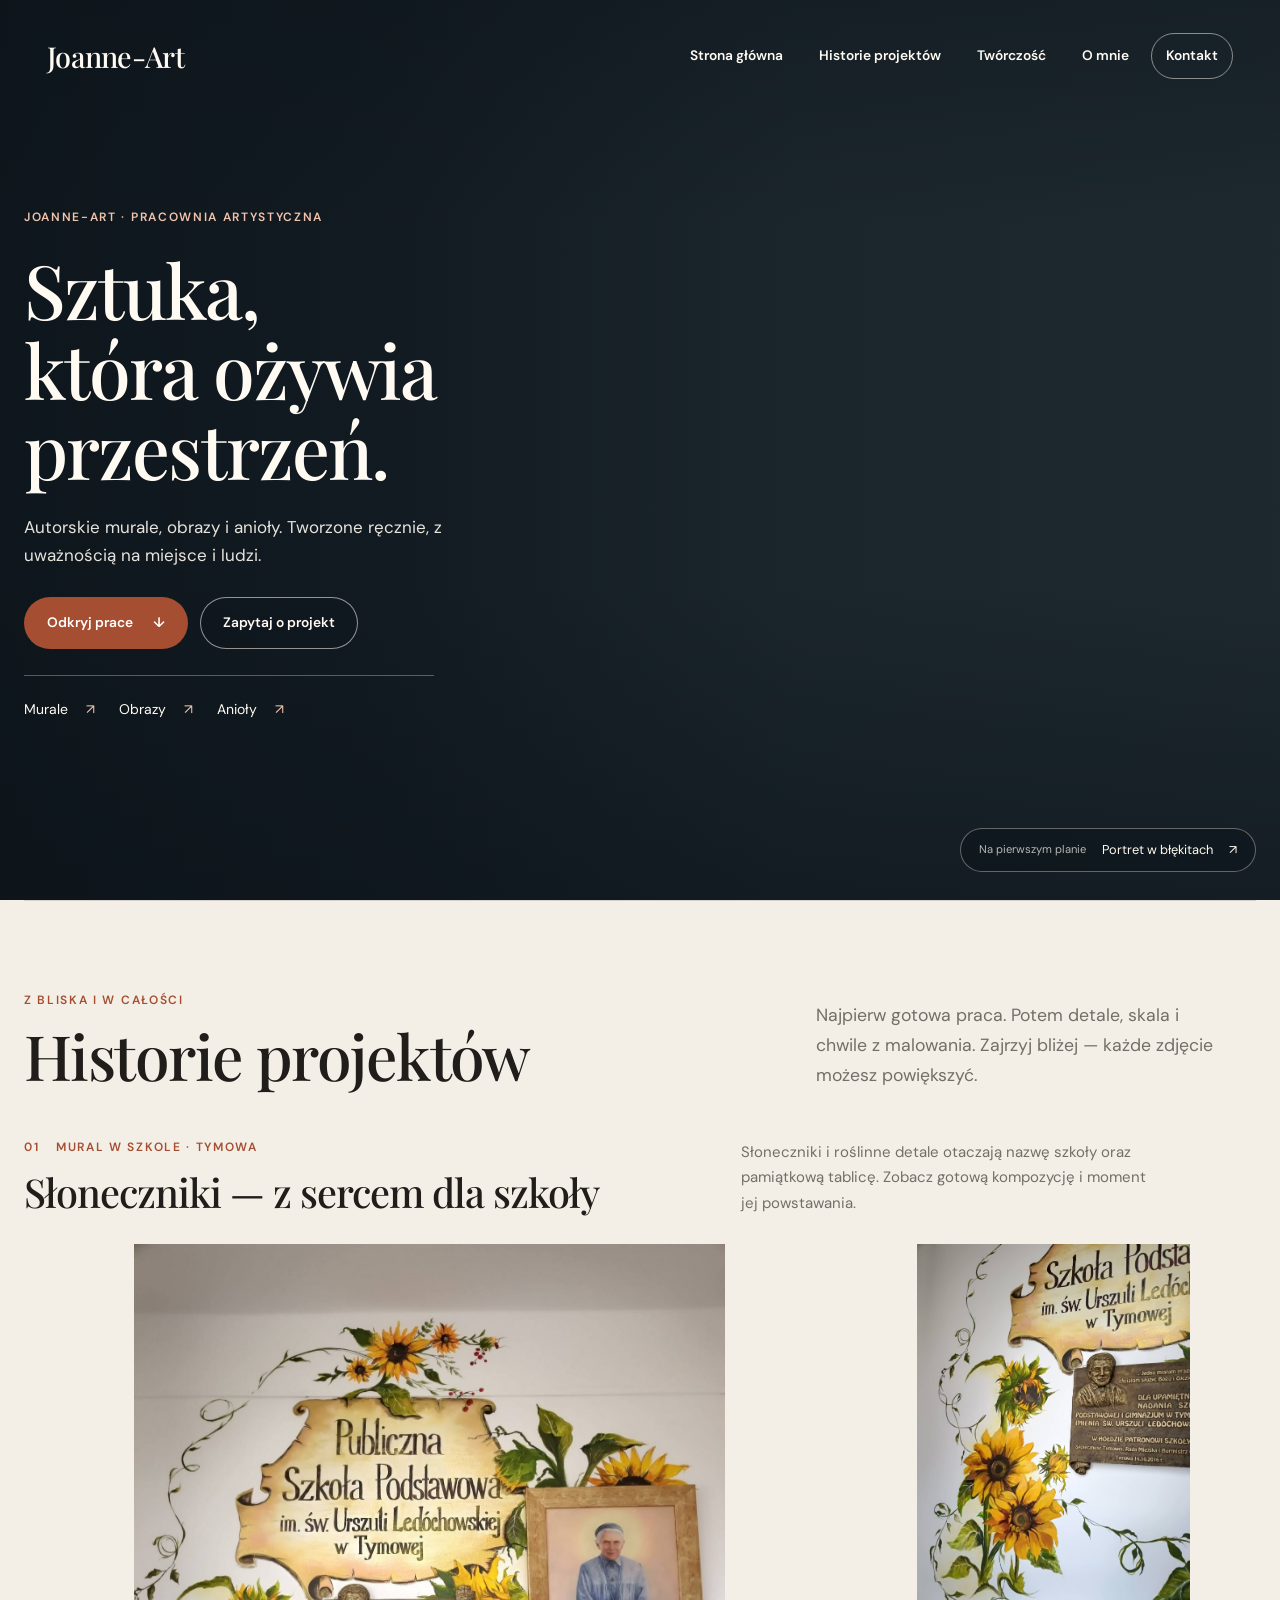
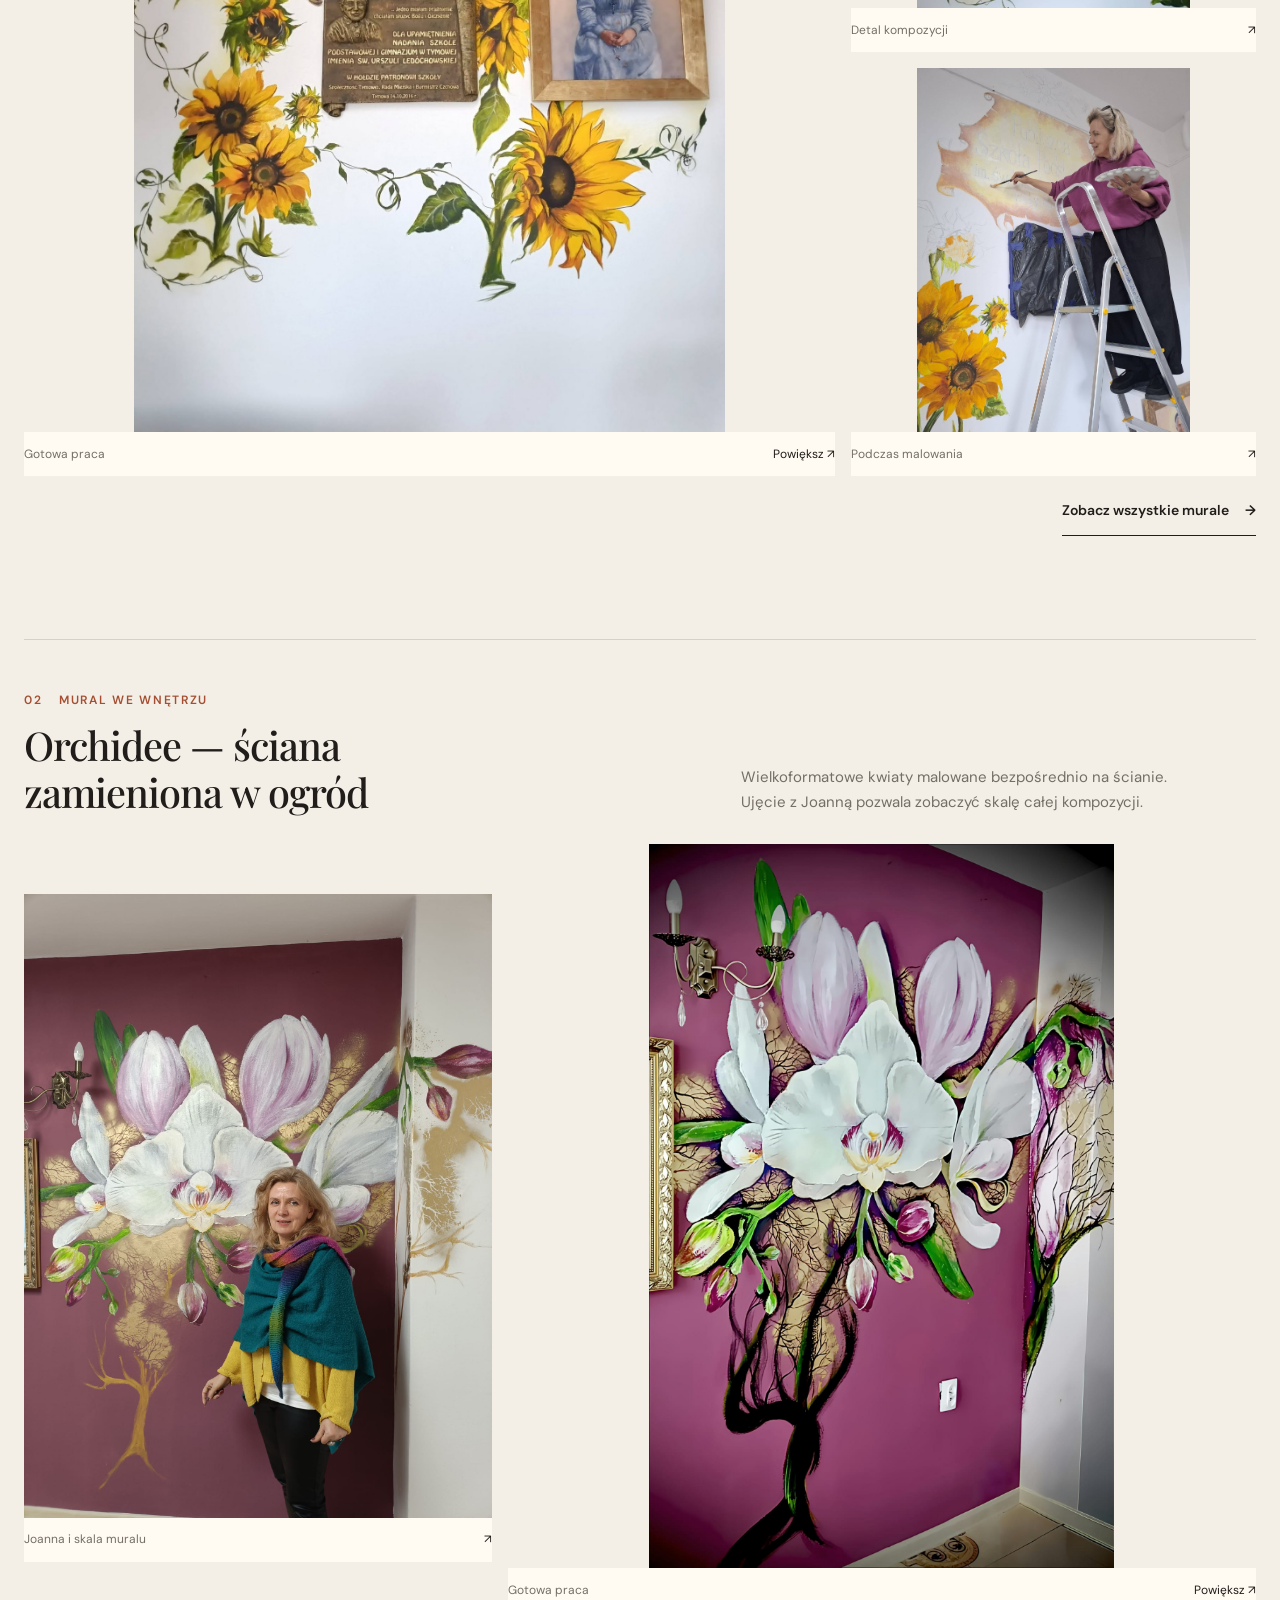
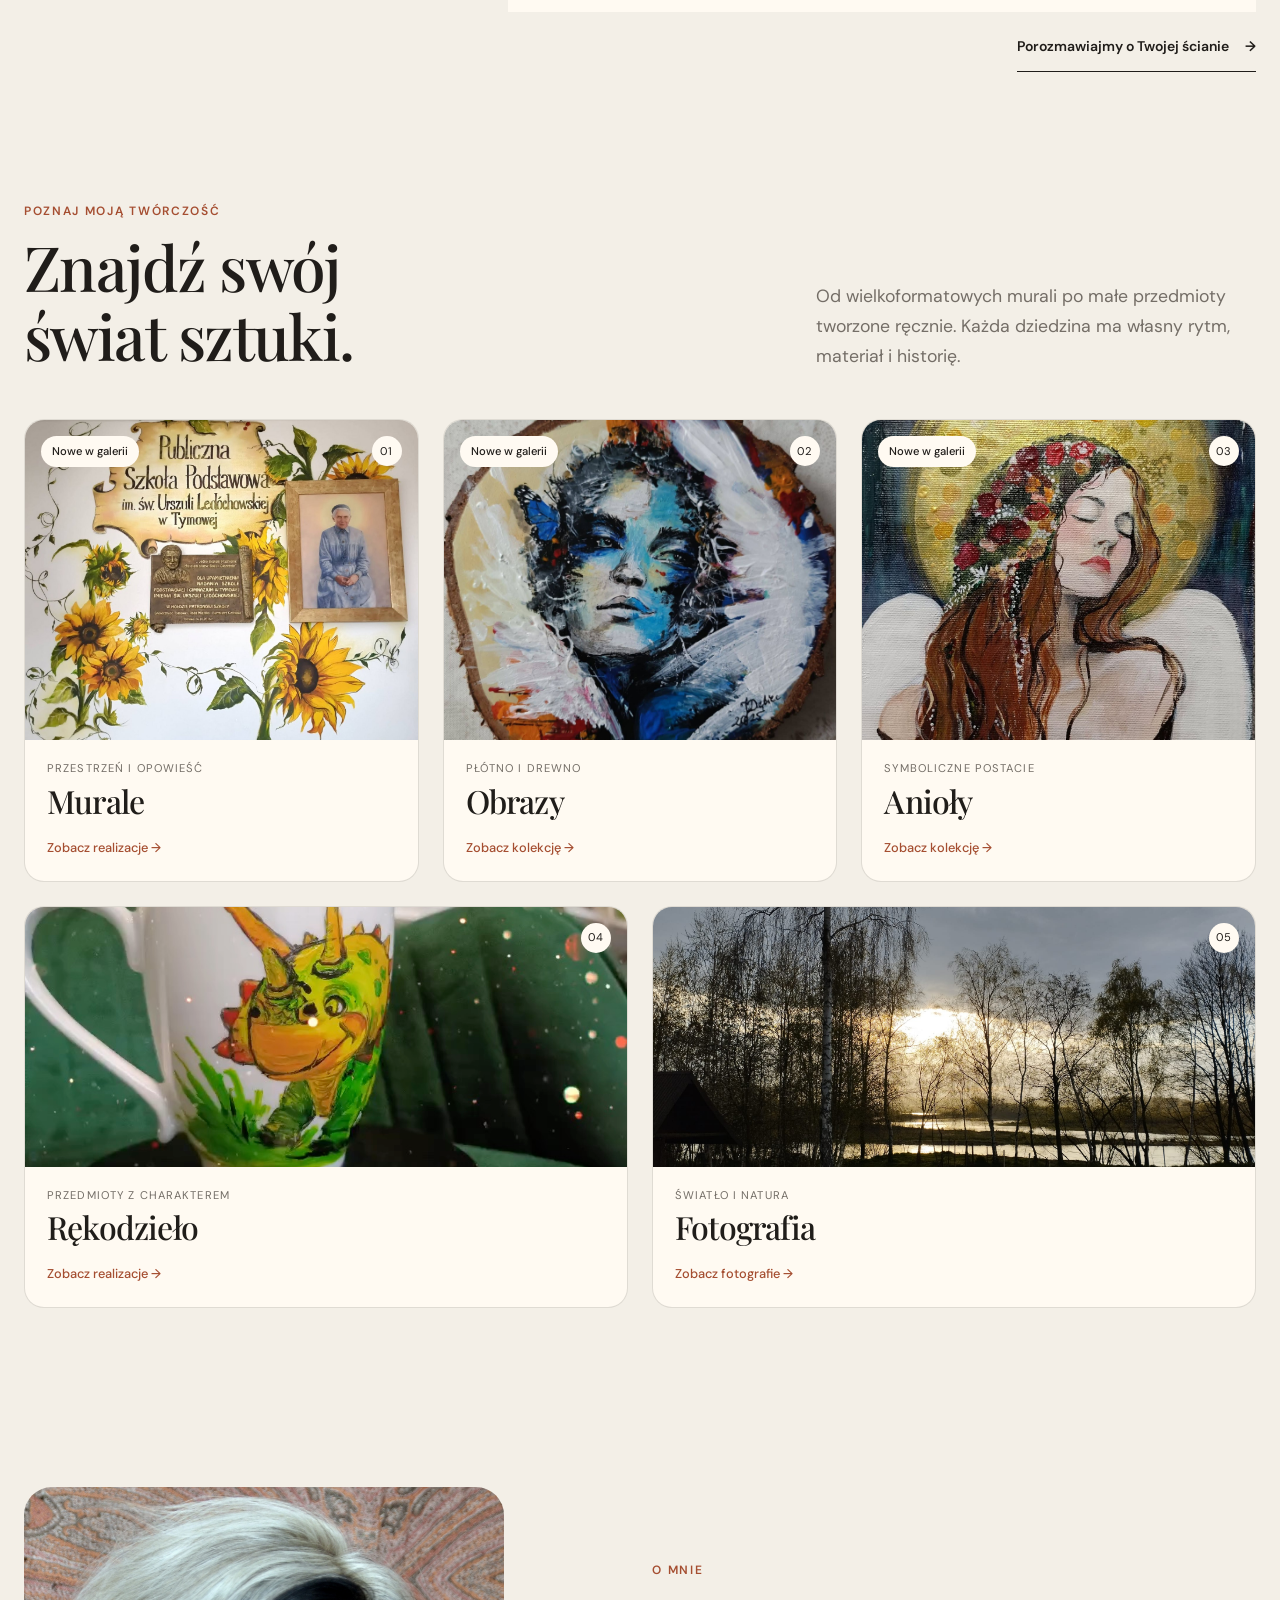
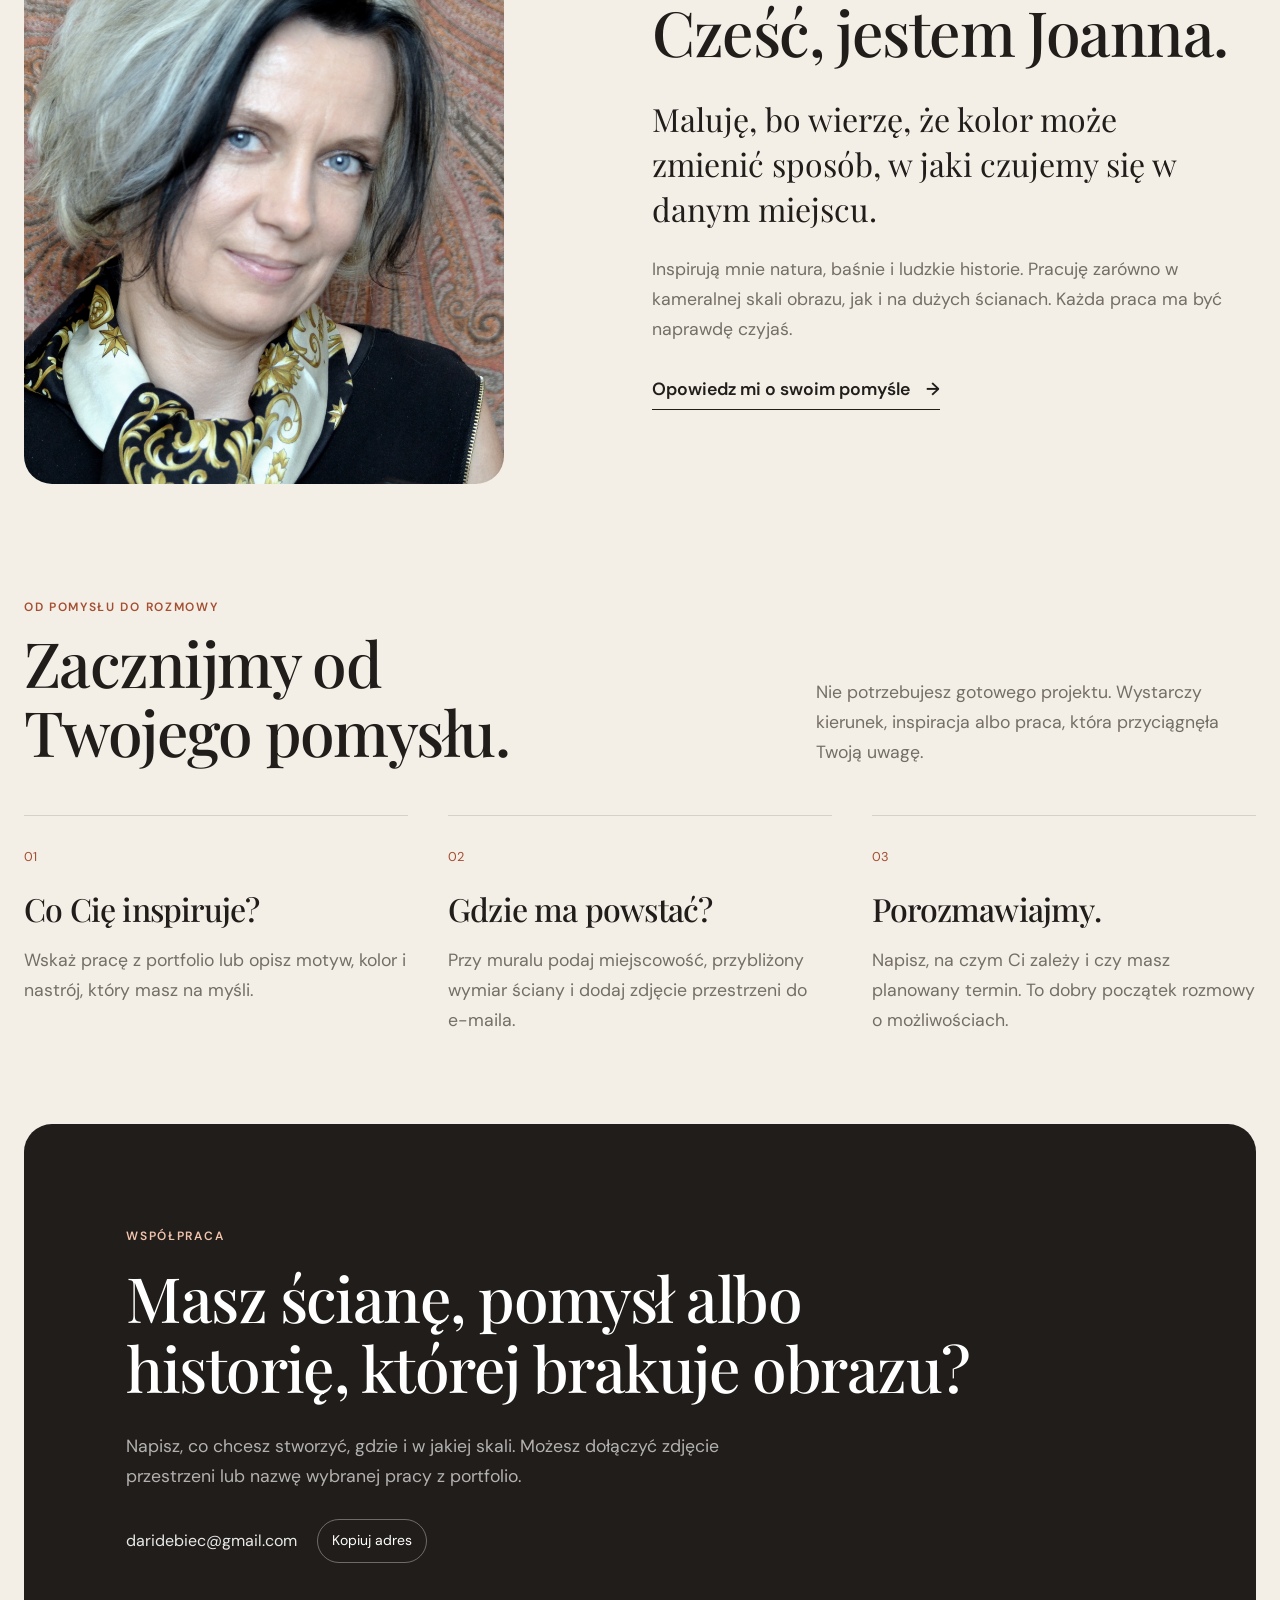
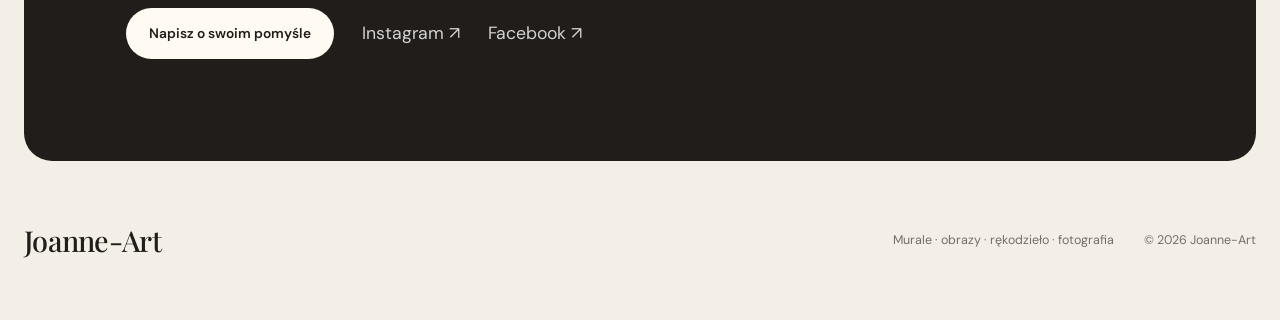
<file: index.html>
<!doctype html>
<html lang="pl">
<head>
  <meta charset="utf-8">
  <meta name="viewport" content="width=device-width, initial-scale=1">
  <meta name="description" content="Portfolio Joanne-Art: autorskie murale do wnętrz i ogrodów, obrazy na płótnie i drewnie, rękodzieło, anioły oraz fotografia artystyczna.">
  <meta name="author" content="Joanna — Joanne-Art">
  <meta name="robots" content="index, follow, max-image-preview:large">
  <meta name="theme-color" content="#f3efe7">
  <meta name="color-scheme" content="light">
  <meta name="application-name" content="Joanne-Art">
  <meta property="og:type" content="website">
  <meta property="og:locale" content="pl_PL">
  <meta property="og:site_name" content="Joanne-Art">
  <meta property="og:url" content="https://joanne-art.pl/">
  <meta property="og:title" content="Joanne-Art — sztuka, która ożywia przestrzeń">
  <meta property="og:description" content="Autorskie murale, obrazy, anioły, rękodzieło i fotografia Joanny.">
  <meta property="og:image" content="https://joanne-art.pl/assets/brand/social-preview.jpg">
  <meta property="og:image:width" content="1200">
  <meta property="og:image:height" content="630">
  <meta property="og:image:alt" content="Baśniowy mural autorstwa Joanne-Art">
  <meta name="twitter:card" content="summary_large_image">
  <meta name="twitter:title" content="Joanne-Art — sztuka, która ożywia przestrzeń">
  <meta name="twitter:description" content="Autorskie murale, obrazy, anioły, rękodzieło i fotografia Joanny.">
  <meta name="twitter:image" content="https://joanne-art.pl/assets/brand/social-preview.jpg">
  <title>Joanne-Art — sztuka, która ożywia przestrzeń</title>
  <link rel="canonical" href="https://joanne-art.pl/">
  <link rel="icon" href="favicon.ico" sizes="16x16 32x32">
  <link rel="apple-touch-icon" sizes="180x180" href="assets/brand/apple-touch-icon.png">
  <link rel="manifest" href="site.webmanifest">
  <link rel="preload" as="image" href="assets/obrazy/portret-w-blekitach.jpg" media="(min-width: 721px)" fetchpriority="high">
  <link rel="preload" as="image" href="assets/anioly/aniol-jesienny.jpg" media="(max-width: 720px)" fetchpriority="high">
  <link rel="preconnect" href="https://fonts.googleapis.com">
  <link rel="preconnect" href="https://fonts.gstatic.com" crossorigin>
  <link href="https://fonts.googleapis.com/css2?family=DM+Sans:wght@400;500;600&family=Playfair+Display:wght@500;600&display=swap" rel="stylesheet">
  <link rel="stylesheet" href="style.css?v=20261026-contact-final">
  <script type="application/ld+json">
  {
    "@context": "https://schema.org",
    "@type": "Person",
    "@id": "https://joanne-art.pl/#joanna",
    "name": "Joanna",
    "alternateName": "Joanne-Art",
    "jobTitle": "Artystka i muralistka",
    "url": "https://joanne-art.pl/",
    "image": "https://joanne-art.pl/assets/joanna.jpg",
    "email": "mailto:daridebiec@gmail.com",
    "sameAs": [
      "https://www.instagram.com/joannart_heart",
      "https://www.facebook.com/profile.php?id=100001669239038"
    ],
    "knowsAbout": ["murale", "malarstwo", "rękodzieło", "fotografia", "obrazy na drewnie"]
  }
  </script>
</head>
<body>
  <a class="skip-link" href="#main-content">Przejdź do treści</a>
  <header class="site-header">
    <a class="brand" href="#start" aria-label="Joanne-Art — strona główna">Joanne-Art</a>
    <nav class="nav" id="main-nav" aria-label="Główna nawigacja">
      <a href="#start"><span>01</span>Strona główna</a>
      <a href="#projekty"><span>02</span>Historie projektów</a>
      <a href="#tworczosc"><span>03</span>Twórczość</a>
      <a href="#o-mnie"><span>04</span>O mnie</a>
      <a class="nav-contact" href="#kontakt"><span>05</span>Kontakt</a>
    </nav>
    <button class="menu-button" type="button" aria-label="Otwórz menu" aria-controls="main-nav" aria-expanded="false">
      <span></span><span></span><span></span>
    </button>
  </header>

  <main id="main-content" tabindex="-1">
    <section class="hero hero-immersive" id="start">
      <picture class="hero-media">
        <source media="(max-width: 720px)" srcset="assets/anioly/aniol-jesienny.jpg">
        <img src="assets/obrazy/portret-w-blekitach.jpg" alt="Ręcznie malowana praca Joanne-Art wypełniająca pierwszy ekran" fetchpriority="high" decoding="async">
      </picture>
      <div class="hero-shade" aria-hidden="true"></div>
      <div class="hero-copy">
          <p class="eyebrow">Joanne-Art · pracownia artystyczna</p>
          <h1>Sztuka, która ożywia przestrzeń.</h1>
          <p class="hero-lead">Autorskie murale, obrazy i anioły. Tworzone ręcznie, z uważnością na miejsce i ludzi.</p>
          <div class="hero-actions">
            <a class="button primary" href="#projekty">Odkryj prace <span aria-hidden="true">↓</span></a>
            <a class="button outline" href="#kontakt">Zapytaj o projekt</a>
          </div>
          <div class="hero-shortcuts" aria-label="Popularne kategorie"><a href="murale.html">Murale <span aria-hidden="true">↗</span></a><a href="obrazy.html">Obrazy <span aria-hidden="true">↗</span></a><a href="anioly.html">Anioły <span aria-hidden="true">↗</span></a></div>
      </div>
      <a class="hero-work-link hero-work-desktop" href="obrazy.html"><span>Na pierwszym planie</span>Portret w błękitach <span aria-hidden="true">↗</span></a>
      <a class="hero-work-link hero-work-mobile" href="anioly.html"><span>Na pierwszym planie</span>Jesienny anioł <span aria-hidden="true">↗</span></a>
    </section>

    <section class="featured section-shell story-editorial" id="projekty">
      <div class="section-head"><div><p class="eyebrow">Z bliska i w całości</p><h2>Historie projektów</h2></div><p class="section-intro">Najpierw gotowa praca. Potem detale, skala i chwile z malowania. Zajrzyj bliżej — każde zdjęcie możesz powiększyć.</p></div>
      <article class="project-story" aria-labelledby="sloneczniki-title">
        <div class="project-copy">
          <div><p class="eyebrow"><span class="story-index">01</span> Mural w szkole · Tymowa</p><h3 id="sloneczniki-title">Słoneczniki — z sercem dla szkoły</h3></div>
          <p>Słoneczniki i roślinne detale otaczają nazwę szkoły oraz pamiątkową tablicę. Zobacz gotową kompozycję i moment jej powstawania.</p>
        </div>
        <div class="project-image story-gallery" aria-label="Zdjęcia projektu Słoneczniki dla szkoły">
          <a class="story-photo project-cover" href="assets/murale/sloneczniki-szkola-tymowa.jpg" data-project="sloneczniki" data-title="Słoneczniki dla szkoły w Tymowej — gotowy mural"><img src="assets/murale/sloneczniki-szkola-tymowa.jpg" alt="Gotowy mural ze słonecznikami i nazwą szkoły w Tymowej" width="1350" height="1800" loading="lazy" decoding="async"><span class="story-caption"><span>Gotowa praca</span><span>Powiększ ↗</span></span></a>
          <div class="story-details">
            <a class="story-photo" href="assets/murale/sloneczniki-szkola-detal.jpg" data-project="sloneczniki" data-title="Słoneczniki dla szkoły w Tymowej — detal z tablicą"><img src="assets/murale/sloneczniki-szkola-detal.jpg" alt="Słoneczniki wokół pamiątkowej tablicy" width="1350" height="1800" loading="lazy" decoding="async"><span class="story-caption"><span>Detal kompozycji</span><span aria-hidden="true">↗</span></span></a>
            <a class="story-photo" href="assets/murale/sloneczniki-szkola-w-trakcie.jpg" data-project="sloneczniki" data-title="Słoneczniki dla szkoły w Tymowej — podczas malowania"><img src="assets/murale/sloneczniki-szkola-w-trakcie.jpg" alt="Joanna malująca mural na szkolnej ścianie" width="1350" height="1800" loading="lazy" decoding="async"><span class="story-caption"><span>Podczas malowania</span><span aria-hidden="true">↗</span></span></a>
          </div>
        </div>
        <div class="story-cta"><a class="text-link" href="murale.html">Zobacz wszystkie murale <span>→</span></a></div>
      </article>
      <article class="project-story reverse" aria-labelledby="orchidee-title">
        <div class="project-copy">
          <div><p class="eyebrow"><span class="story-index">02</span> Mural we wnętrzu</p><h3 id="orchidee-title">Orchidee — ściana zamieniona w ogród</h3></div>
          <p>Wielkoformatowe kwiaty malowane bezpośrednio na ścianie. Ujęcie z Joanną pozwala zobaczyć skalę całej kompozycji.</p>
        </div>
        <div class="project-image story-gallery" aria-label="Zdjęcia projektu Orchidee">
          <a class="story-photo project-cover" href="assets/murale/orchidee-gotowy-mural.jpg" data-project="orchidee" data-title="Orchidee — gotowy mural"><img src="assets/murale/orchidee-gotowy-mural.jpg" alt="Gotowy mural z białymi orchideami" width="1316" height="2048" loading="lazy" decoding="async"><span class="story-caption"><span>Gotowa praca</span><span>Powiększ ↗</span></span></a>
          <div class="story-details">
            <a class="story-photo" href="assets/murale/orchidee-z-artystka.jpg" data-project="orchidee" data-title="Orchidee — z artystką"><img src="assets/murale/orchidee-z-artystka.jpg" alt="Joanna przy muralu orchidei, pokazująca skalę malowidła" width="1536" height="2048" loading="lazy" decoding="async"><span class="story-caption"><span>Joanna i skala muralu</span><span aria-hidden="true">↗</span></span></a>
          </div>
        </div>
        <div class="story-cta"><a class="text-link" href="#kontakt">Porozmawiajmy o Twojej ścianie <span>→</span></a></div>
      </article>
    </section>

    <section class="disciplines section-shell" id="tworczosc">
      <div class="section-head">
        <div><p class="eyebrow">Poznaj moją twórczość</p><h2>Znajdź swój<br>świat sztuki.</h2></div>
        <p class="section-intro">Od wielkoformatowych murali po małe przedmioty tworzone ręcznie. Każda dziedzina ma własny rytm, materiał i historię.</p>
      </div>
      <div class="discipline-grid">
        <a class="discipline-card large" href="murale.html"><img src="assets/murale/sloneczniki-szkola-tymowa.jpg" alt="Mural ze słonecznikami dla szkoły w Tymowej" loading="lazy" decoding="async"><span class="discipline-badge">Nowe w galerii</span><span class="discipline-number">01</span><div><p>Przestrzeń i opowieść</p><h3>Murale</h3><span>Zobacz realizacje →</span></div></a>
        <a class="discipline-card cover-portrait" href="obrazy.html"><img src="assets/obrazy/portret-w-blekitach.jpg" alt="Portret w błękitach na drewnie" loading="lazy" decoding="async"><span class="discipline-badge">Nowe w galerii</span><span class="discipline-number">02</span><div><p>Płótno i drewno</p><h3>Obrazy</h3><span>Zobacz kolekcję →</span></div></a>
        <a class="discipline-card cover-angel" href="anioly.html"><img src="assets/anioly/aniol-jesienny.jpg" alt="Jesienny anioł w kwiatowym wianku" loading="lazy" decoding="async"><span class="discipline-badge">Nowe w galerii</span><span class="discipline-number">03</span><div><p>Symboliczne postacie</p><h3>Anioły</h3><span>Zobacz kolekcję →</span></div></a>
        <a class="discipline-card" href="rekodzielo.html"><img src="assets/rekodzielo/kubek-smok.jpg" alt="Ręcznie wykonany kubek ze smokiem" loading="lazy" decoding="async"><span class="discipline-number">04</span><div><p>Przedmioty z charakterem</p><h3>Rękodzieło</h3><span>Zobacz realizacje →</span></div></a>
        <a class="discipline-card large" href="fotografia.html"><img src="assets/fotografia/zimowy-zachod.jpg" alt="Zimowy zachód słońca" loading="lazy" decoding="async"><span class="discipline-number">05</span><div><p>Światło i natura</p><h3>Fotografia</h3><span>Zobacz fotografie →</span></div></a>
      </div>
    </section>

    <section class="about section-shell" id="o-mnie">
      <div class="about-image"><img src="assets/joanna.jpg" alt="Joanna — artystka Joanne-Art" width="1820" height="2264" loading="lazy"></div>
      <div class="about-copy"><p class="eyebrow">O mnie</p><h2>Cześć, jestem Joanna.</h2><p class="about-lead">Maluję, bo wierzę, że kolor może zmienić sposób, w jaki czujemy się w danym miejscu.</p><p>Inspirują mnie natura, baśnie i ludzkie historie. Pracuję zarówno w kameralnej skali obrazu, jak i na dużych ścianach. Każda praca ma być naprawdę czyjaś.</p><a class="text-link" href="#kontakt">Opowiedz mi o swoim pomyśle <span>→</span></a></div>
    </section>

    <section class="collaboration section-shell" aria-labelledby="collaboration-title">
      <div class="section-head">
        <div><p class="eyebrow">Od pomysłu do rozmowy</p><h2 id="collaboration-title">Zacznijmy od Twojego pomysłu.</h2></div>
        <p class="section-intro">Nie potrzebujesz gotowego projektu. Wystarczy kierunek, inspiracja albo praca, która przyciągnęła Twoją uwagę.</p>
      </div>
      <ol class="collaboration-steps">
        <li><span aria-hidden="true">01</span><h3>Co Cię inspiruje?</h3><p>Wskaż pracę z portfolio lub opisz motyw, kolor i nastrój, który masz na myśli.</p></li>
        <li><span aria-hidden="true">02</span><h3>Gdzie ma powstać?</h3><p>Przy muralu podaj miejscowość, przybliżony wymiar ściany i dodaj zdjęcie przestrzeni do e-maila.</p></li>
        <li><span aria-hidden="true">03</span><h3>Porozmawiajmy.</h3><p>Napisz, na czym Ci zależy i czy masz planowany termin. To dobry początek rozmowy o możliwościach.</p></li>
      </ol>
    </section>

    <section class="contact section-shell" id="kontakt">
      <p class="eyebrow light">Współpraca</p><h2>Masz ścianę, pomysł albo historię, której brakuje obrazu?</h2><p>Napisz, co chcesz stworzyć, gdzie i w jakiej skali. Możesz dołączyć zdjęcie przestrzeni lub nazwę wybranej pracy z portfolio.</p>
      <p class="contact-email">daridebiec@gmail.com <button class="copy-email" type="button" data-copy-email="daridebiec@gmail.com">Kopiuj adres</button></p>
      <p class="copy-status" role="status" aria-live="polite"></p>
      <div class="contact-links"><a class="button pale" href="mailto:daridebiec@gmail.com?subject=Zapytanie%20o%20projekt%20Joanne-Art">Napisz o swoim pomyśle</a><a href="https://www.instagram.com/joannart_heart" target="_blank" rel="noreferrer">Instagram ↗</a><a href="https://www.facebook.com/profile.php?id=100001669239038" target="_blank" rel="noreferrer">Facebook ↗</a></div>
    </section>
  </main>

  <footer class="footer section-shell"><a class="brand" href="#start">Joanne-Art</a><p>Murale · obrazy · rękodzieło · fotografia</p><p>© 2026 Joanne-Art</p></footer>

  <div class="lightbox" role="dialog" aria-modal="true" aria-label="Zdjęcia projektu" aria-hidden="true"><button class="lightbox-close" type="button" aria-label="Zamknij podgląd">×</button><button class="lightbox-arrow prev" type="button" aria-label="Poprzednie zdjęcie">‹</button><img alt=""><button class="lightbox-arrow next" type="button" aria-label="Następne zdjęcie">›</button><p class="lightbox-caption"></p></div>
  <script src="ui.js?v=20261026-contact-final"></script>
  <script src="script.js?v=20261011"></script>
</body>
</html>
</file>
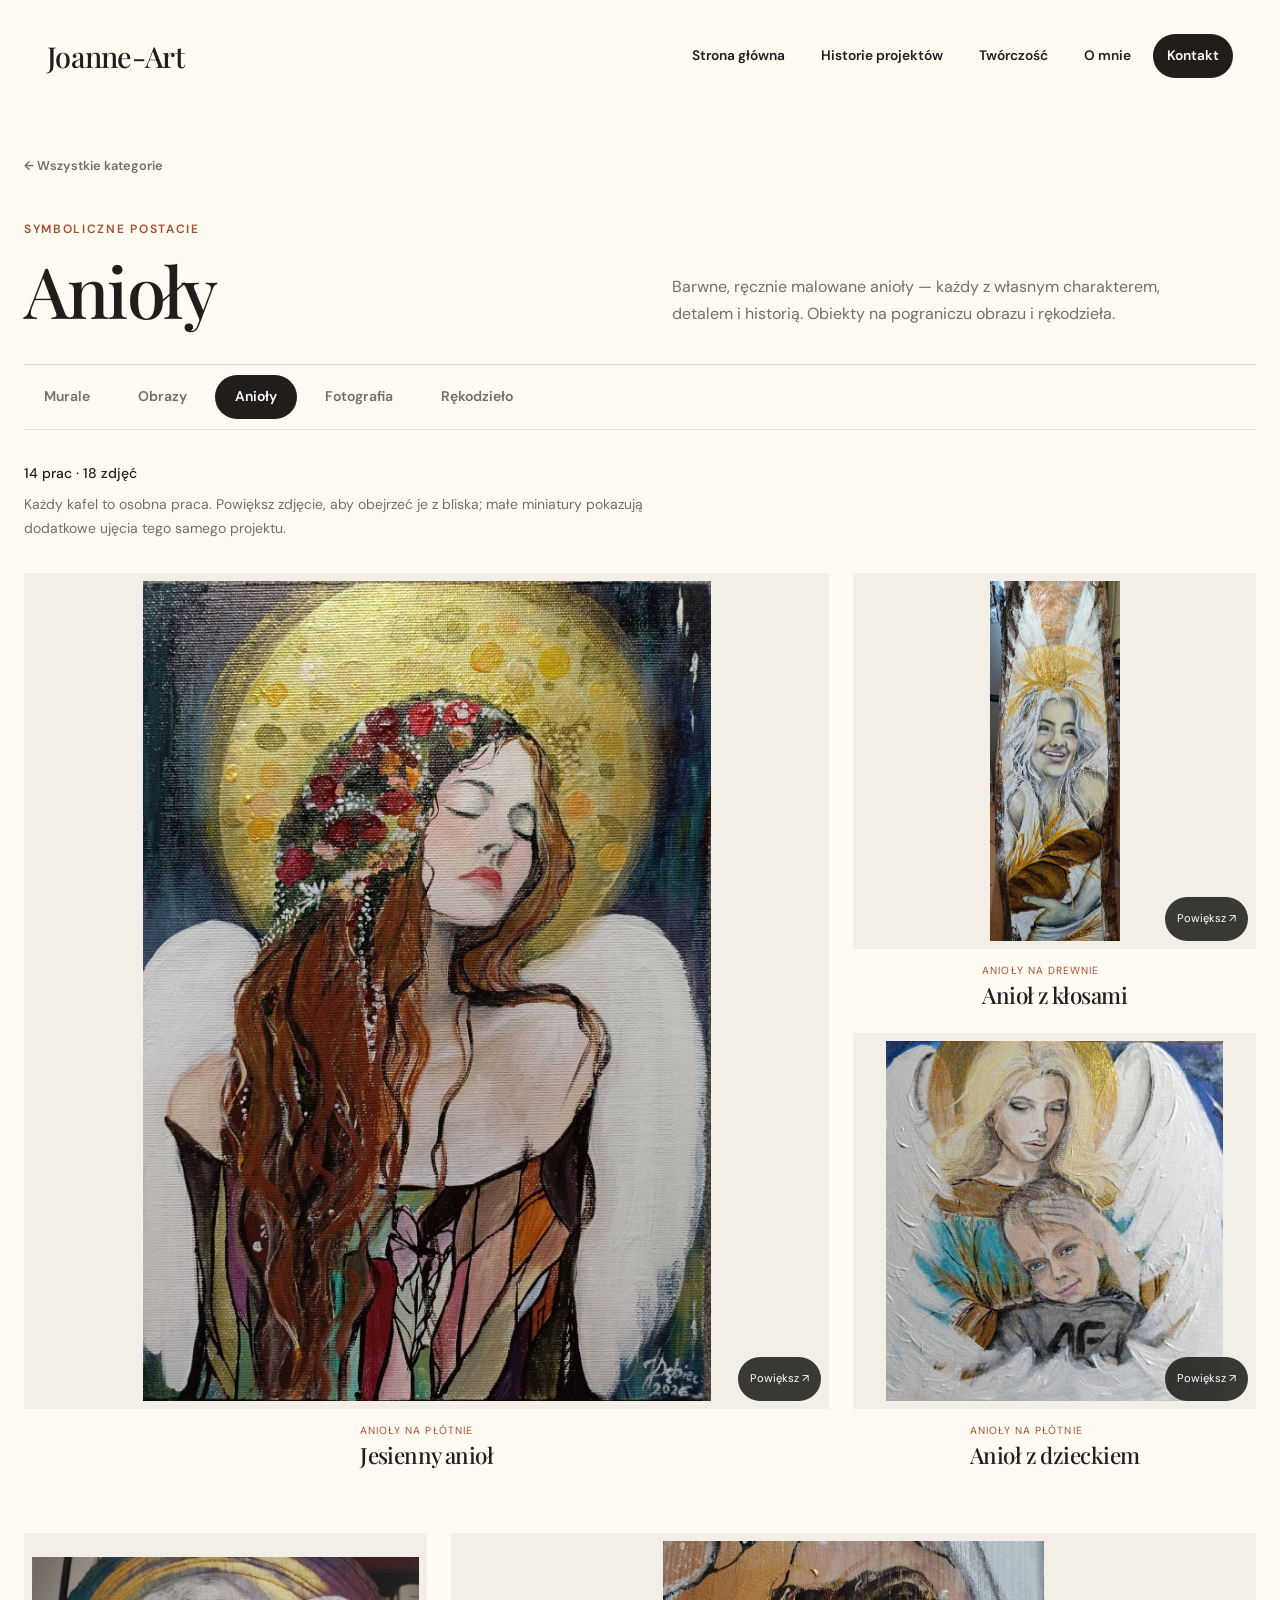
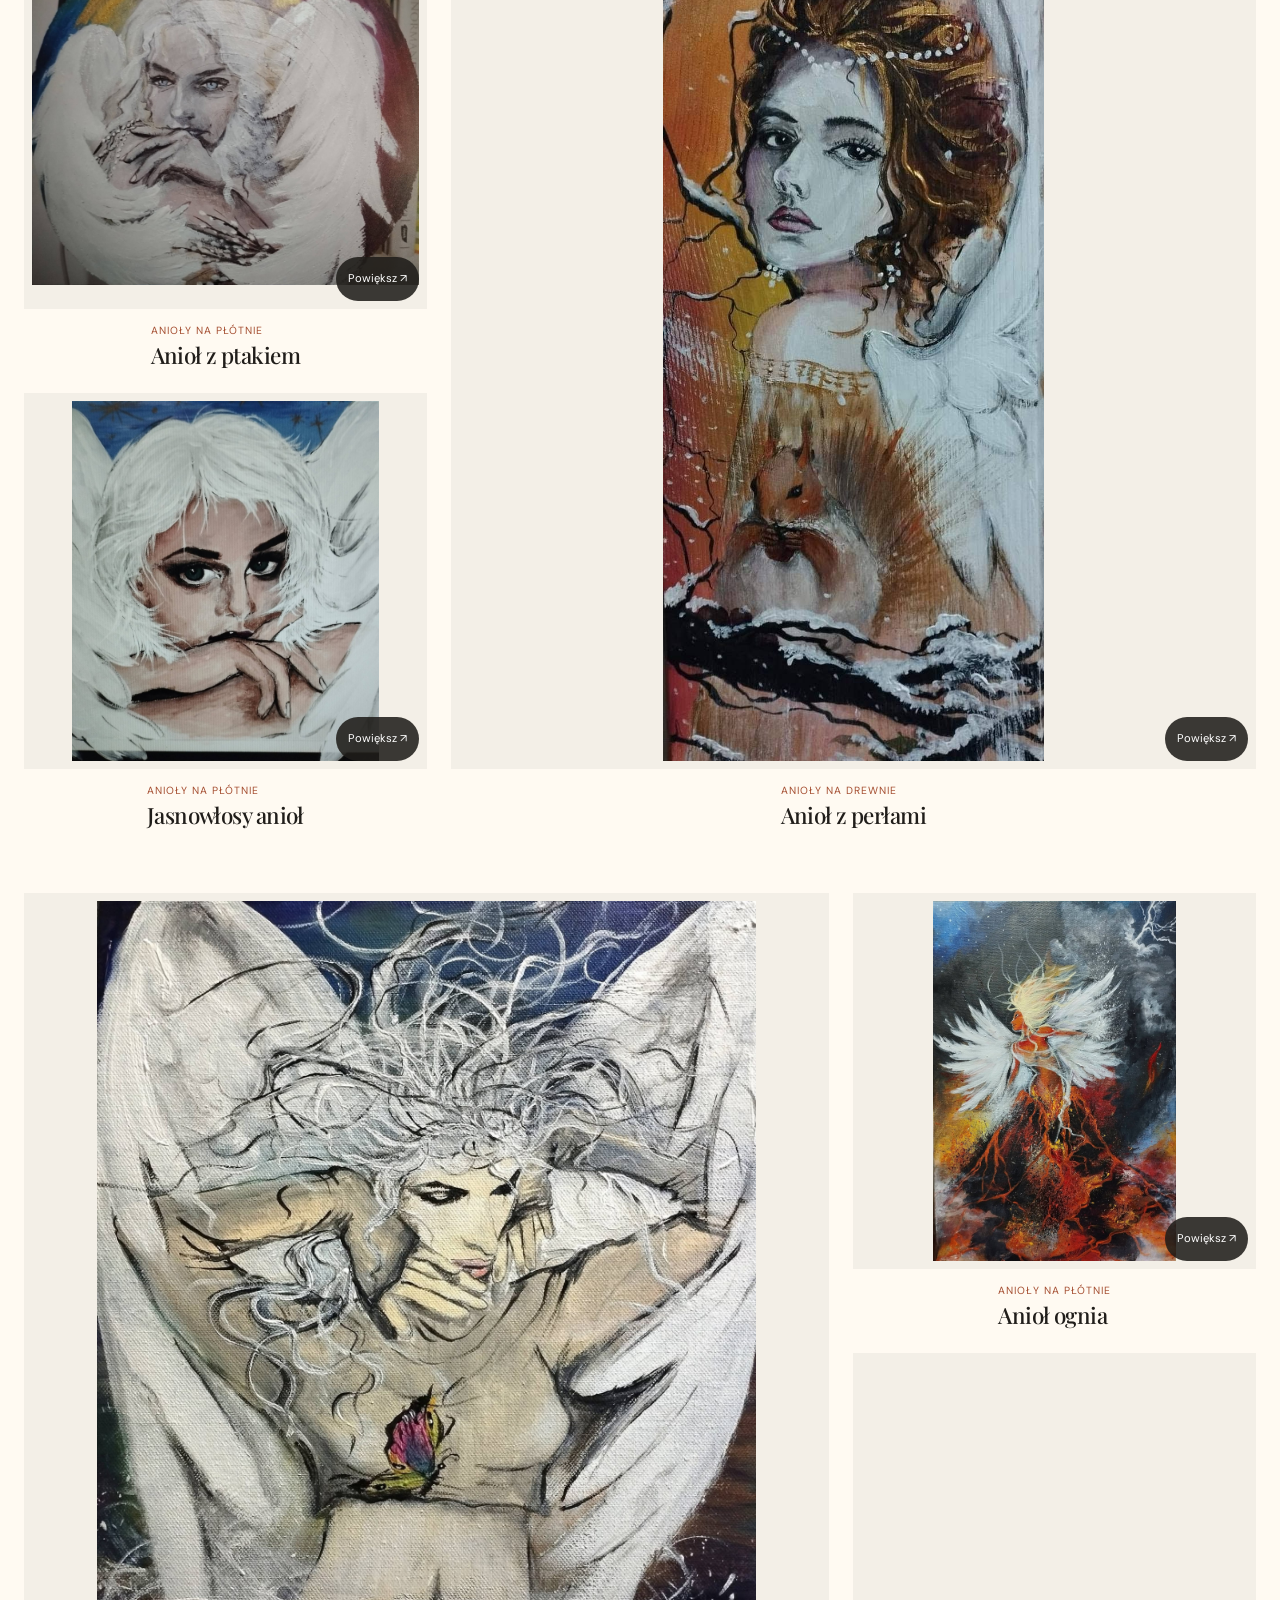
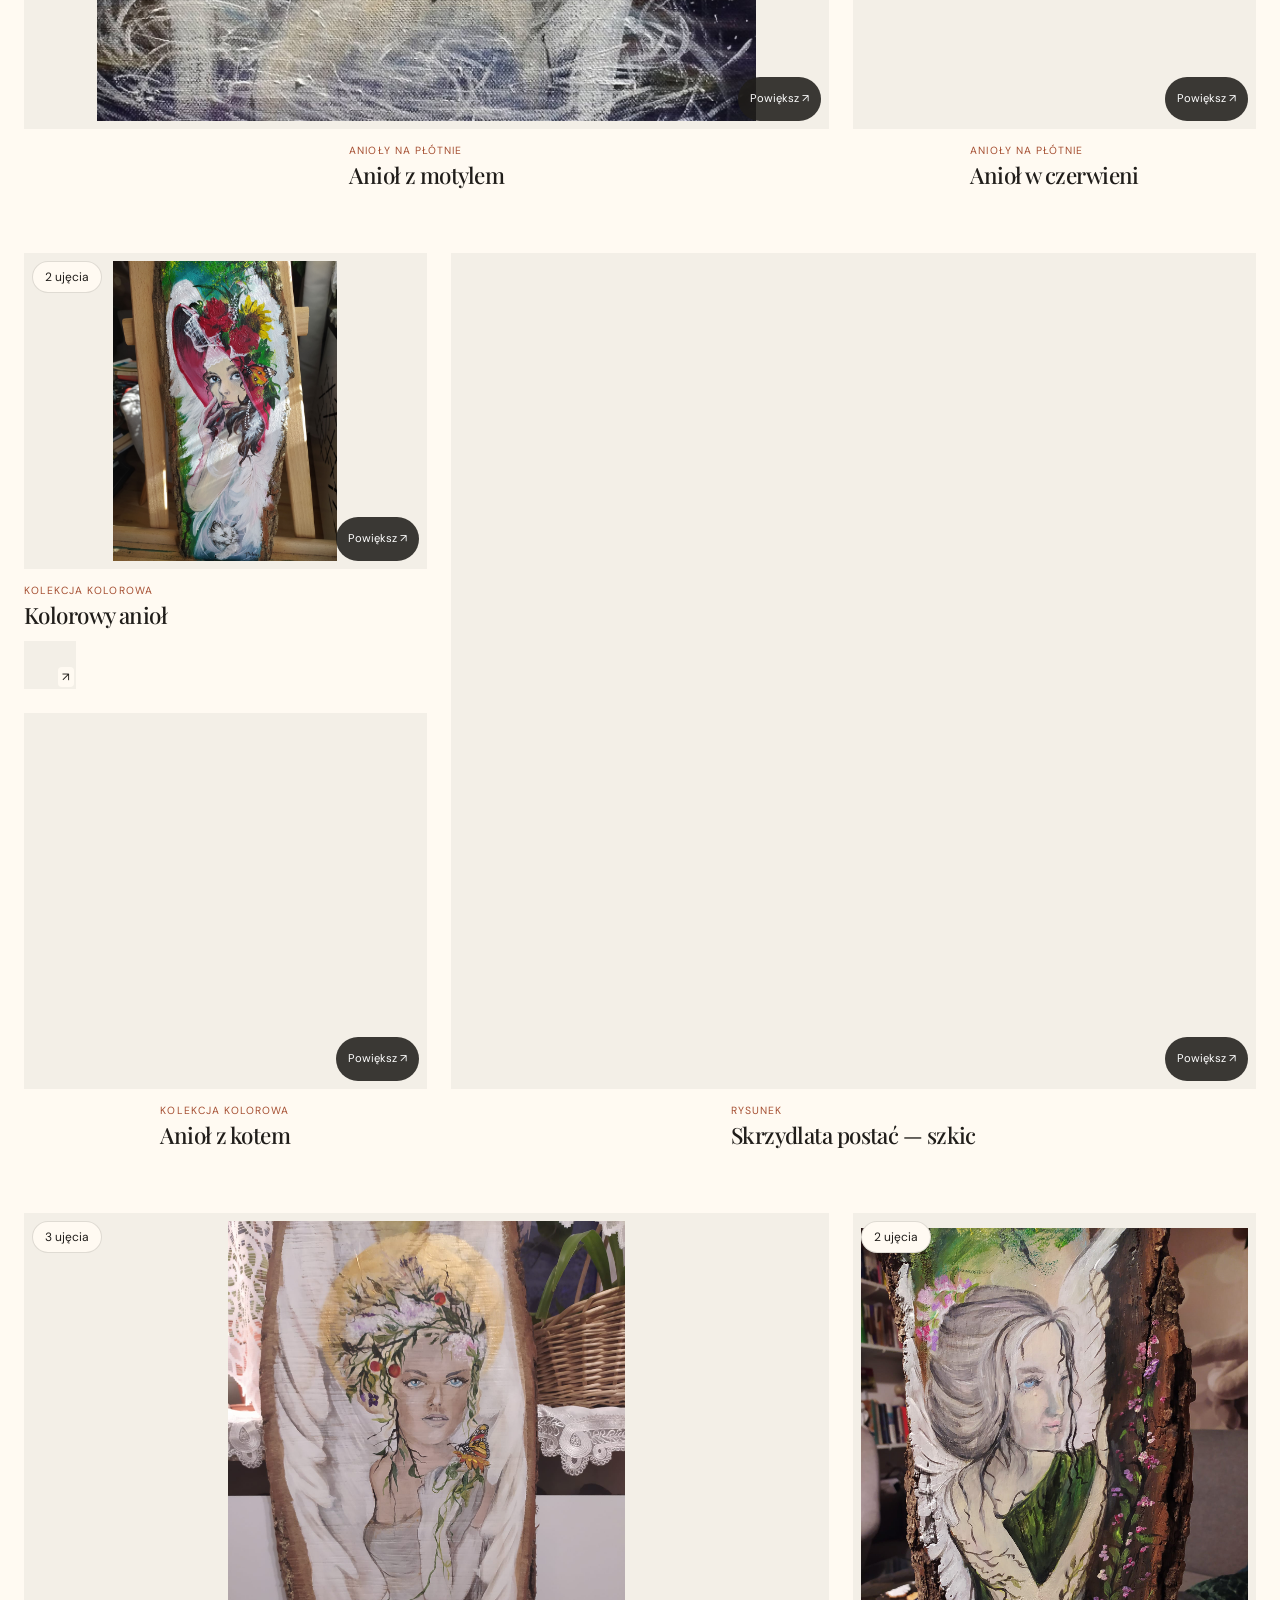
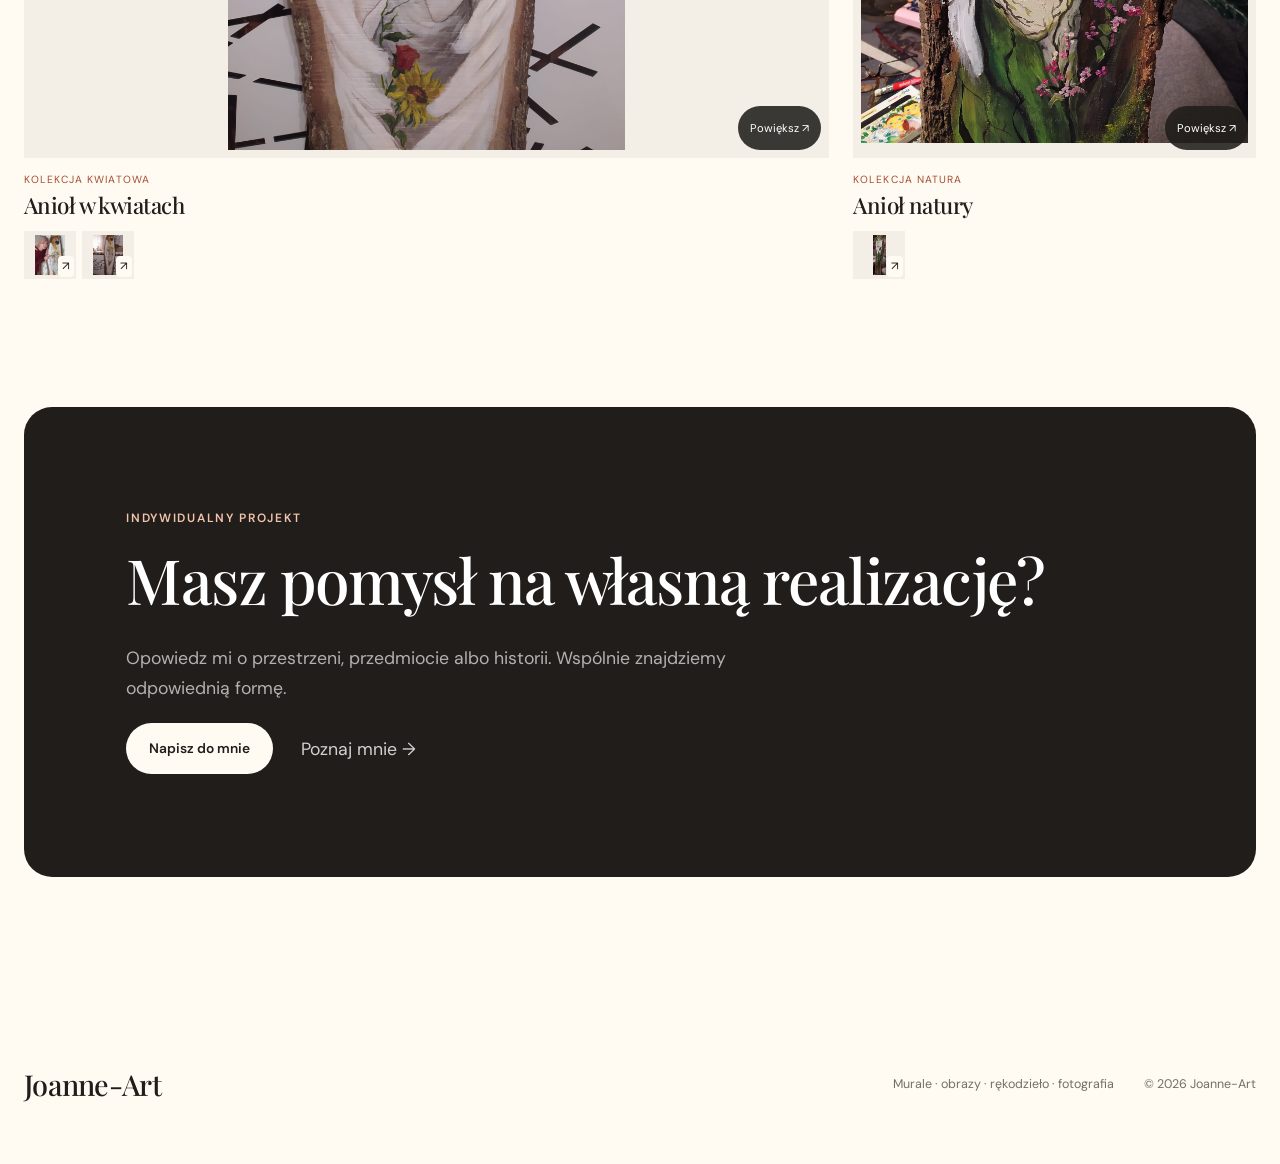
<file: anioly.html>
<!doctype html>
<html lang="pl">
<head>
  <meta charset="utf-8">
  <meta name="viewport" content="width=device-width, initial-scale=1">
  <meta name="description" content="Ręcznie malowane anioły Joanne-Art — kolorowe, kwiatowe i inspirowane naturą unikatowe dekoracje artystyczne.">
  <meta name="author" content="Joanna — Joanne-Art">
  <meta name="robots" content="index, follow, max-image-preview:large">
  <meta name="theme-color" content="#fffaf2">
  <meta name="color-scheme" content="light">
  <meta name="application-name" content="Joanne-Art">
  <meta property="og:type" content="website">
  <meta property="og:locale" content="pl_PL">
  <meta property="og:site_name" content="Joanne-Art">
  <meta property="og:url" content="https://joanne-art.pl/anioly.html">
  <meta property="og:title" content="Ręcznie malowane anioły — Joanne-Art">
  <meta property="og:description" content="Barwne anioły z własnym charakterem, detalem i historią.">
  <meta property="og:image" content="https://joanne-art.pl/assets/anioly/aniol-kolorowy.jpg">
  <meta property="og:image:alt" content="Kolorowy anioł autorstwa Joanne-Art">
  <meta name="twitter:card" content="summary_large_image">
  <meta name="twitter:title" content="Ręcznie malowane anioły — Joanne-Art">
  <meta name="twitter:description" content="Barwne anioły z własnym charakterem, detalem i historią.">
  <meta name="twitter:image" content="https://joanne-art.pl/assets/anioly/aniol-kolorowy.jpg">
  <title>Ręcznie malowane anioły i dekoracje | Joanne-Art</title>
  <link rel="canonical" href="https://joanne-art.pl/anioly.html">
  <link rel="icon" href="favicon.ico" sizes="16x16 32x32">
  <link rel="apple-touch-icon" sizes="180x180" href="assets/brand/apple-touch-icon.png">
  <link rel="manifest" href="site.webmanifest">
  <link rel="preconnect" href="https://fonts.googleapis.com">
  <link rel="preconnect" href="https://fonts.gstatic.com" crossorigin>
  <link href="https://fonts.googleapis.com/css2?family=DM+Sans:wght@400;500;600&family=Playfair+Display:wght@500;600&display=swap" rel="stylesheet">
  <link rel="stylesheet" href="style.css?v=20261026-contact-final">
</head>
<body class="category-page" data-category="anioly">
  <a class="skip-link" href="#main-content">Przejdź do treści</a>
  <header class="site-header category-header">
    <a class="brand" href="index.html" aria-label="Joanne-Art — strona główna">Joanne-Art</a>
    <nav class="nav" id="main-nav" aria-label="Główna nawigacja">
      <a href="index.html#start"><span>01</span>Strona główna</a>
      <a href="index.html#projekty"><span>02</span>Historie projektów</a>
      <a href="index.html#tworczosc"><span>03</span>Twórczość</a>
      <a href="index.html#o-mnie"><span>04</span>O mnie</a>
      <a class="nav-contact" href="index.html#kontakt"><span>05</span>Kontakt</a>
    </nav>
    <button class="menu-button" type="button" aria-label="Otwórz menu" aria-controls="main-nav" aria-expanded="false"><span></span><span></span><span></span></button>
  </header>

  <main id="main-content" tabindex="-1">
    <section class="category-hero section-shell">
      <a class="back-link" href="index.html#tworczosc">← Wszystkie kategorie</a>
      <p class="eyebrow" id="category-kicker">Twórczość Joanne-Art</p>
      <h1 id="category-title">Anioły</h1>
      <p id="category-description">Barwne, ręcznie malowane anioły — każdy z własnym charakterem, detalem i historią. Obiekty na pograniczu obrazu i rękodzieła.</p>

    </section>
      <nav class="category-switcher section-shell" id="category-switcher" aria-label="Wybierz kategorię">
        <a href="murale.html">Murale</a><a href="obrazy.html">Obrazy</a><a href="anioly.html">Anioły</a><a href="rekodzielo.html">Rękodzieło</a><a href="fotografia.html">Fotografia</a>
      </nav>
    <section class="category-gallery section-shell" aria-label="Galeria prac">
      <p class="category-count" id="category-count" role="status">Prace z kolekcji</p>
      <p class="gallery-hint">Wybierz zdjęcie, aby zobaczyć je w całości.</p>
      <div class="category-grid" id="category-grid"></div>
    </section>
    <section class="contact section-shell category-contact">
      <p class="eyebrow light">Indywidualny projekt</p>
      <h2>Masz pomysł na własną realizację?</h2>
      <p>Opowiedz mi o przestrzeni, przedmiocie albo historii. Wspólnie znajdziemy odpowiednią formę.</p>
      <div class="contact-links"><a class="button pale" href="mailto:daridebiec@gmail.com">Napisz do mnie</a><a href="index.html#o-mnie">Poznaj mnie →</a></div>
    </section>
  </main>

  <footer class="footer section-shell"><a class="brand" href="index.html">Joanne-Art</a><p>Murale · obrazy · rękodzieło · fotografia</p><p>© 2026 Joanne-Art</p></footer>
  <div class="lightbox" role="dialog" aria-modal="true" aria-label="Podgląd pracy" aria-hidden="true"><button class="lightbox-close" type="button" aria-label="Zamknij podgląd">×</button><button class="lightbox-arrow prev" type="button" aria-label="Poprzednie zdjęcie">‹</button><img alt=""><button class="lightbox-arrow next" type="button" aria-label="Następne zdjęcie">›</button><p class="lightbox-caption"></p></div>
  <script src="ui.js?v=20261026-contact-final"></script>
  <script src="category.js?v=20261026-contact-final"></script>
</body>
</html>
</file>
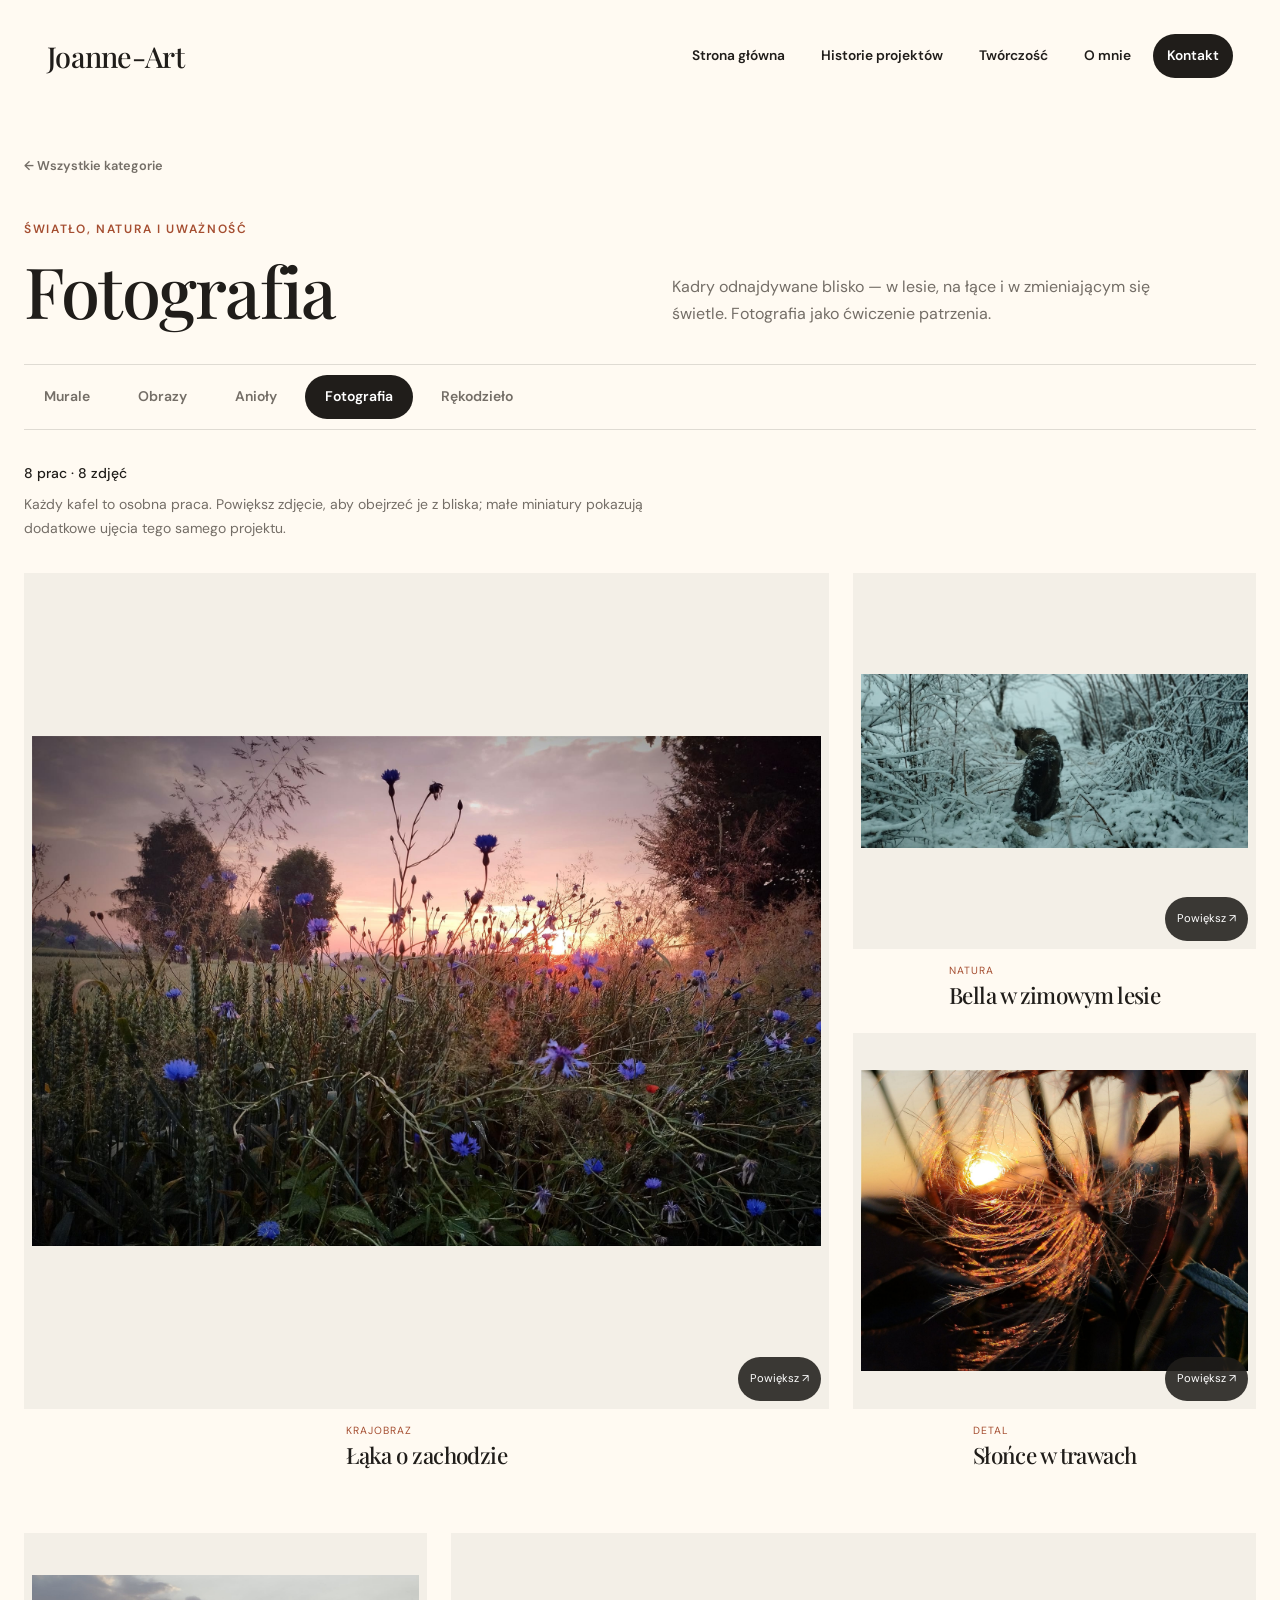
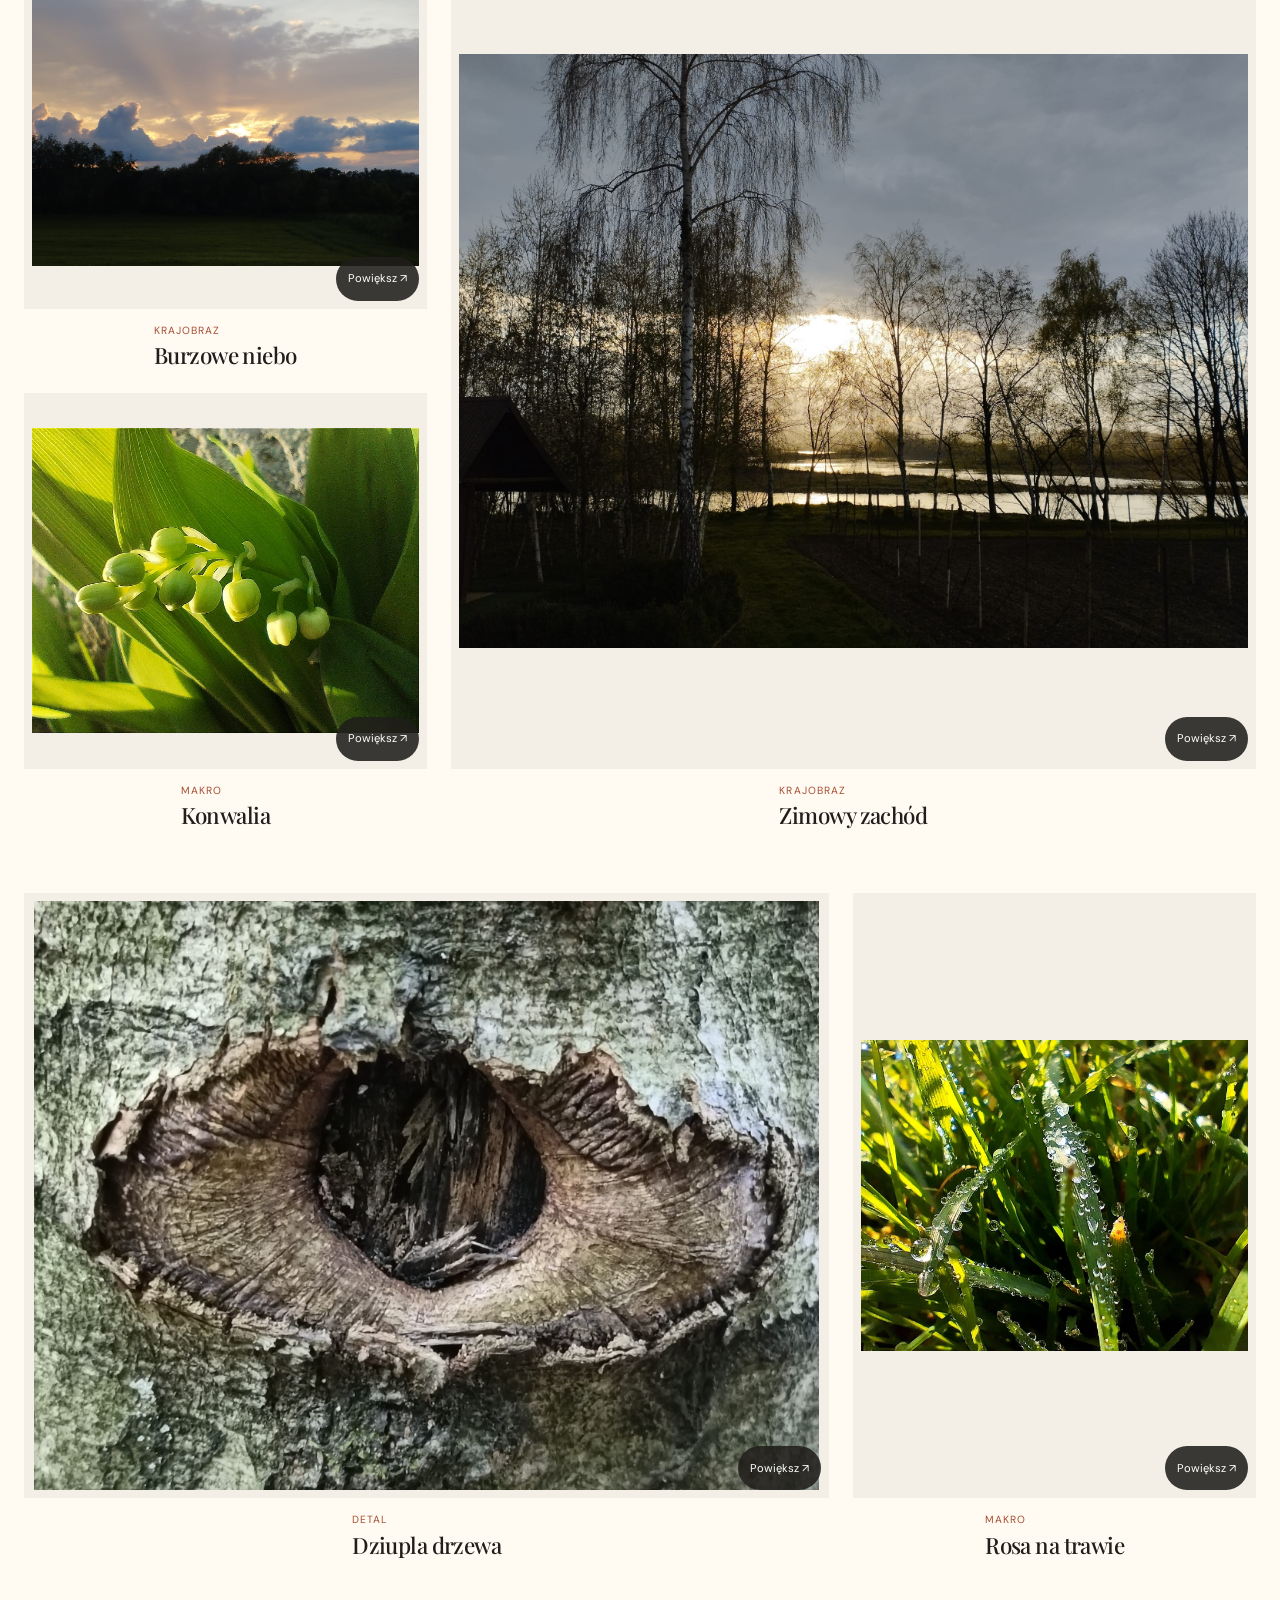
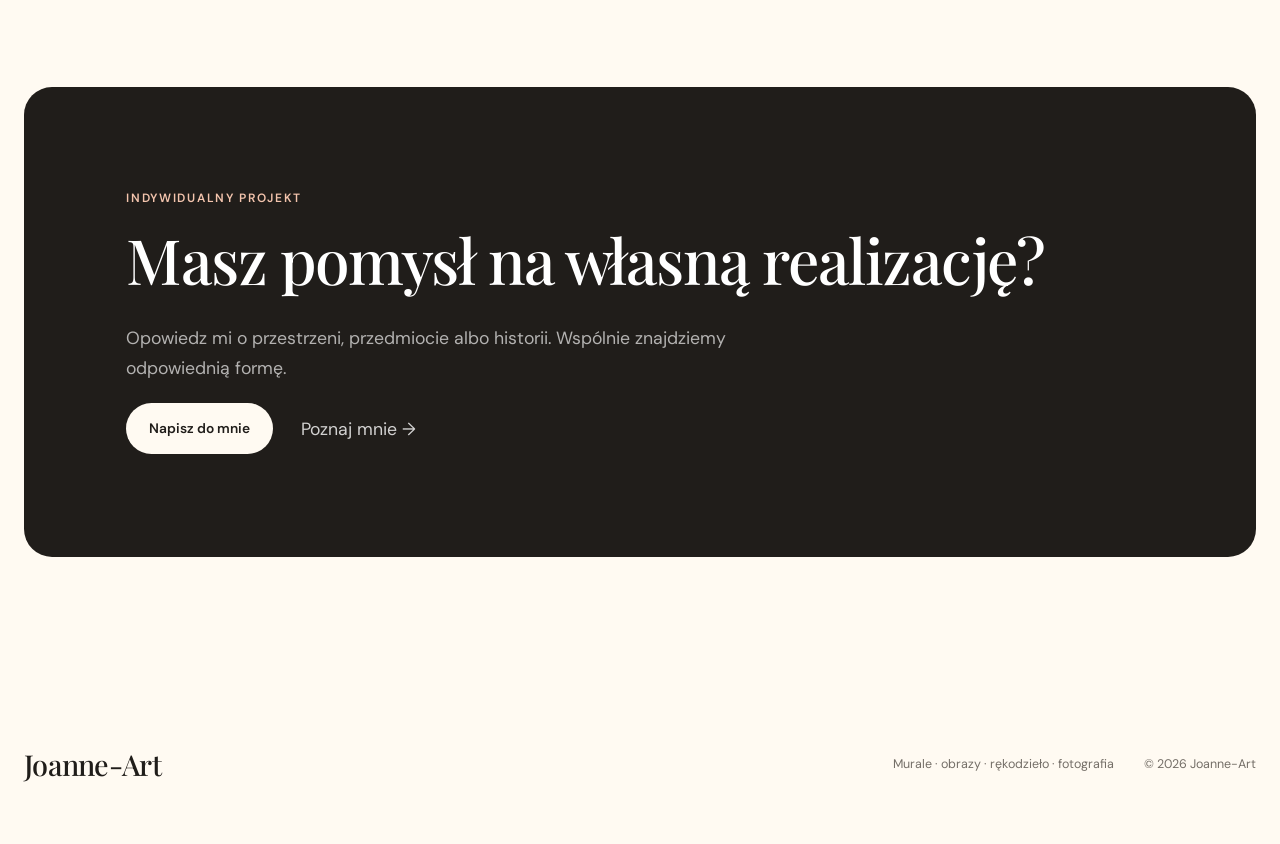
<file: fotografia.html>
<!doctype html>
<html lang="pl">
<head>
  <meta charset="utf-8">
  <meta name="viewport" content="width=device-width, initial-scale=1">
  <meta name="description" content="Fotografia artystyczna Joanne-Art — natura, krajobrazy, światło oraz uważnie obserwowane detale.">
  <meta name="author" content="Joanna — Joanne-Art">
  <meta name="robots" content="index, follow, max-image-preview:large">
  <meta name="theme-color" content="#fffaf2">
  <meta name="color-scheme" content="light">
  <meta name="application-name" content="Joanne-Art">
  <meta property="og:type" content="website">
  <meta property="og:locale" content="pl_PL">
  <meta property="og:site_name" content="Joanne-Art">
  <meta property="og:url" content="https://joanne-art.pl/fotografia.html">
  <meta property="og:title" content="Fotografia artystyczna — Joanne-Art">
  <meta property="og:description" content="Natura, krajobrazy i detale odnajdywane w zmieniającym się świetle.">
  <meta property="og:image" content="https://joanne-art.pl/assets/fotografia/zimowy-zachod.jpg">
  <meta property="og:image:alt" content="Zimowy zachód słońca sfotografowany przez Joanne-Art">
  <meta name="twitter:card" content="summary_large_image">
  <meta name="twitter:title" content="Fotografia artystyczna — Joanne-Art">
  <meta name="twitter:description" content="Natura, krajobrazy i detale odnajdywane w zmieniającym się świetle.">
  <meta name="twitter:image" content="https://joanne-art.pl/assets/fotografia/zimowy-zachod.jpg">
  <title>Fotografia artystyczna i fotografia natury | Joanne-Art</title>
  <link rel="canonical" href="https://joanne-art.pl/fotografia.html">
  <link rel="icon" href="favicon.ico" sizes="16x16 32x32">
  <link rel="apple-touch-icon" sizes="180x180" href="assets/brand/apple-touch-icon.png">
  <link rel="manifest" href="site.webmanifest">
  <link rel="preconnect" href="https://fonts.googleapis.com">
  <link rel="preconnect" href="https://fonts.gstatic.com" crossorigin>
  <link href="https://fonts.googleapis.com/css2?family=DM+Sans:wght@400;500;600&family=Playfair+Display:wght@500;600&display=swap" rel="stylesheet">
  <link rel="stylesheet" href="style.css?v=20261026-contact-final">
</head>
<body class="category-page" data-category="fotografia">
  <a class="skip-link" href="#main-content">Przejdź do treści</a>
  <header class="site-header category-header">
    <a class="brand" href="index.html" aria-label="Joanne-Art — strona główna">Joanne-Art</a>
    <nav class="nav" id="main-nav" aria-label="Główna nawigacja">
      <a href="index.html#start"><span>01</span>Strona główna</a>
      <a href="index.html#projekty"><span>02</span>Historie projektów</a>
      <a href="index.html#tworczosc"><span>03</span>Twórczość</a>
      <a href="index.html#o-mnie"><span>04</span>O mnie</a>
      <a class="nav-contact" href="index.html#kontakt"><span>05</span>Kontakt</a>
    </nav>
    <button class="menu-button" type="button" aria-label="Otwórz menu" aria-controls="main-nav" aria-expanded="false"><span></span><span></span><span></span></button>
  </header>

  <main id="main-content" tabindex="-1">
    <section class="category-hero section-shell">
      <a class="back-link" href="index.html#tworczosc">← Wszystkie kategorie</a>
      <p class="eyebrow" id="category-kicker">Twórczość Joanne-Art</p>
      <h1 id="category-title">Fotografia</h1>
      <p id="category-description">Kadry odnajdywane blisko — w lesie, na łące i w zmieniającym się świetle. Fotografia jako ćwiczenie patrzenia.</p>

    </section>
      <nav class="category-switcher section-shell" id="category-switcher" aria-label="Wybierz kategorię">
        <a href="murale.html">Murale</a><a href="obrazy.html">Obrazy</a><a href="anioly.html">Anioły</a><a href="rekodzielo.html">Rękodzieło</a><a href="fotografia.html">Fotografia</a>
      </nav>
    <section class="category-gallery section-shell" aria-label="Galeria prac">
      <p class="category-count" id="category-count" role="status">Prace z kolekcji</p>
      <p class="gallery-hint">Wybierz zdjęcie, aby zobaczyć je w całości.</p>
      <div class="category-grid" id="category-grid"></div>
    </section>
    <section class="contact section-shell category-contact">
      <p class="eyebrow light">Indywidualny projekt</p>
      <h2>Masz pomysł na własną realizację?</h2>
      <p>Opowiedz mi o przestrzeni, przedmiocie albo historii. Wspólnie znajdziemy odpowiednią formę.</p>
      <div class="contact-links"><a class="button pale" href="mailto:daridebiec@gmail.com">Napisz do mnie</a><a href="index.html#o-mnie">Poznaj mnie →</a></div>
    </section>
  </main>

  <footer class="footer section-shell"><a class="brand" href="index.html">Joanne-Art</a><p>Murale · obrazy · rękodzieło · fotografia</p><p>© 2026 Joanne-Art</p></footer>
  <div class="lightbox" role="dialog" aria-modal="true" aria-label="Podgląd pracy" aria-hidden="true"><button class="lightbox-close" type="button" aria-label="Zamknij podgląd">×</button><button class="lightbox-arrow prev" type="button" aria-label="Poprzednie zdjęcie">‹</button><img alt=""><button class="lightbox-arrow next" type="button" aria-label="Następne zdjęcie">›</button><p class="lightbox-caption"></p></div>
  <script src="ui.js?v=20261026-contact-final"></script>
  <script src="category.js?v=20261026-contact-final"></script>
</body>
</html>
</file>
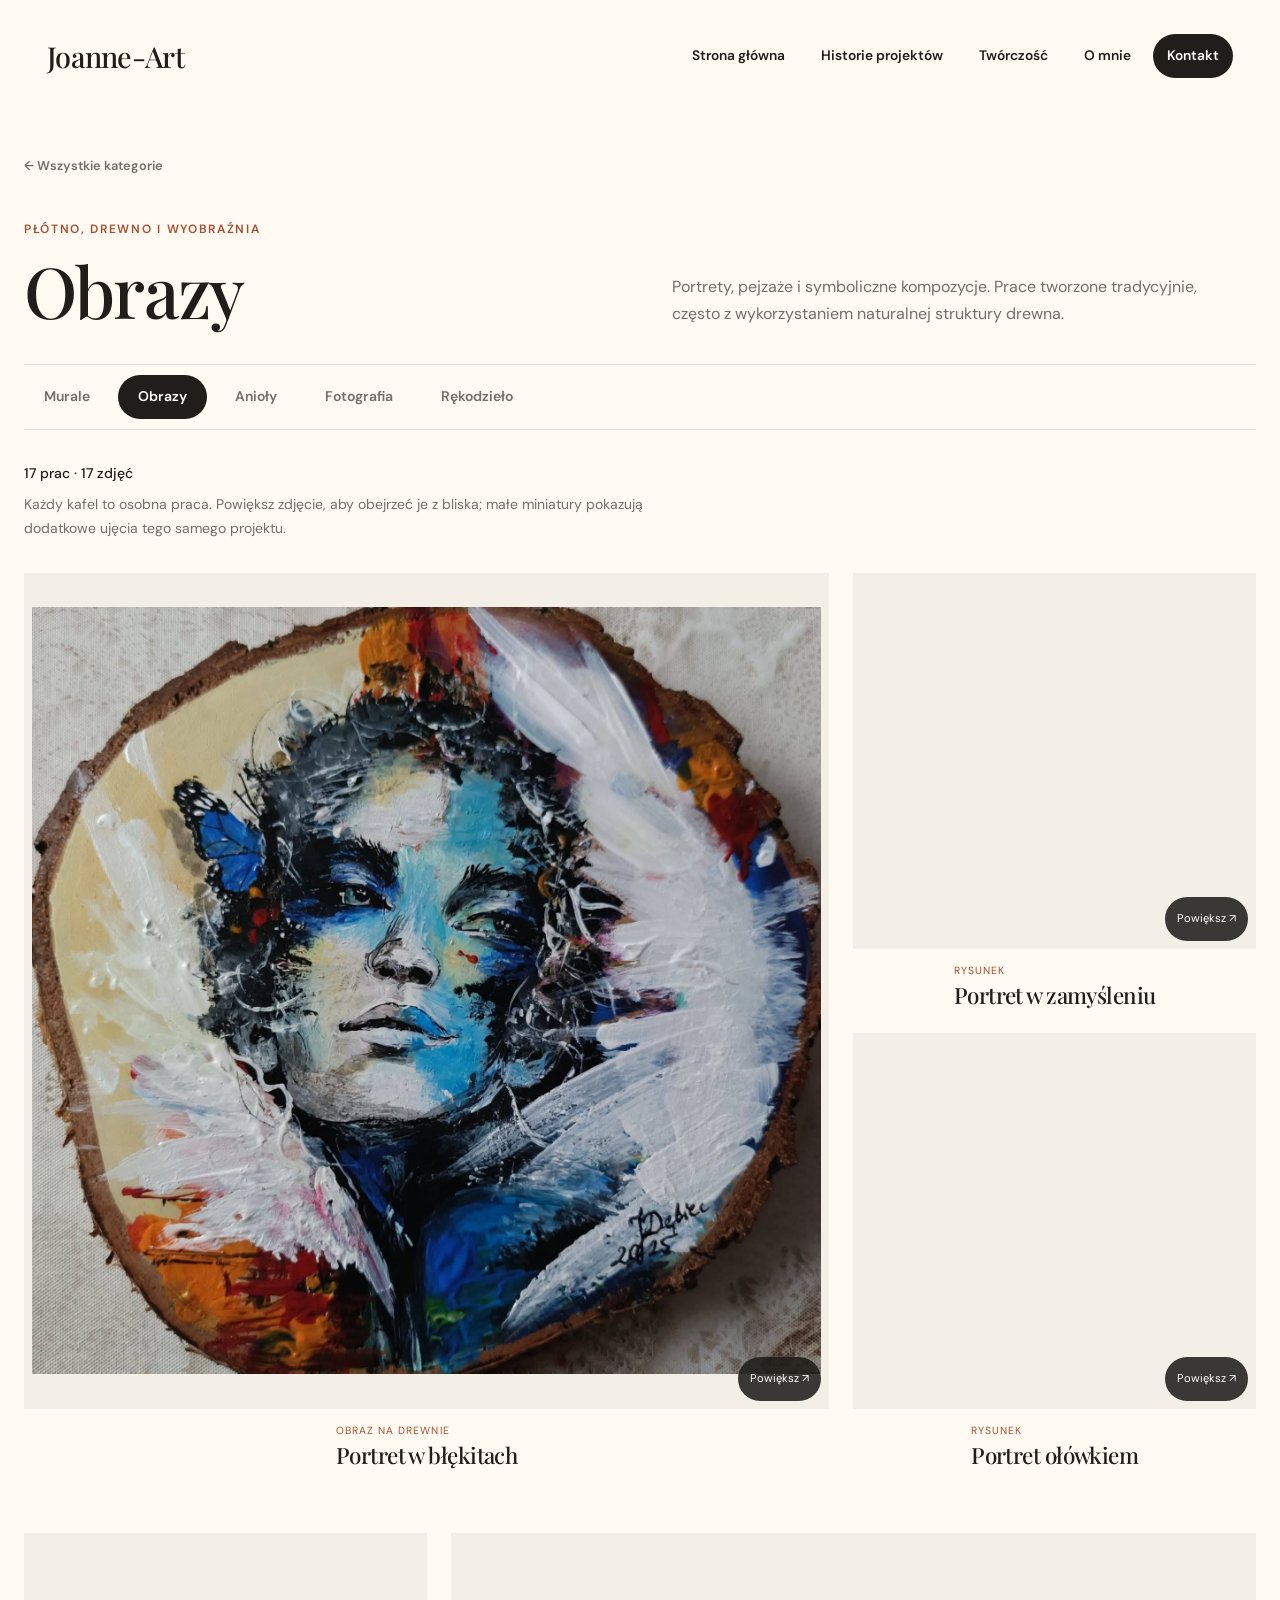
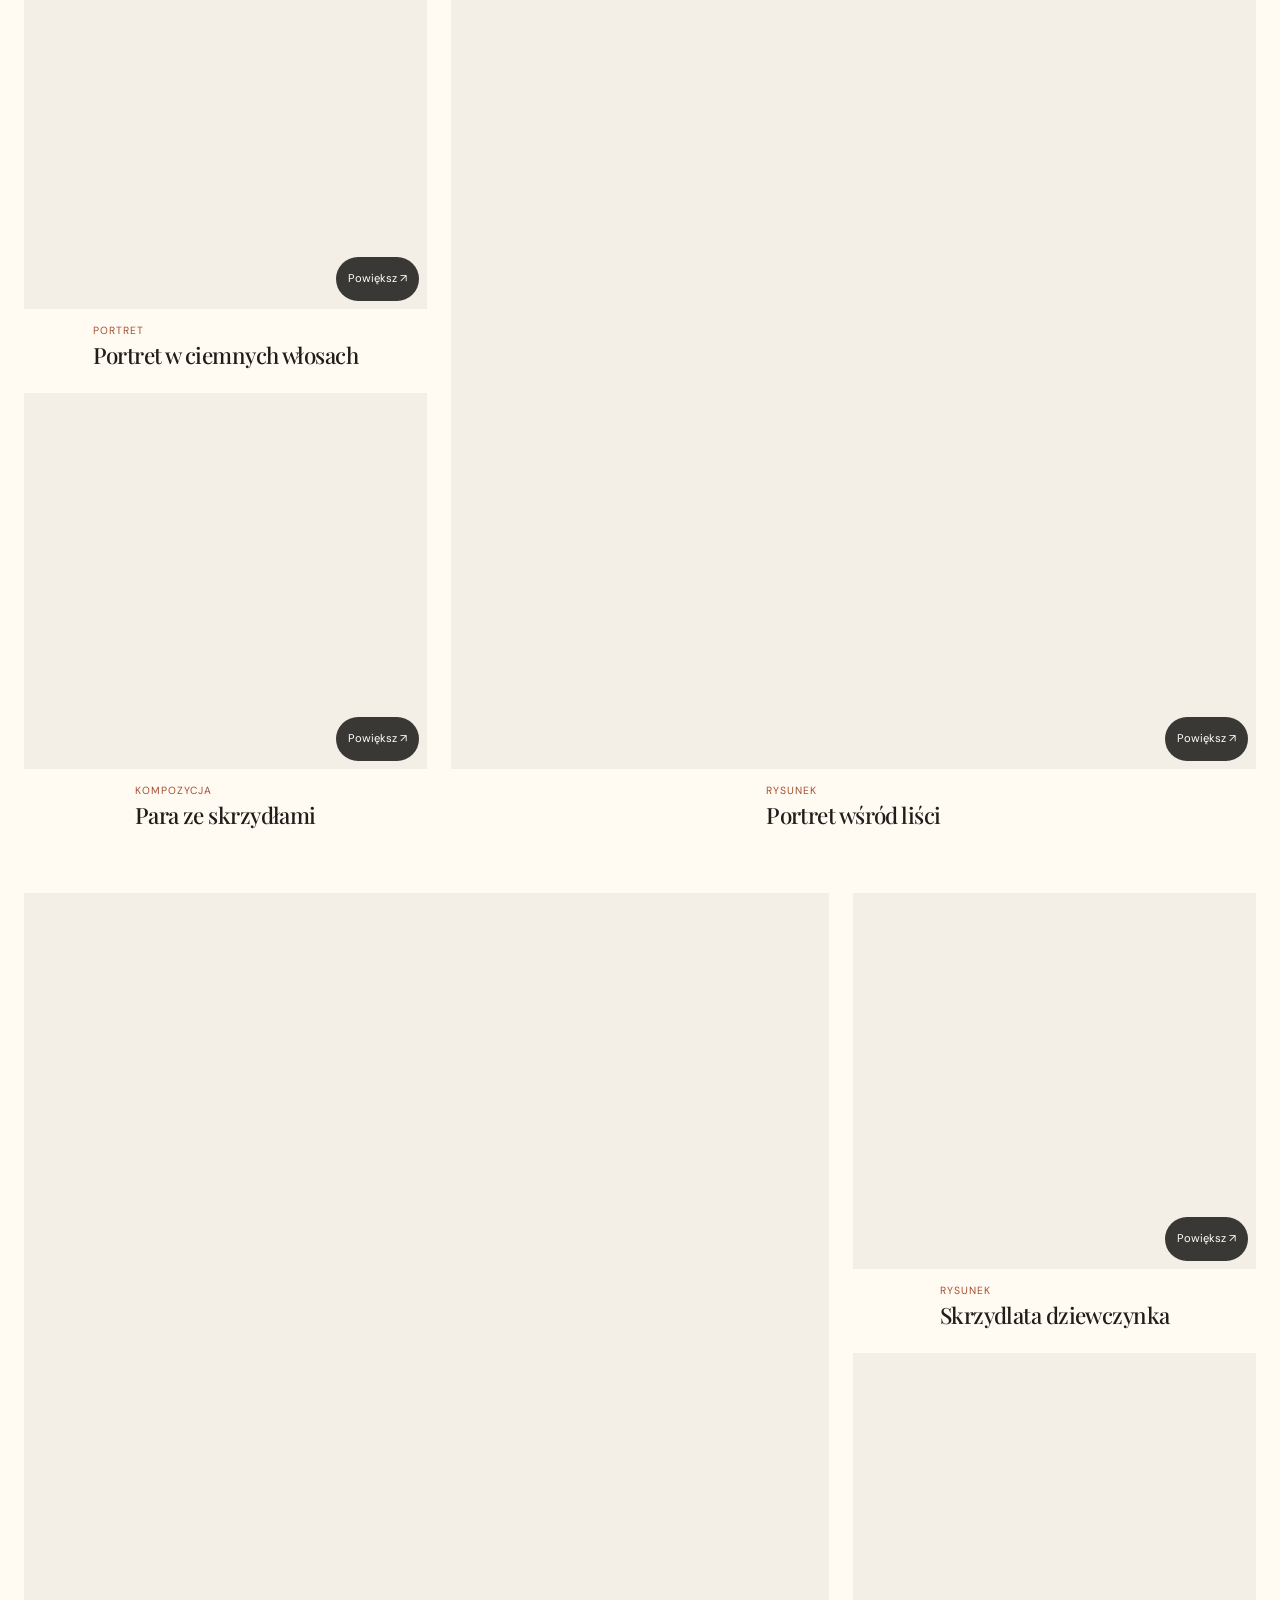
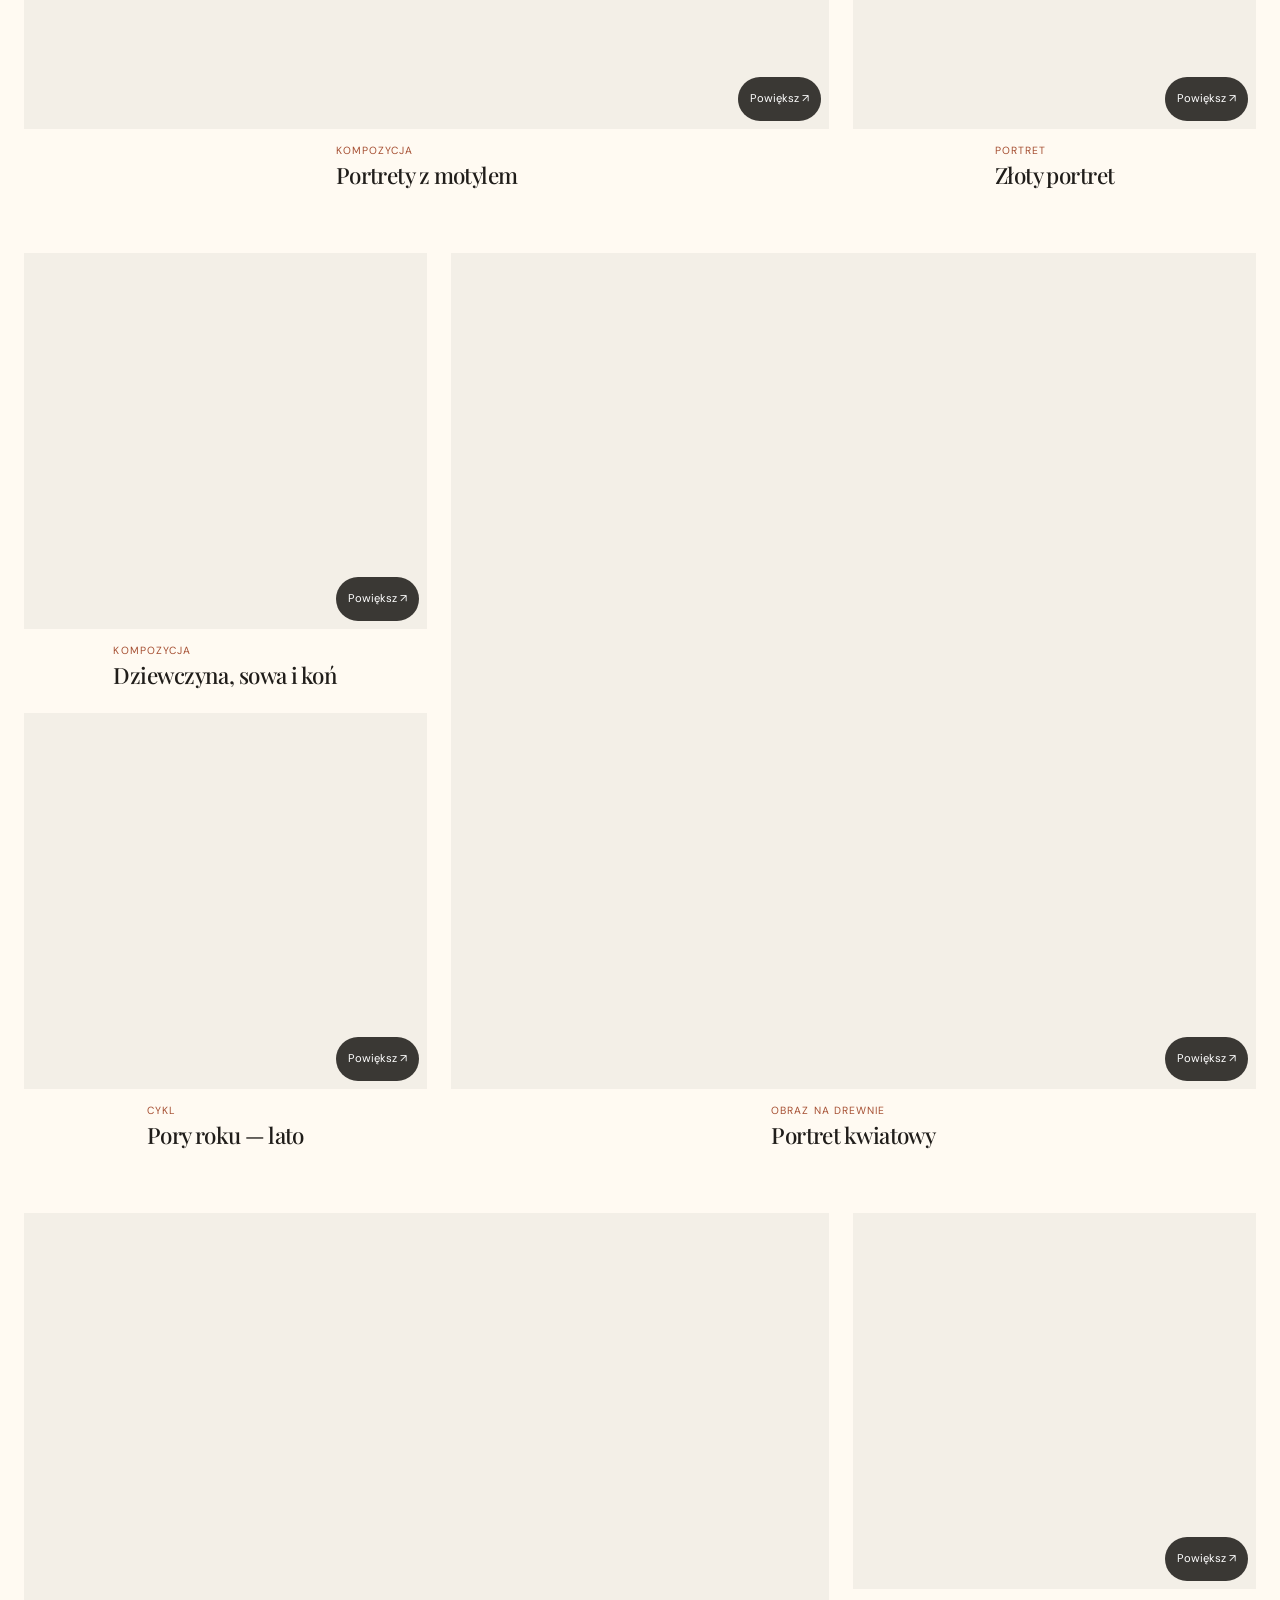
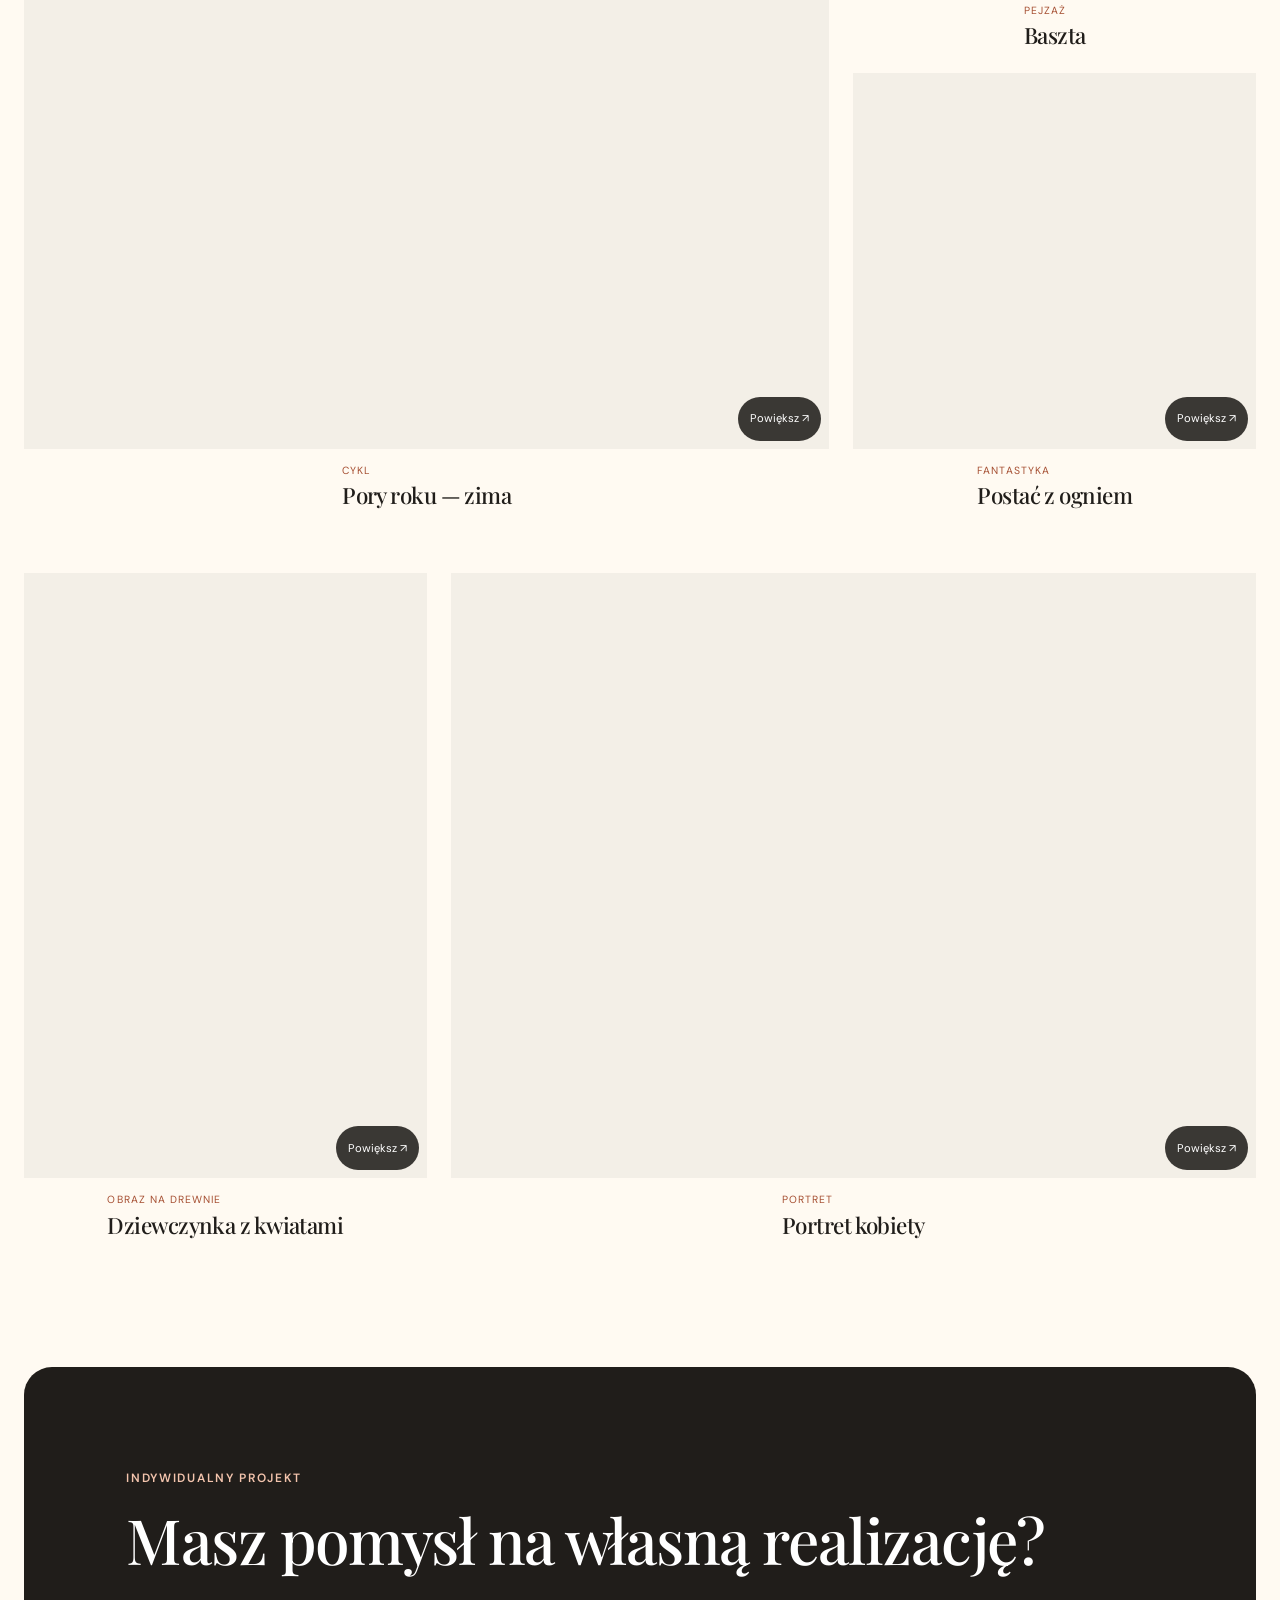
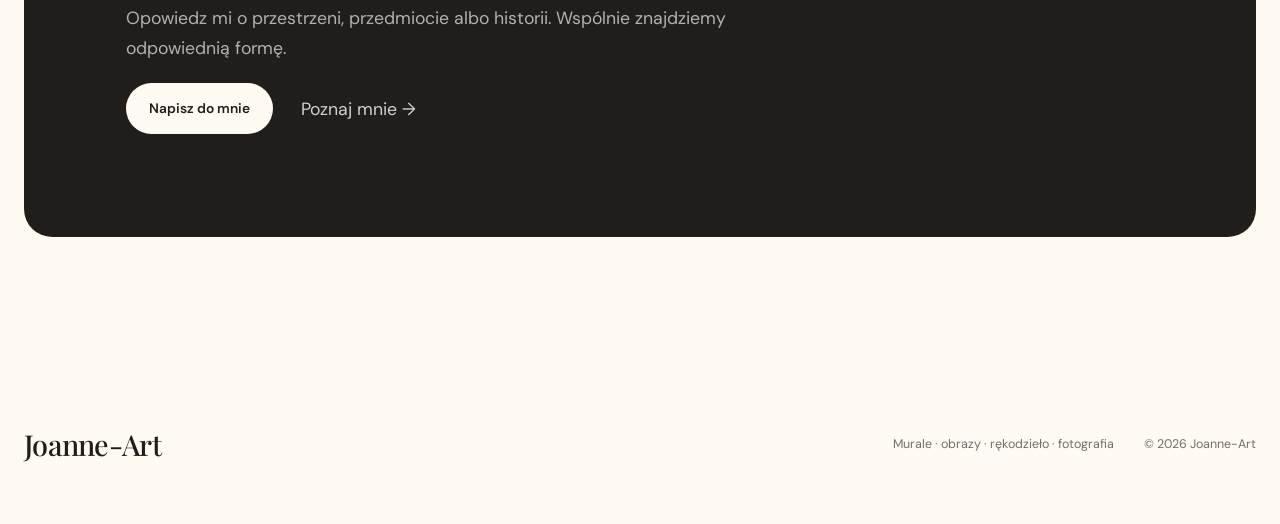
<file: galeria_natchnien.html>
<!doctype html><html lang="pl"><head><meta charset="utf-8"><meta name="robots" content="noindex, follow"><meta http-equiv="refresh" content="0; url=/obrazy.html"><link rel="canonical" href="https://joanne-art.pl/obrazy.html"><title>Przeniesiono galerię | Joanne-Art</title></head><body><p>Galeria została przeniesiona. <a href="/obrazy.html">Przejdź do obrazów Joanne-Art</a>.</p></body></html>
</file>
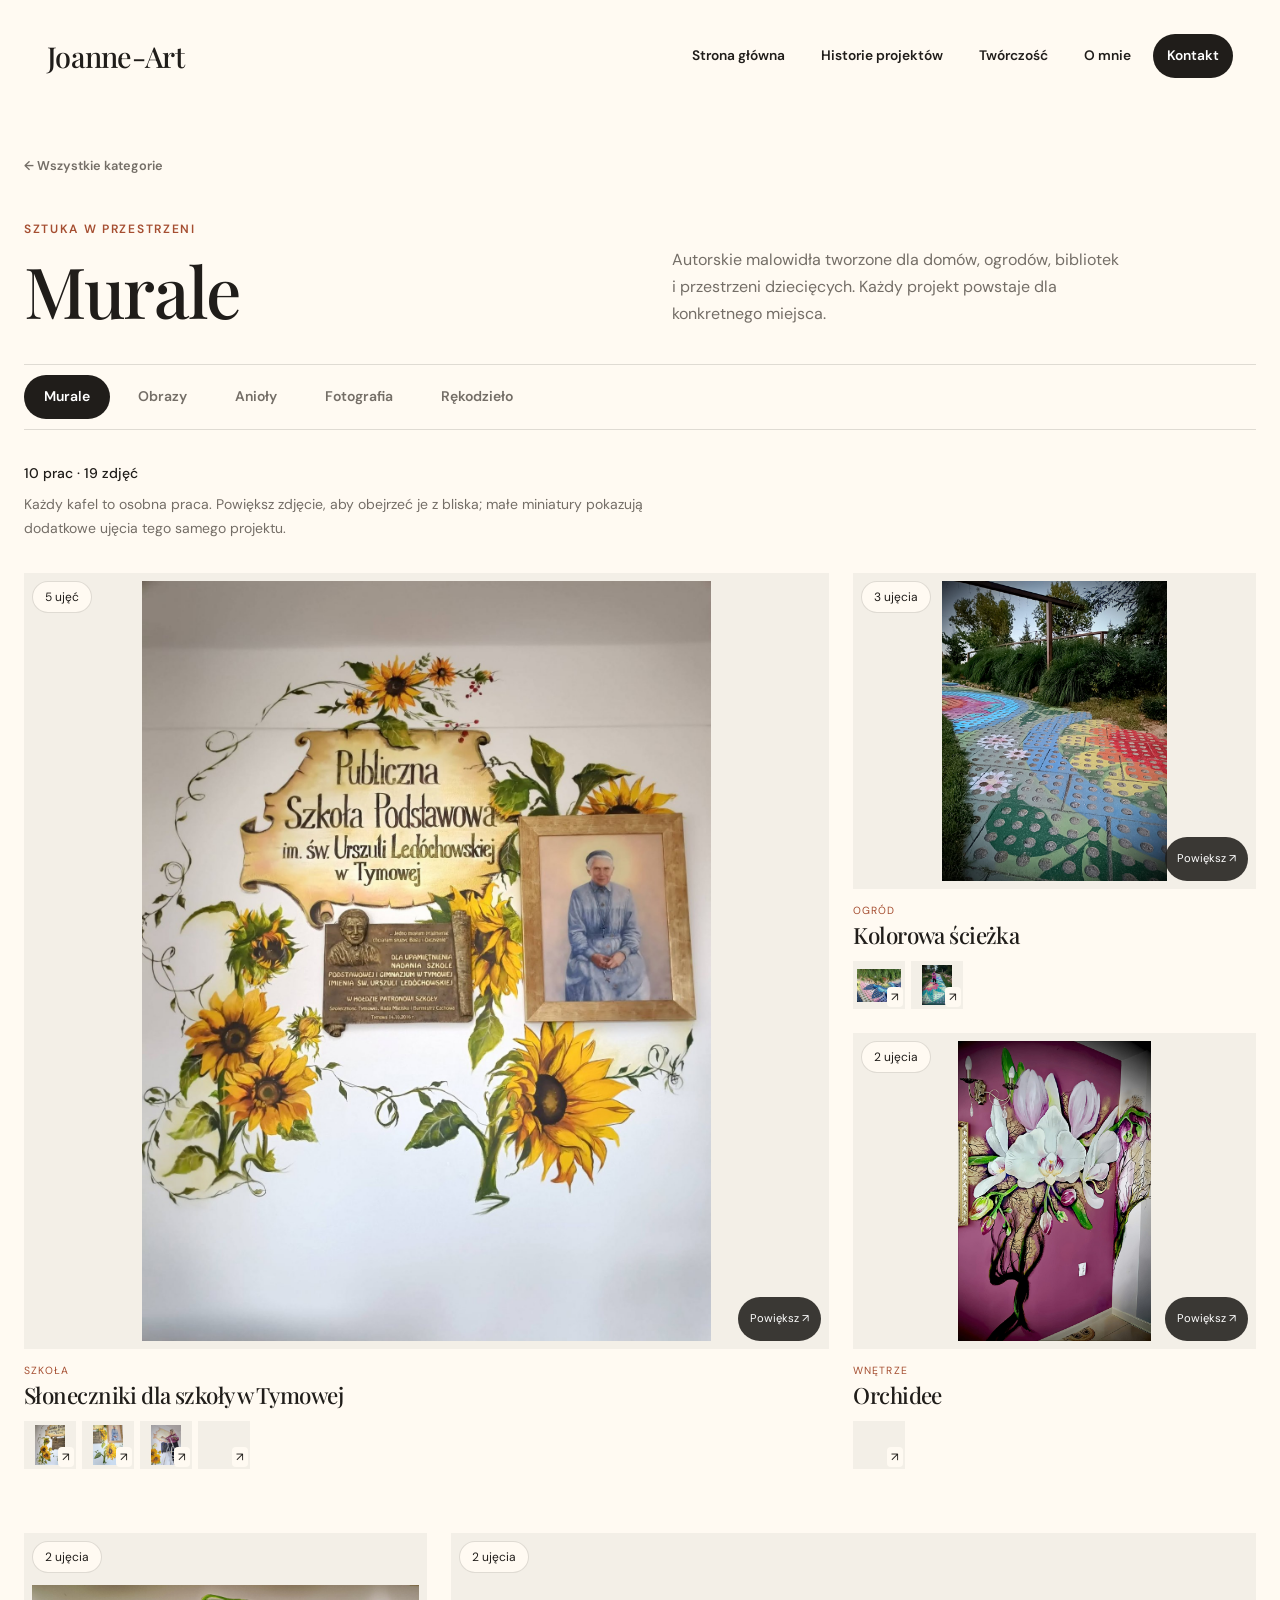
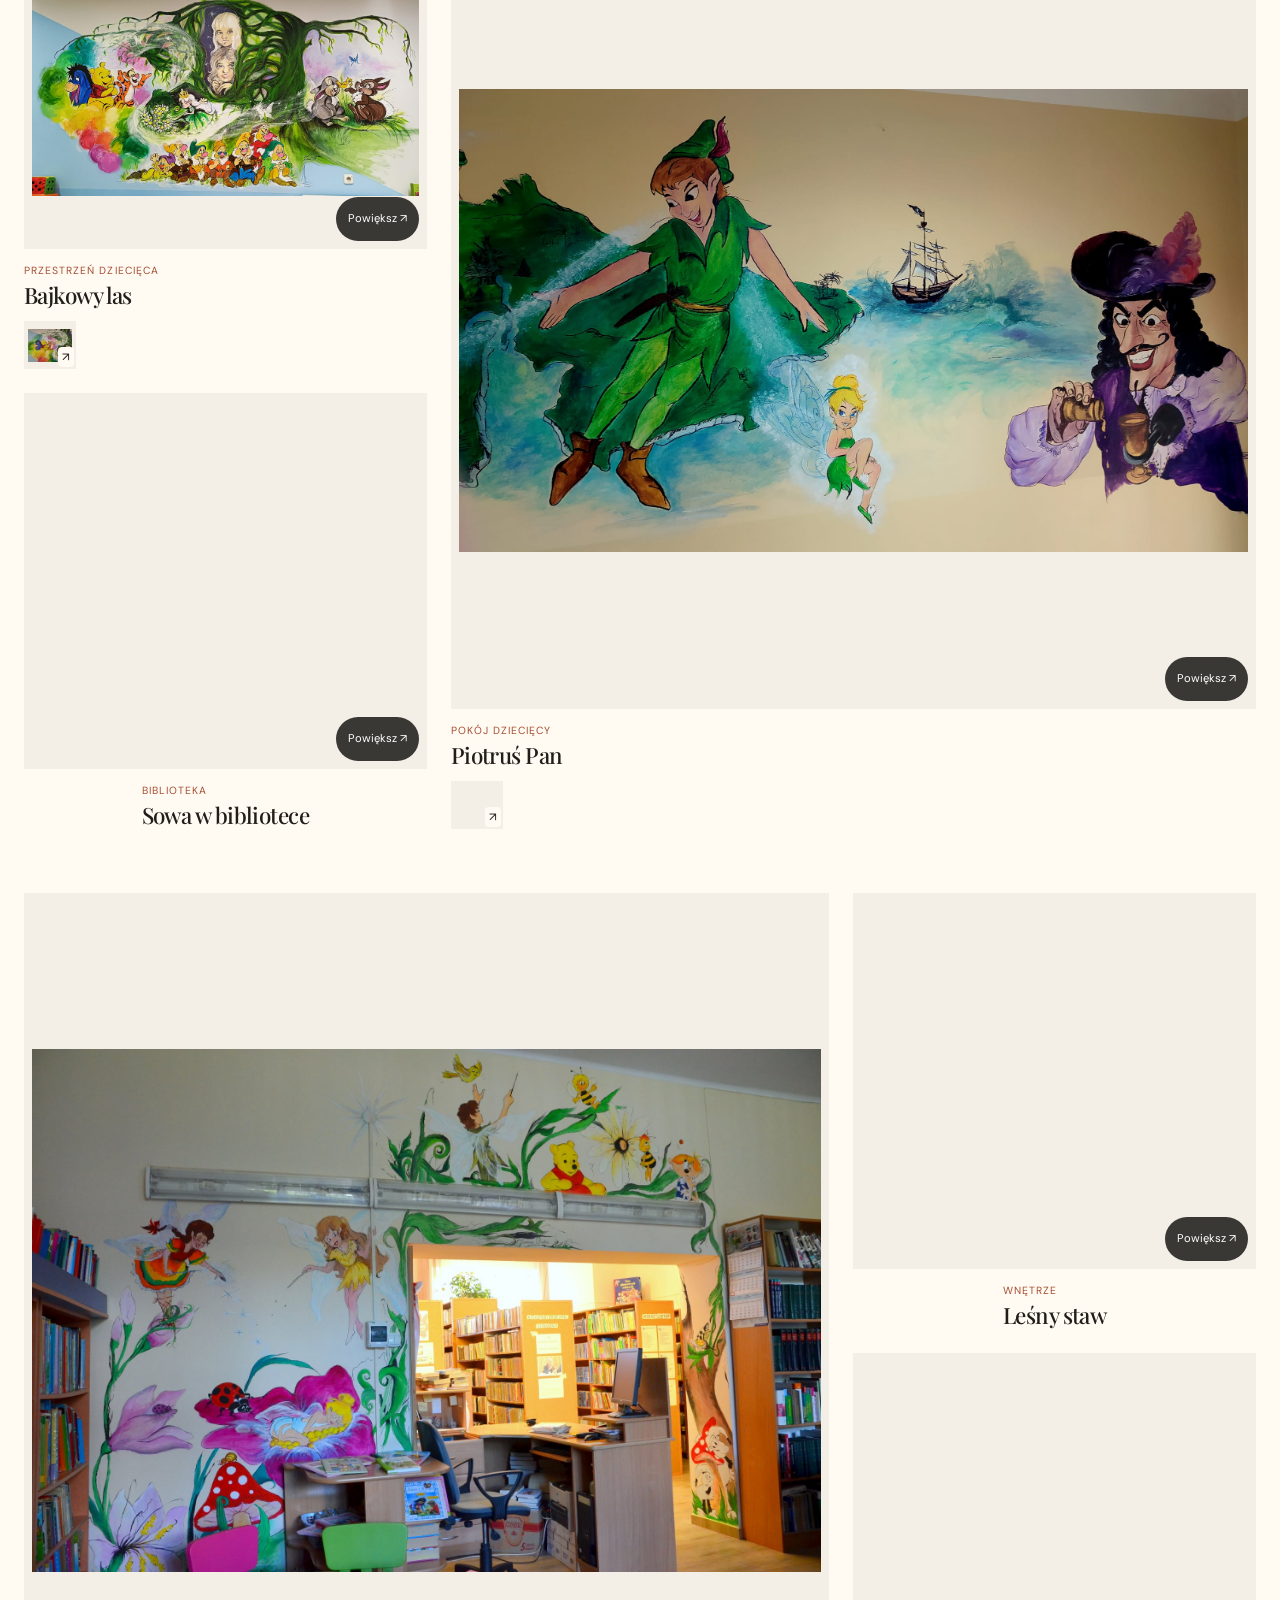
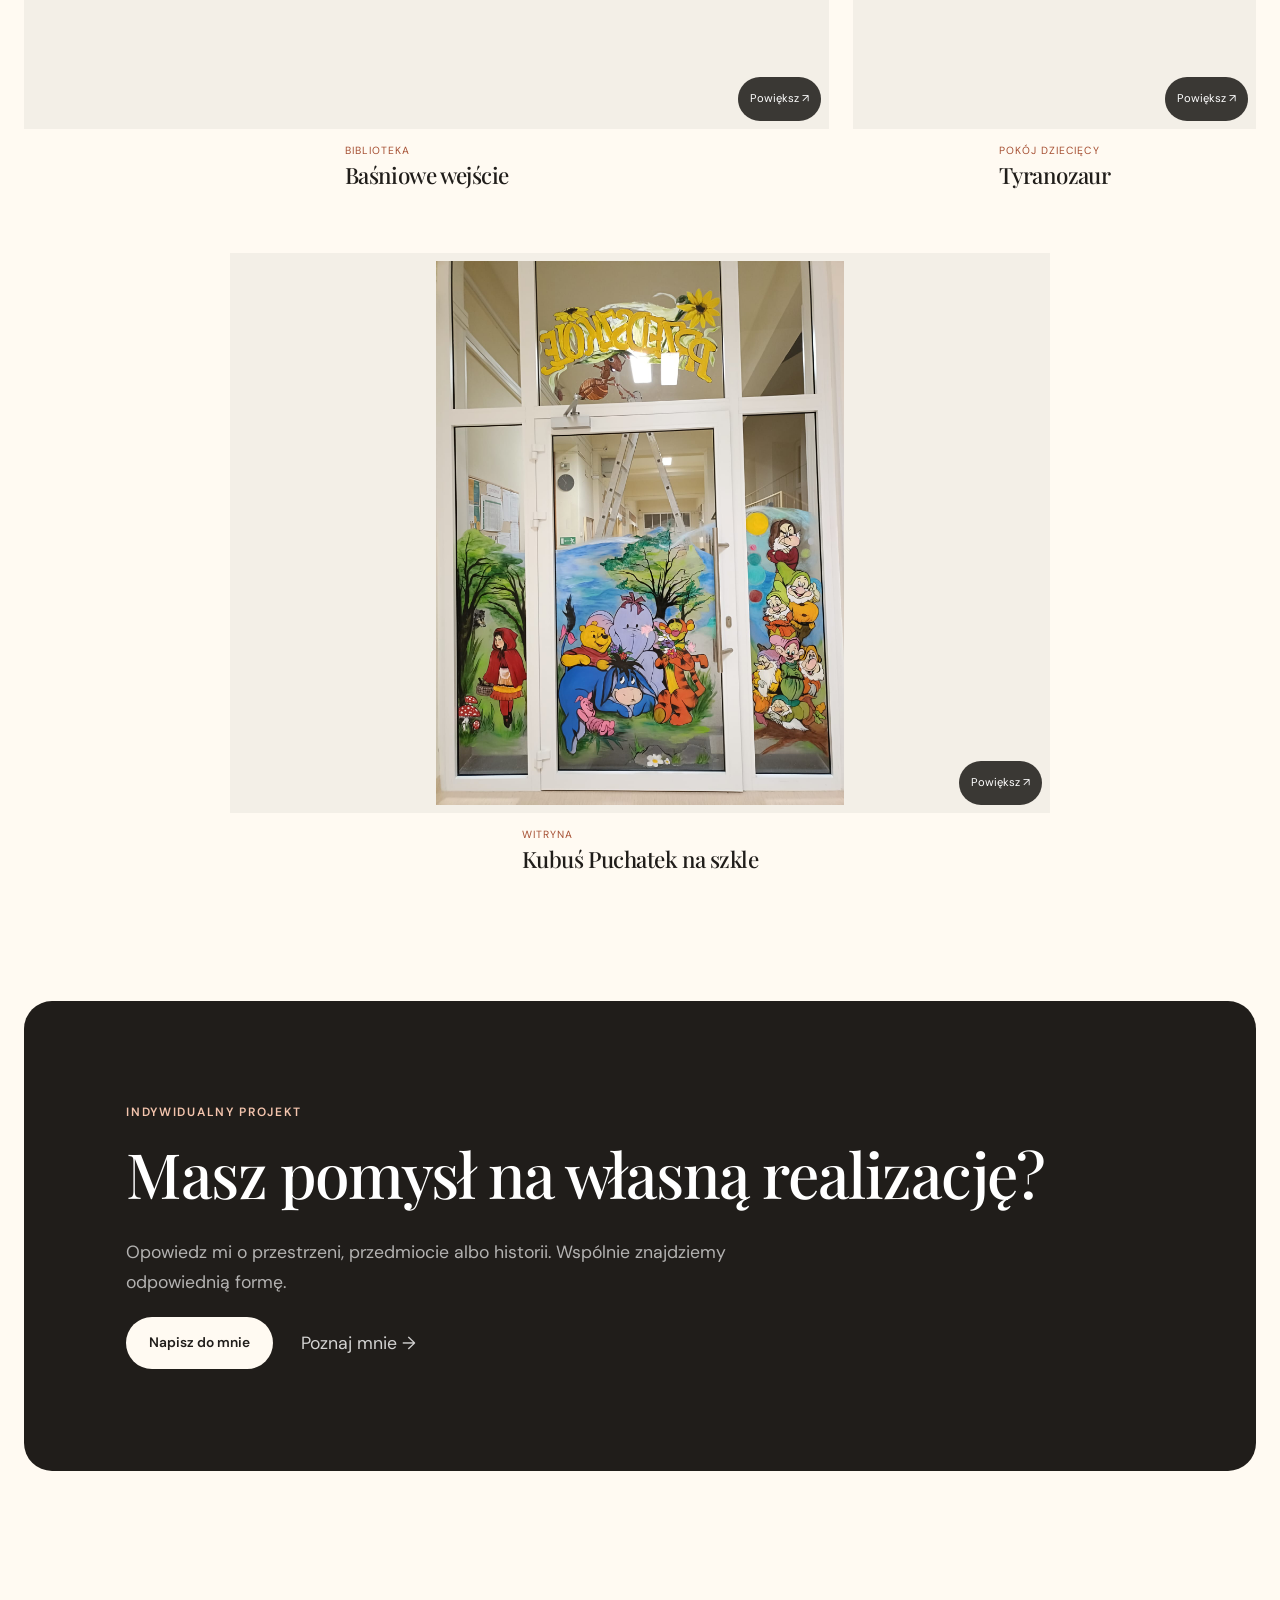
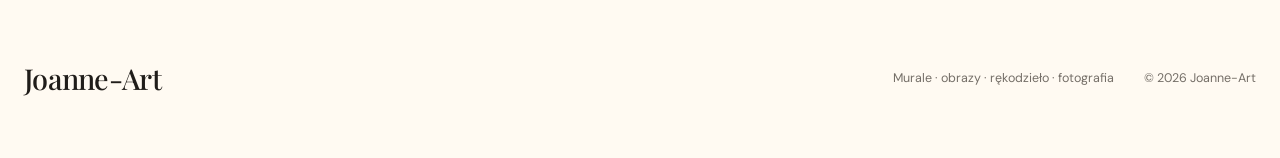
<file: kategoria.html>
<!doctype html>
<html lang="pl">
<head>
  <meta charset="utf-8">
  <meta name="viewport" content="width=device-width, initial-scale=1">
  <meta name="description" content="Twórczość Joanne-Art — murale, obrazy, anioły, rękodzieło i fotografia.">
  <meta name="author" content="Joanna — Joanne-Art">
  <meta name="robots" content="noindex, follow">
  <meta name="theme-color" content="#fffaf2">
  <meta name="color-scheme" content="light">
  <meta name="application-name" content="Joanne-Art">
  <meta property="og:type" content="website">
  <meta property="og:locale" content="pl_PL">
  <meta property="og:site_name" content="Joanne-Art">
  <meta property="og:title" content="Twórczość — Joanne-Art">
  <meta property="og:description" content="Murale, obrazy, anioły, rękodzieło i fotografia Joanne-Art.">
  <meta property="og:image" content="assets/brand/social-preview.jpg">
  <meta property="og:image:width" content="1200">
  <meta property="og:image:height" content="630">
  <meta property="og:image:alt" content="Baśniowy mural autorstwa Joanne-Art">
  <meta name="twitter:card" content="summary_large_image">
  <meta name="twitter:title" content="Twórczość — Joanne-Art">
  <meta name="twitter:description" content="Murale, obrazy, anioły, rękodzieło i fotografia Joanne-Art.">
  <meta name="twitter:image" content="assets/brand/social-preview.jpg">
  <title>Twórczość — Joanne-Art</title>
  <link rel="icon" href="favicon.ico" sizes="16x16 32x32">
  <link rel="apple-touch-icon" sizes="180x180" href="assets/brand/apple-touch-icon.png">
  <link rel="manifest" href="site.webmanifest">
  <link rel="preconnect" href="https://fonts.googleapis.com">
  <link rel="preconnect" href="https://fonts.gstatic.com" crossorigin>
  <link href="https://fonts.googleapis.com/css2?family=DM+Sans:wght@400;500;600&family=Playfair+Display:wght@500;600&display=swap" rel="stylesheet">
  <link rel="stylesheet" href="style.css?v=20261026-contact-final">
</head>
<body class="category-page">
  <a class="skip-link" href="#main-content">Przejdź do treści</a>
  <header class="site-header category-header">
    <a class="brand" href="index.html" aria-label="Joanne-Art — strona główna">Joanne-Art</a>
    <nav class="nav" id="main-nav" aria-label="Główna nawigacja">
      <a href="index.html#start"><span>01</span>Strona główna</a>
      <a href="index.html#projekty"><span>02</span>Historie projektów</a>
      <a href="index.html#tworczosc"><span>03</span>Twórczość</a>
      <a href="index.html#o-mnie"><span>04</span>O mnie</a>
      <a class="nav-contact" href="index.html#kontakt"><span>05</span>Kontakt</a>
    </nav>
    <button class="menu-button" type="button" aria-label="Otwórz menu" aria-controls="main-nav" aria-expanded="false"><span></span><span></span><span></span></button>
  </header>

  <main id="main-content" tabindex="-1">
    <section class="category-hero section-shell">
      <a class="back-link" href="index.html#tworczosc">← Wszystkie kategorie</a>
      <p class="eyebrow" id="category-kicker">Twórczość Joanne-Art</p>
      <h1 id="category-title">Murale</h1>
      <p id="category-description"></p>

    </section>
      <nav class="category-switcher section-shell" id="category-switcher" aria-label="Wybierz kategorię">
        <a href="murale.html">Murale</a><a href="obrazy.html">Obrazy</a><a href="anioly.html">Anioły</a><a href="rekodzielo.html">Rękodzieło</a><a href="fotografia.html">Fotografia</a>
      </nav>
    <section class="category-gallery section-shell" aria-label="Galeria prac">
      <p class="category-count" id="category-count" role="status">Prace z kolekcji</p>
      <p class="gallery-hint">Wybierz zdjęcie, aby zobaczyć je w całości.</p>
      <div class="category-grid" id="category-grid"></div>
    </section>
    <section class="contact section-shell category-contact">
      <p class="eyebrow light">Indywidualny projekt</p>
      <h2>Masz pomysł na własną realizację?</h2>
      <p>Opowiedz mi o przestrzeni, przedmiocie albo historii. Wspólnie znajdziemy odpowiednią formę.</p>
      <div class="contact-links"><a class="button pale" href="mailto:daridebiec@gmail.com">Napisz do mnie</a><a href="index.html#o-mnie">Poznaj mnie →</a></div>
    </section>
  </main>

  <footer class="footer section-shell"><a class="brand" href="index.html">Joanne-Art</a><p>Murale · obrazy · rękodzieło · fotografia</p><p>© 2026 Joanne-Art</p></footer>
  <div class="lightbox" role="dialog" aria-modal="true" aria-label="Podgląd pracy" aria-hidden="true"><button class="lightbox-close" type="button" aria-label="Zamknij podgląd">×</button><button class="lightbox-arrow prev" type="button" aria-label="Poprzednie zdjęcie">‹</button><img alt=""><button class="lightbox-arrow next" type="button" aria-label="Następne zdjęcie">›</button><p class="lightbox-caption"></p></div>
  <script src="ui.js?v=20261026-contact-final"></script>
  <script src="category.js?v=20261026-contact-final"></script>
</body>
</html>
</file>
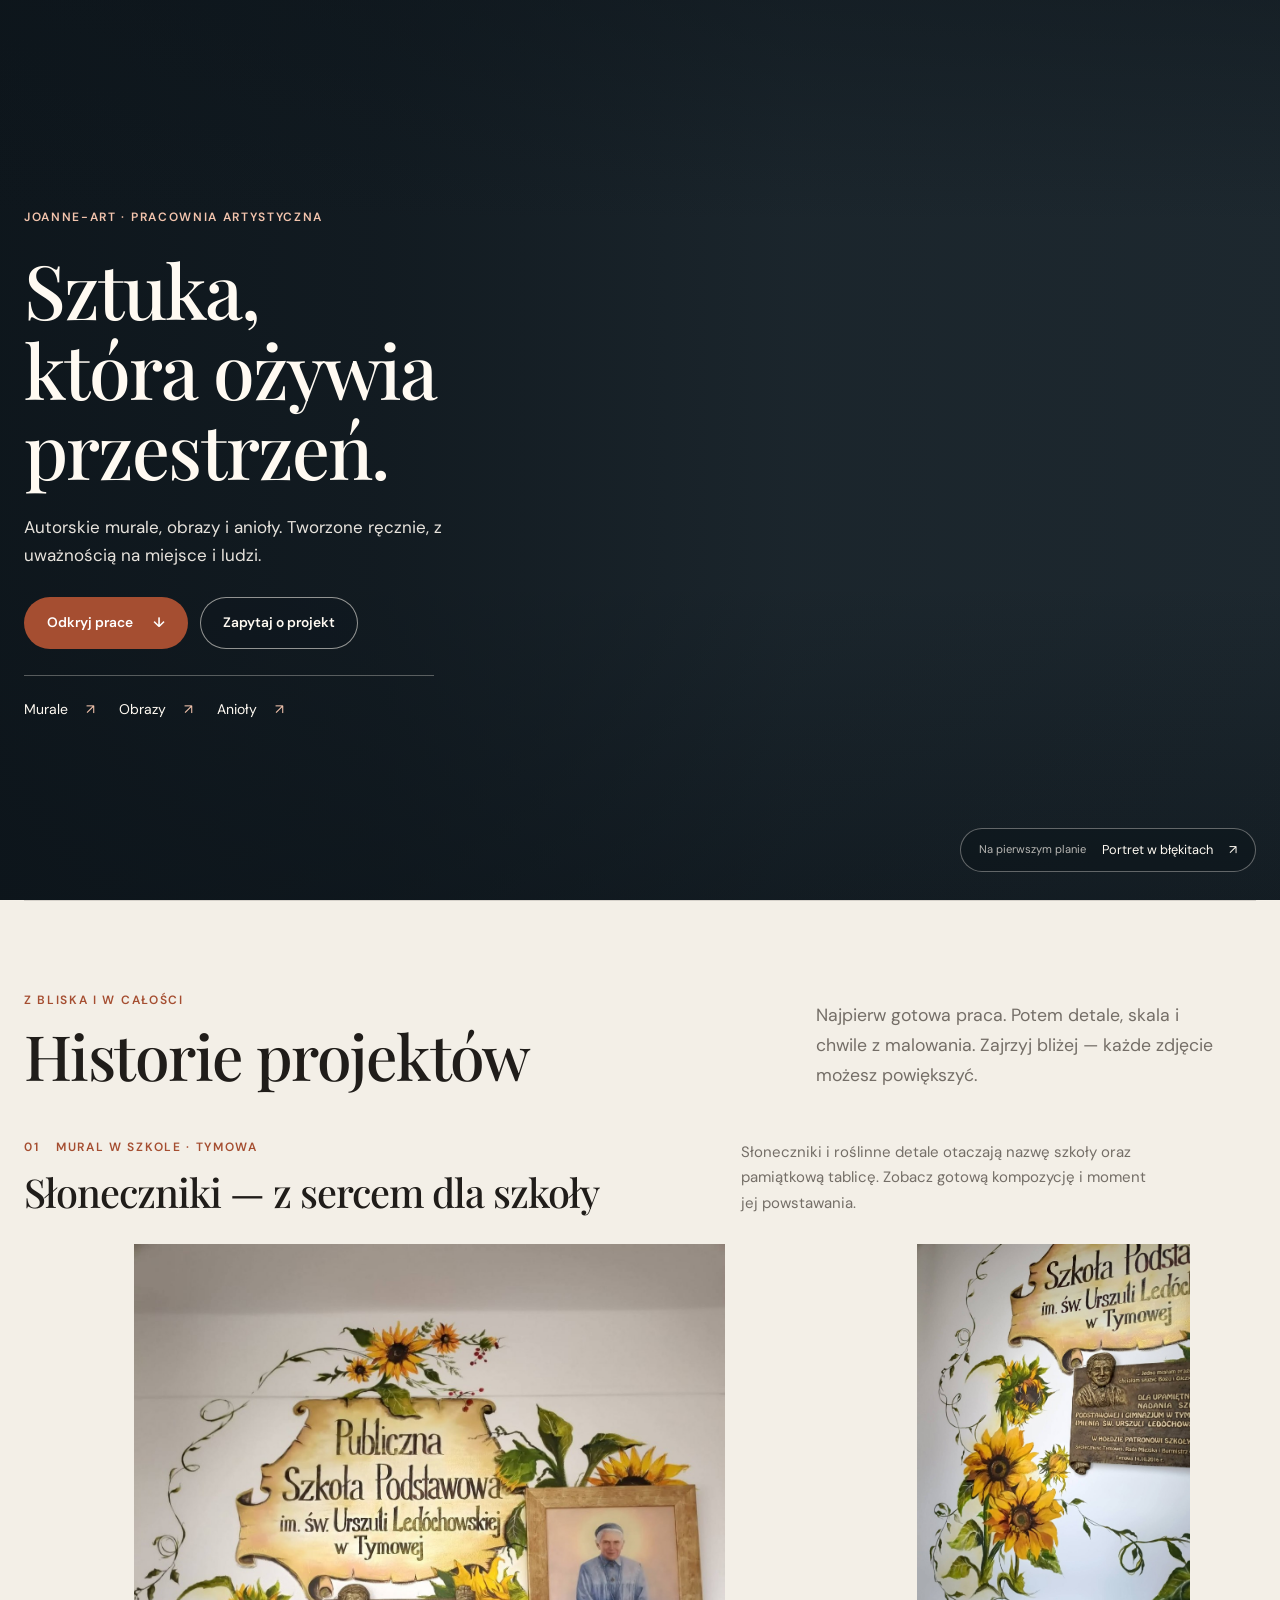
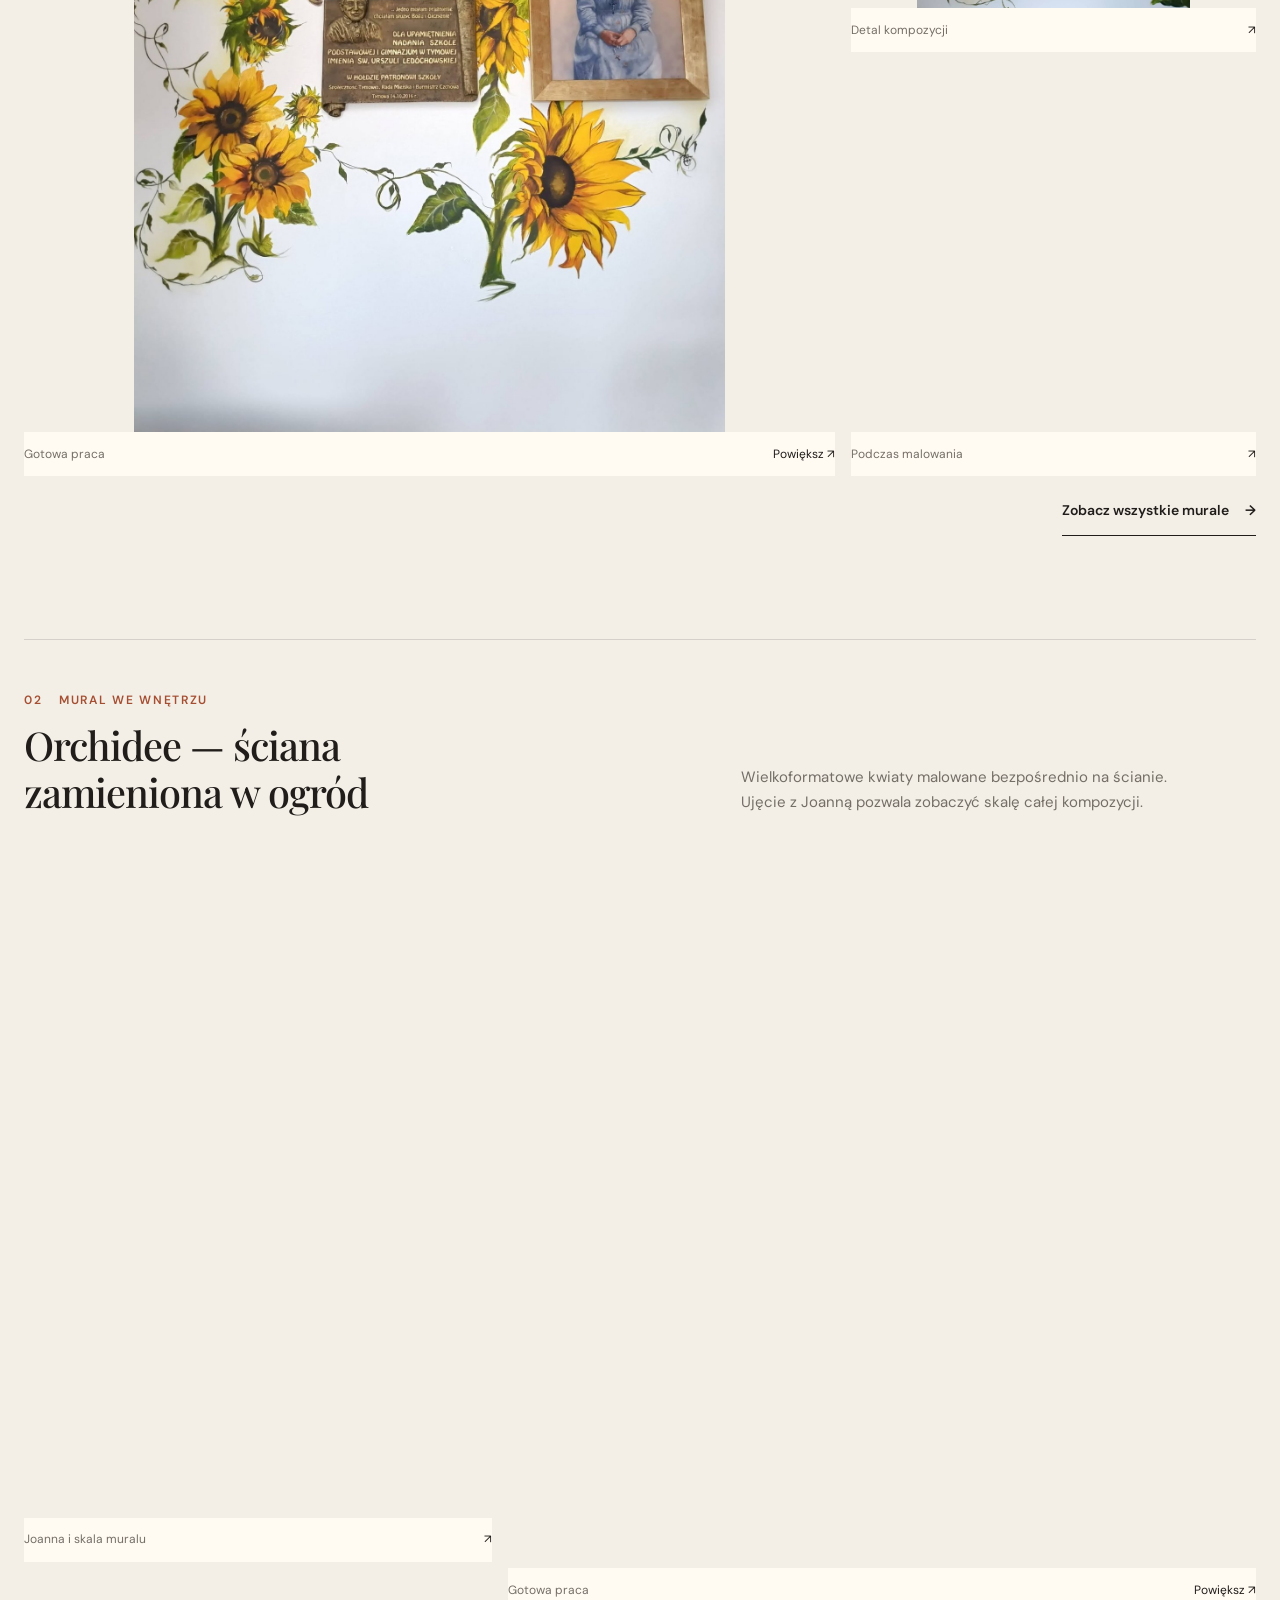
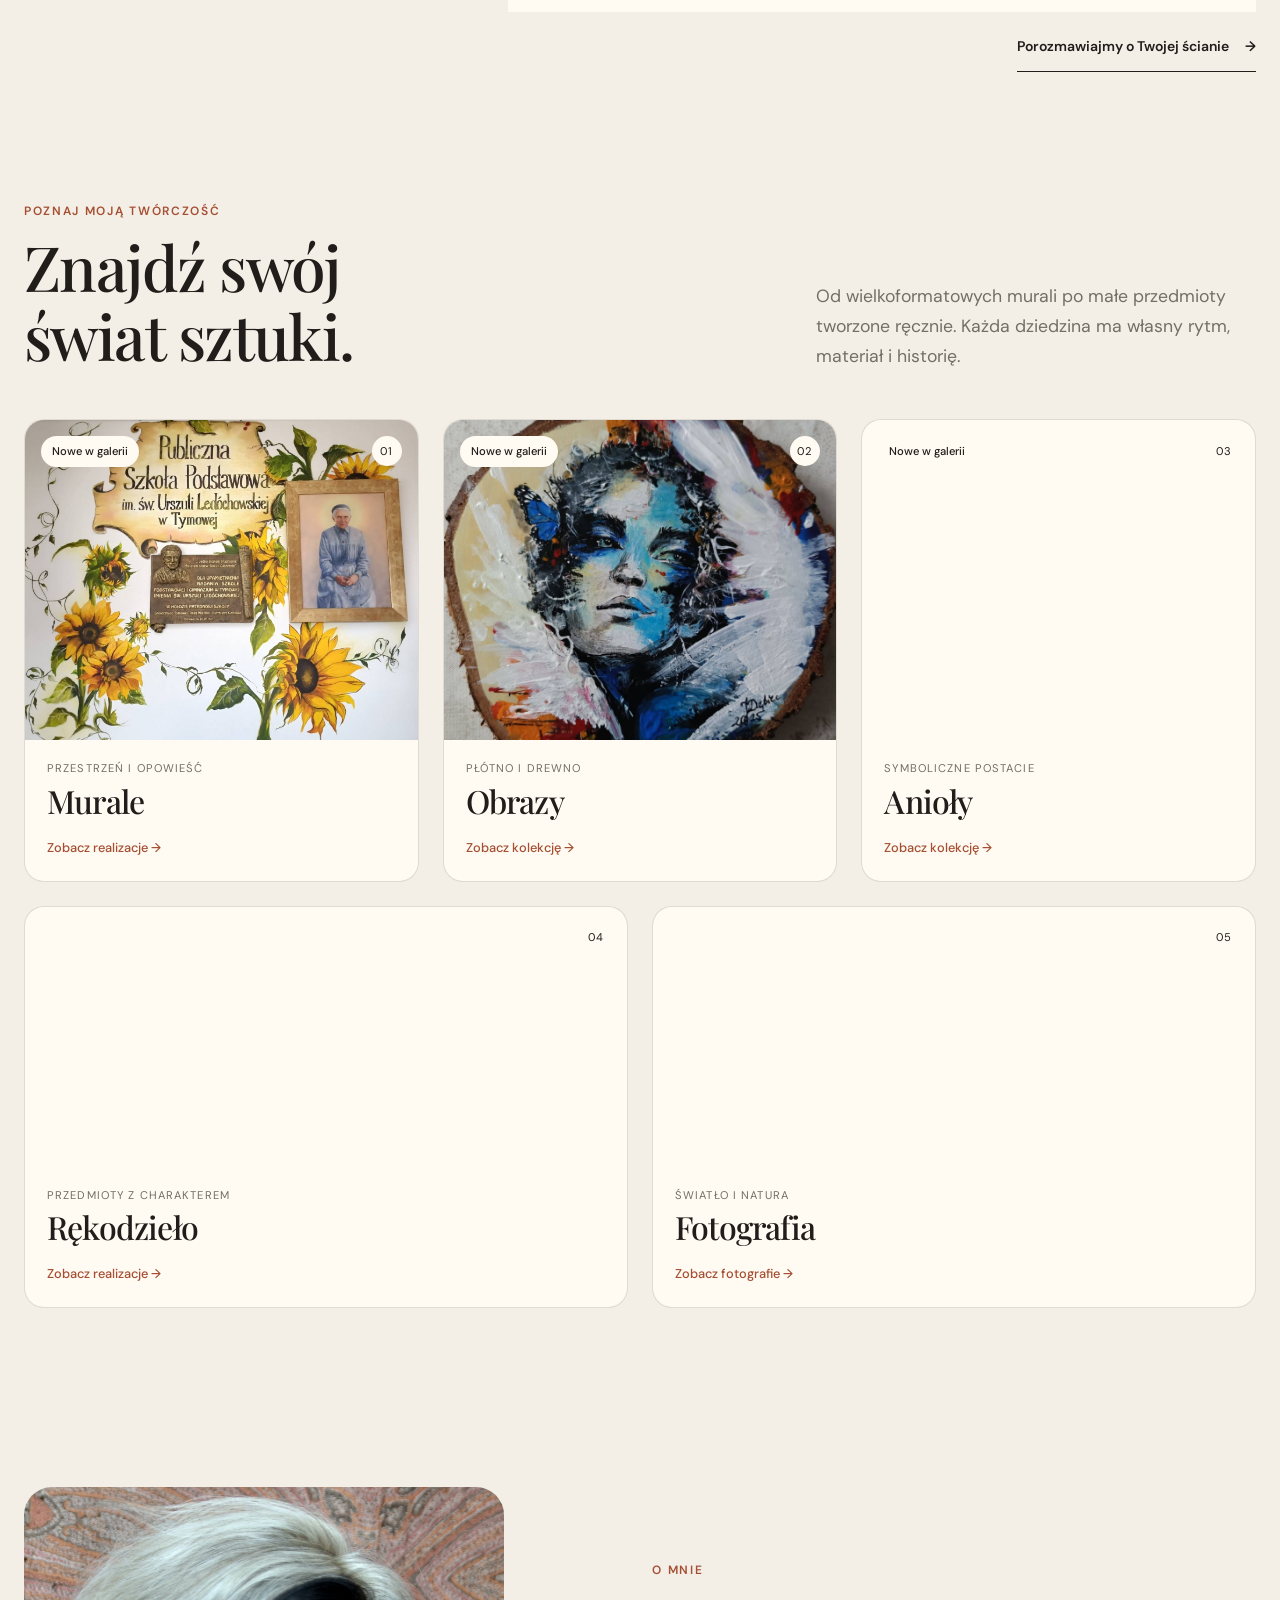
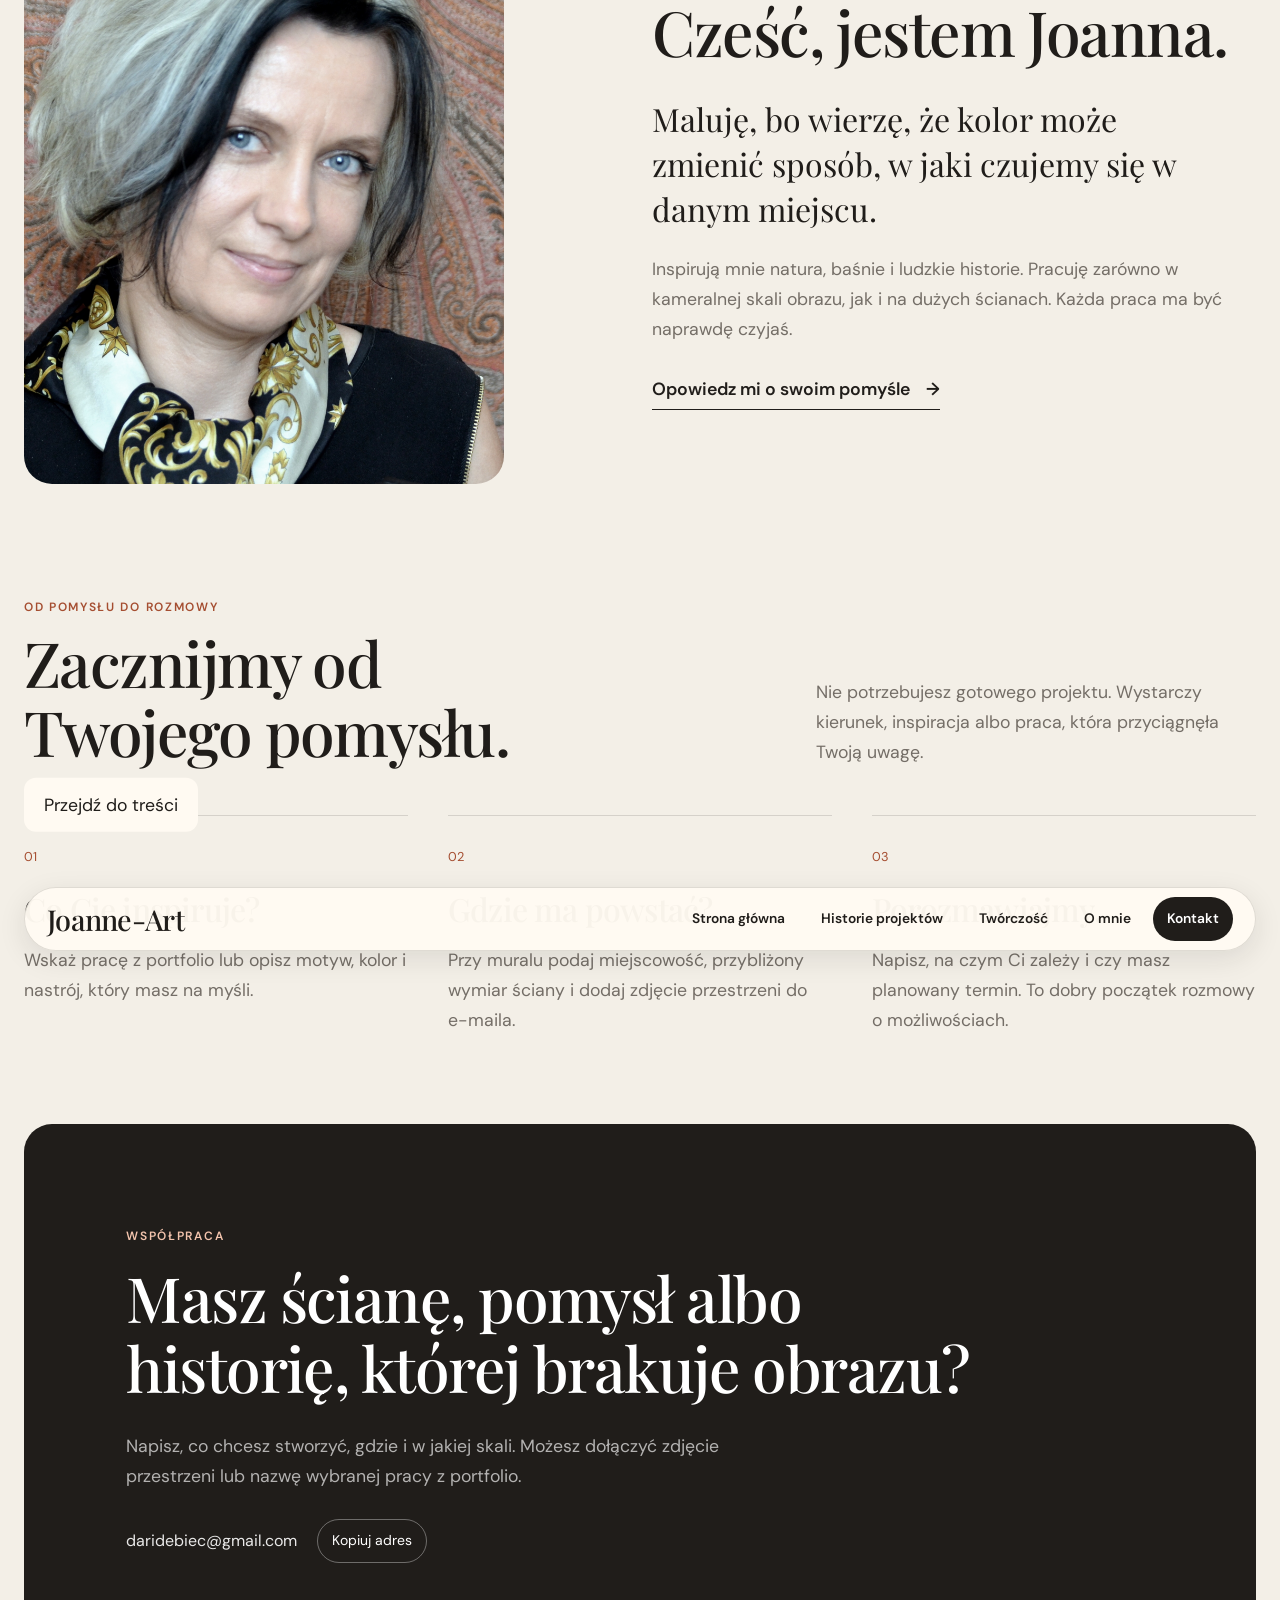
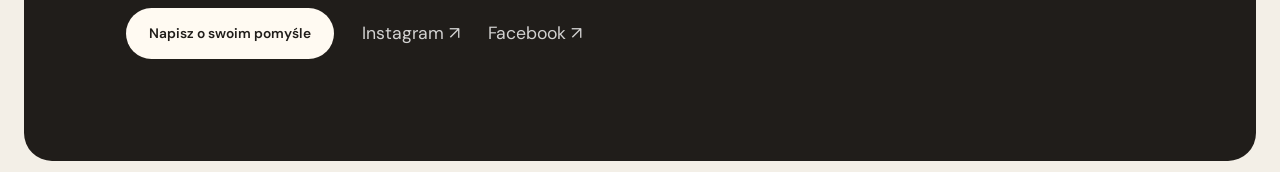
<file: kontakt.html>
<!doctype html><html lang="pl"><head><meta charset="utf-8"><meta name="robots" content="noindex, follow"><meta http-equiv="refresh" content="0; url=/#kontakt"><link rel="canonical" href="https://joanne-art.pl/#kontakt"><title>Kontakt | Joanne-Art</title></head><body><p>Kontakt znajduje się na stronie głównej. <a href="/#kontakt">Przejdź do kontaktu</a>.</p></body></html>
</file>
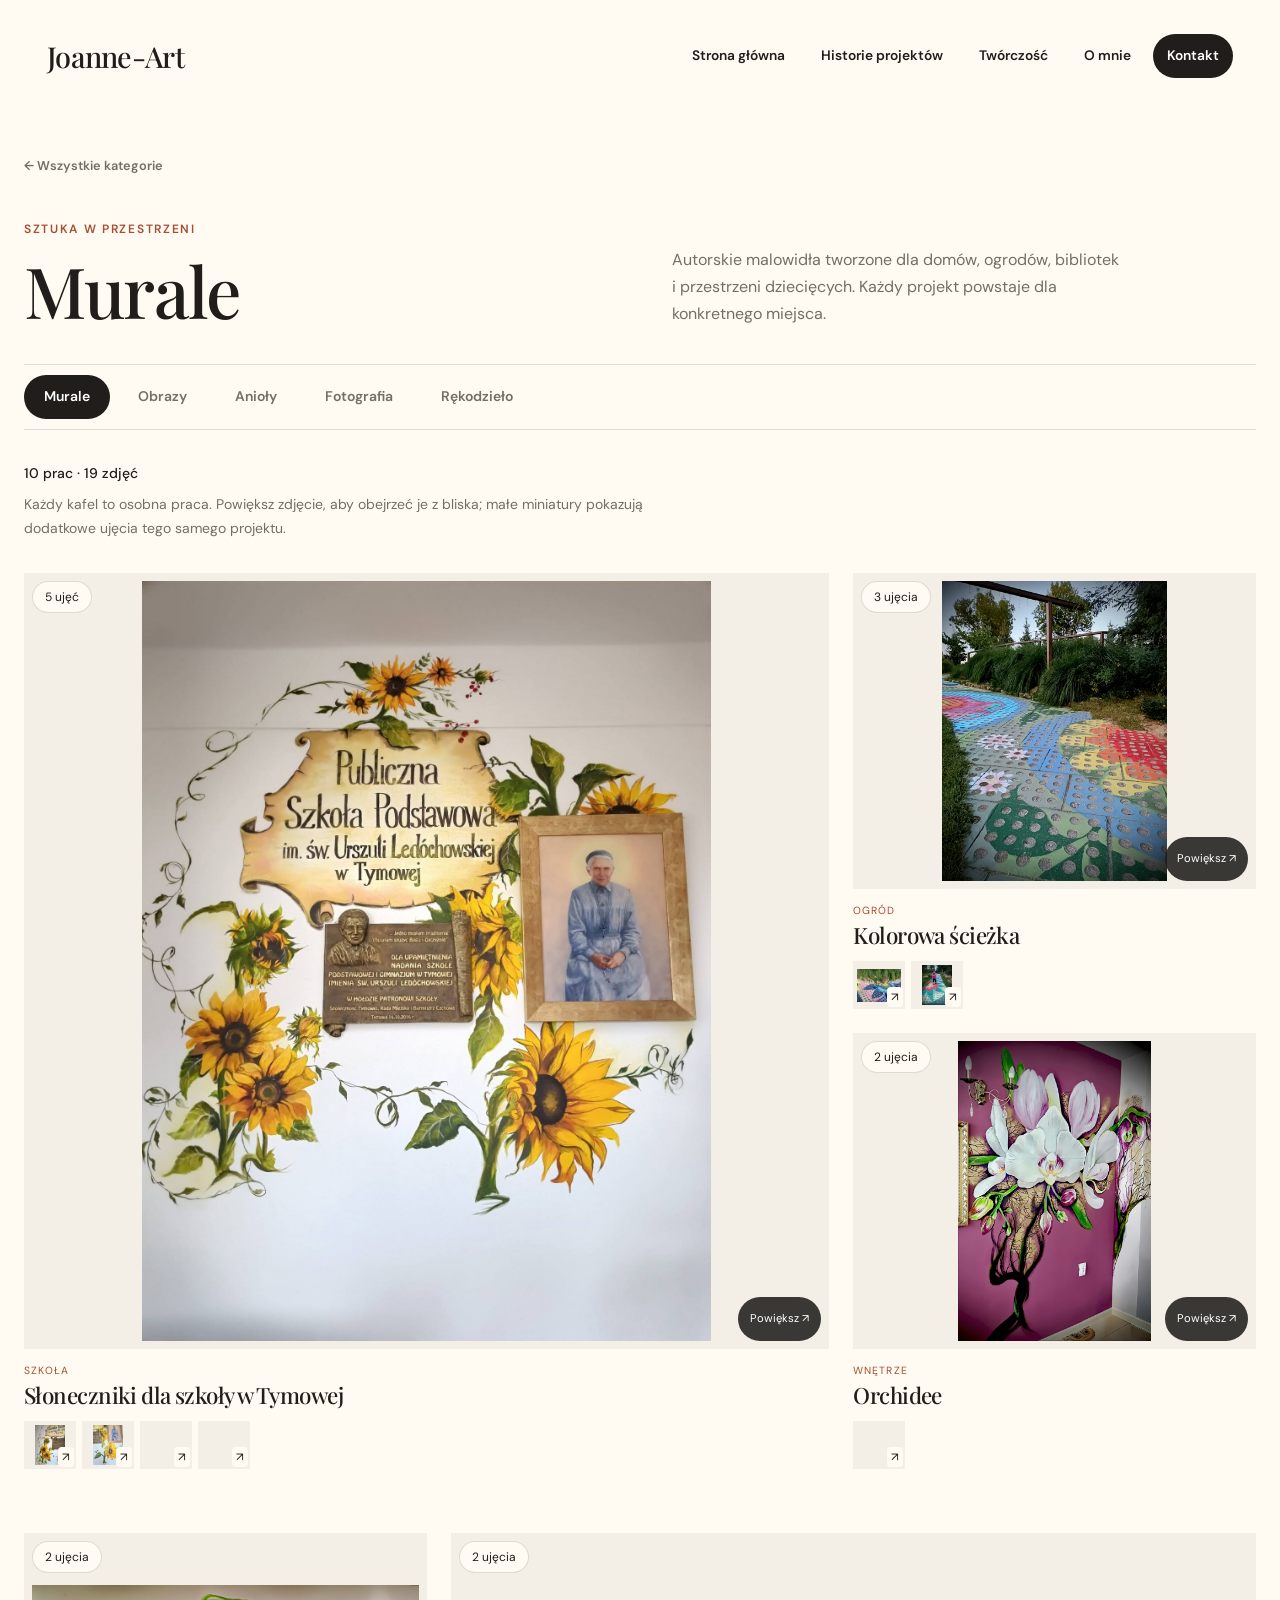
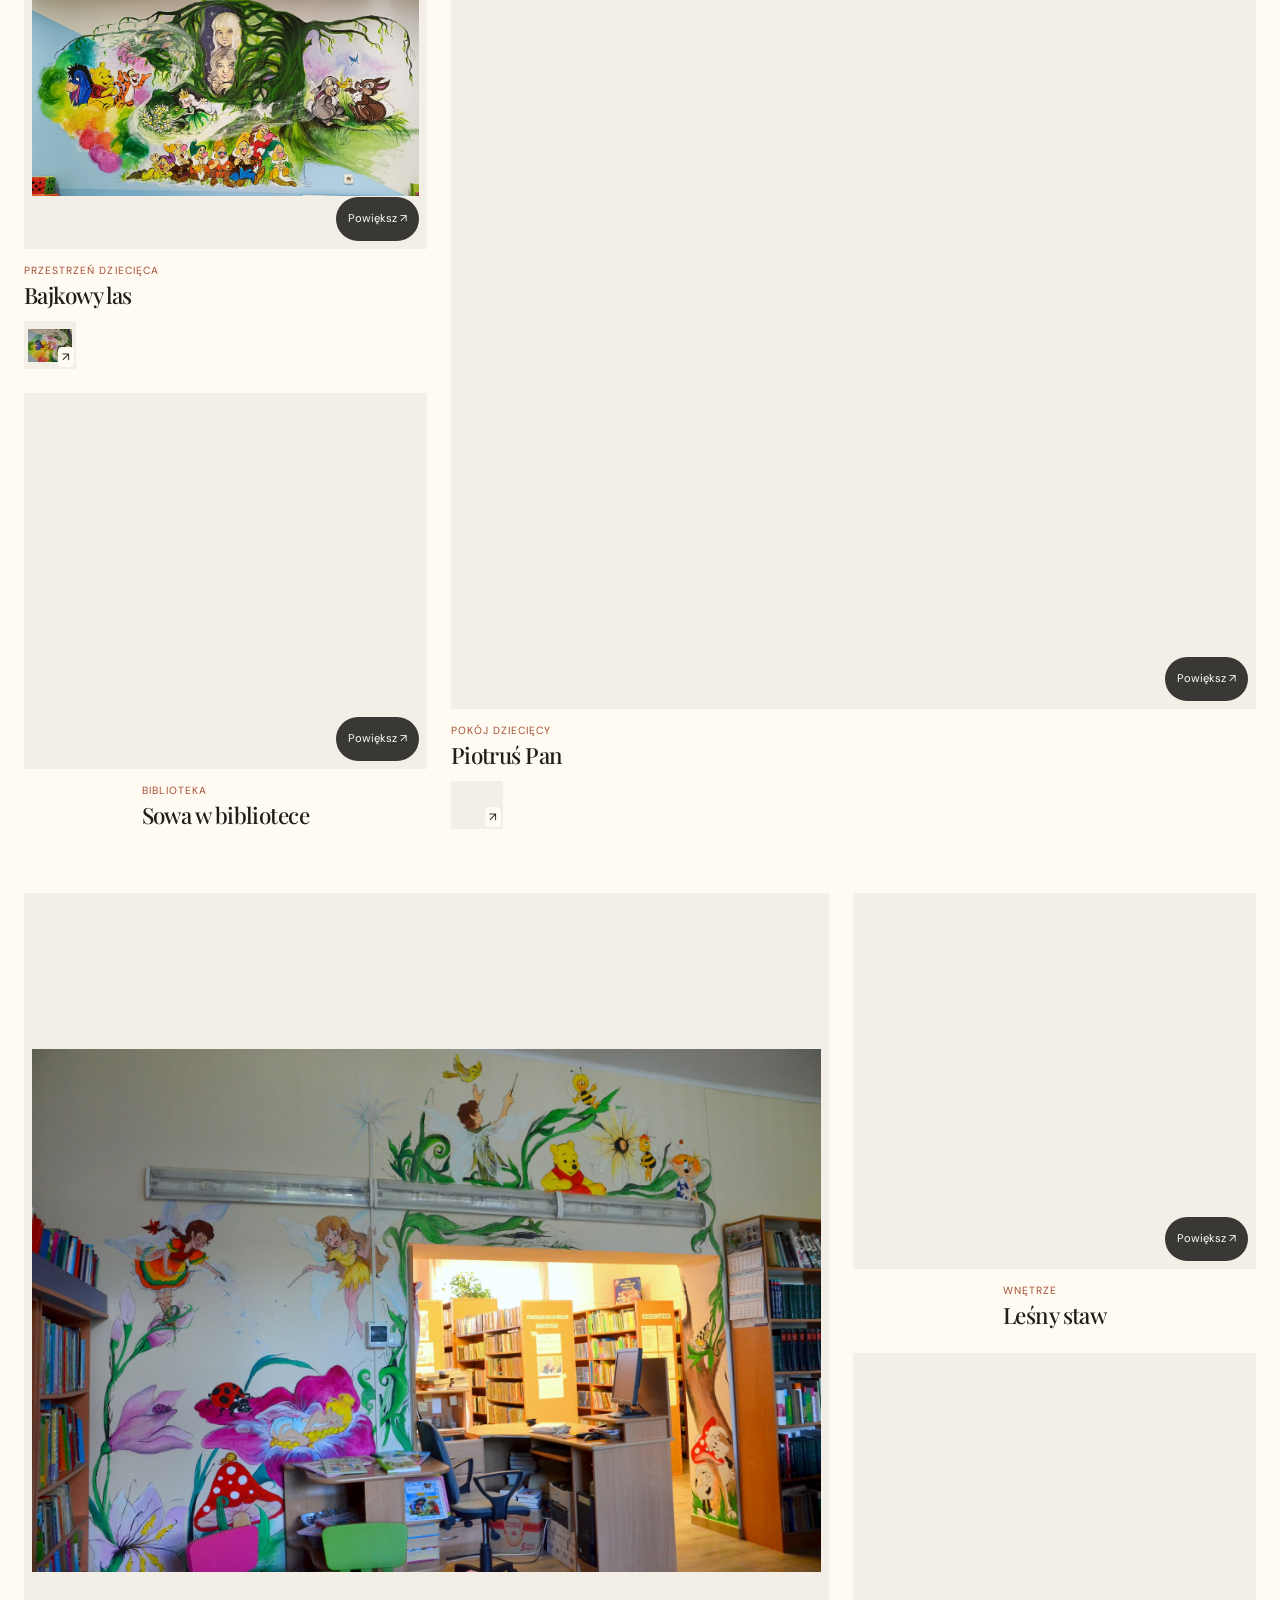
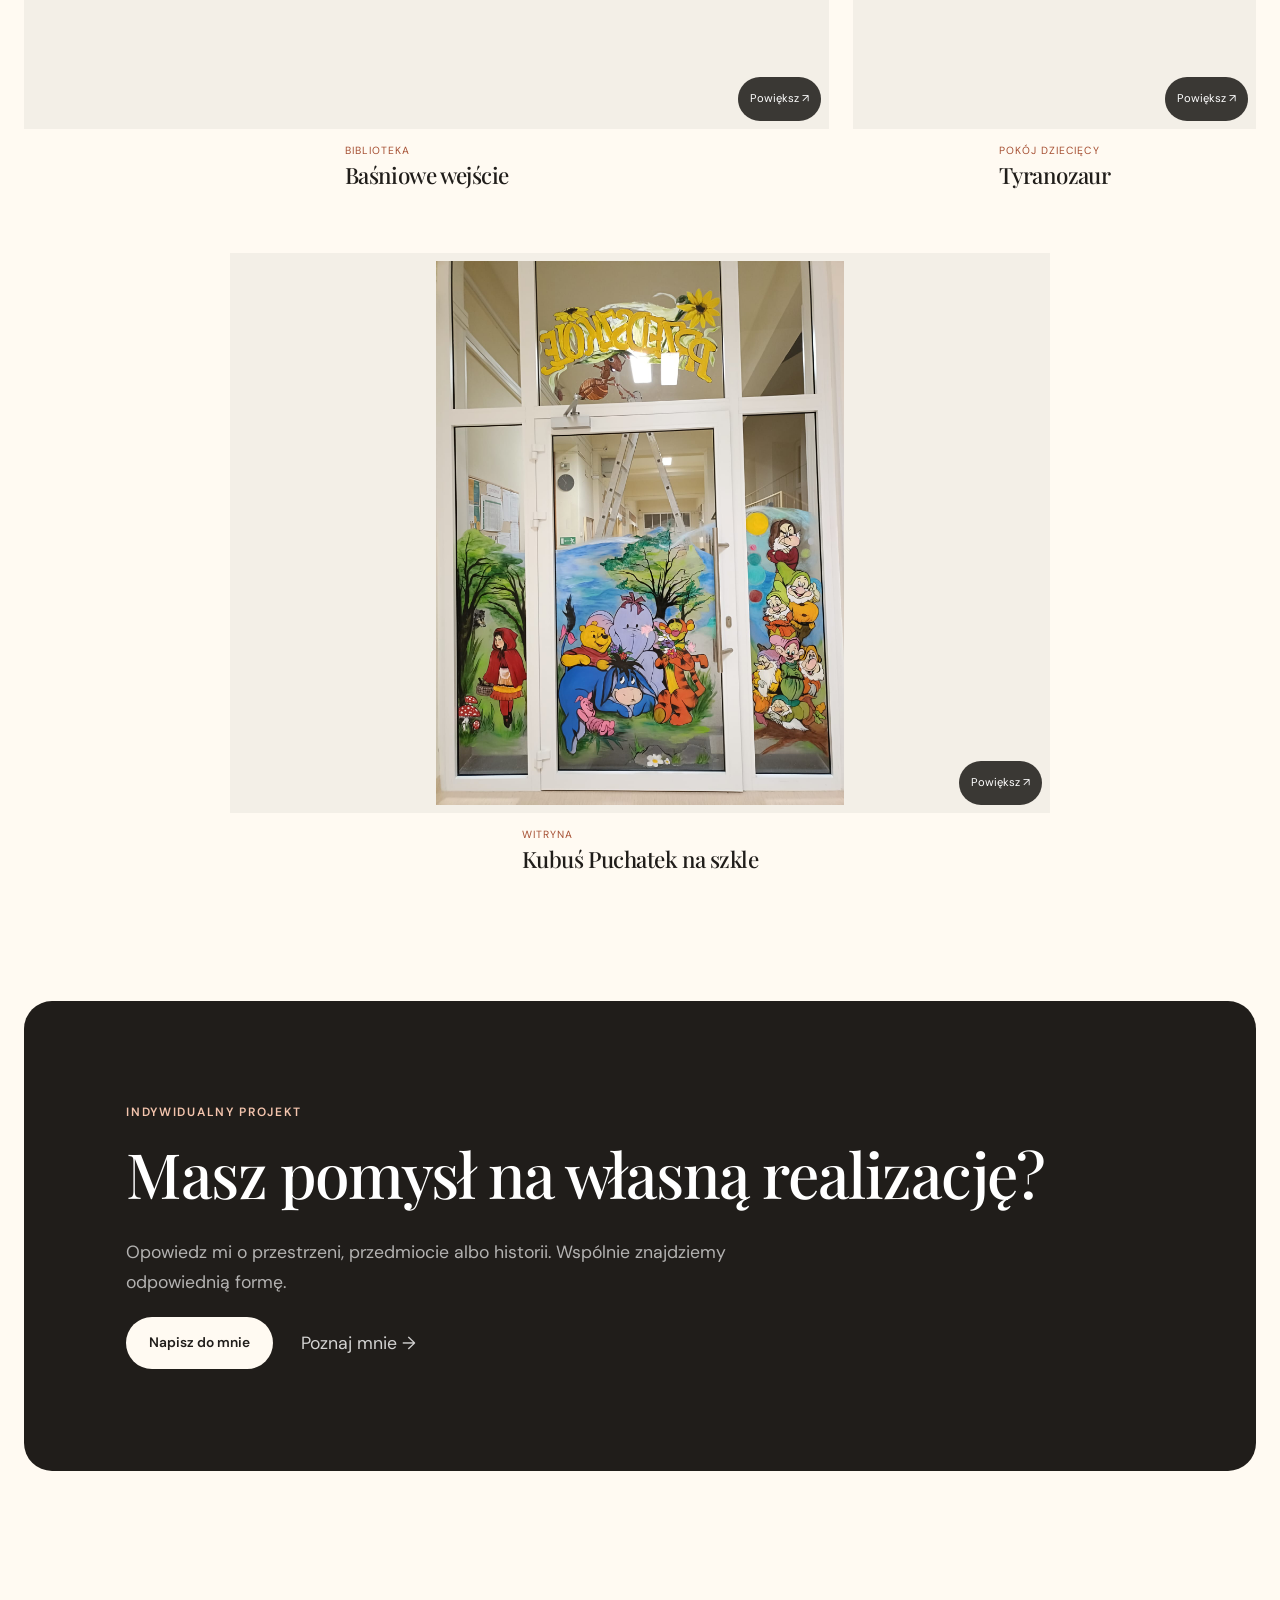
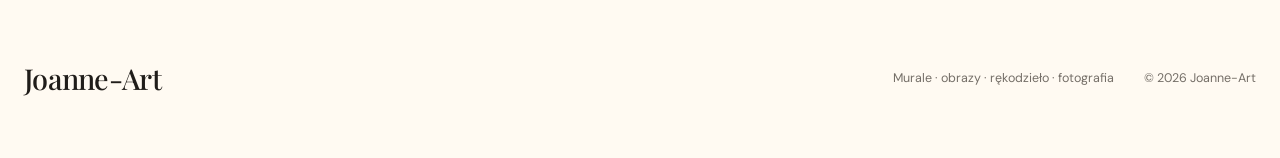
<file: murale.html>
<!doctype html>
<html lang="pl">
<head>
  <meta charset="utf-8">
  <meta name="viewport" content="width=device-width, initial-scale=1">
  <meta name="description" content="Autorskie murale Joanne-Art do wnętrz, ogrodów, bibliotek i przestrzeni dziecięcych. Zobacz realizacje i proces powstawania.">
  <meta name="author" content="Joanna — Joanne-Art">
  <meta name="robots" content="index, follow, max-image-preview:large">
  <meta name="theme-color" content="#fffaf2">
  <meta name="color-scheme" content="light">
  <meta name="application-name" content="Joanne-Art">
  <meta property="og:type" content="website">
  <meta property="og:locale" content="pl_PL">
  <meta property="og:site_name" content="Joanne-Art">
  <meta property="og:url" content="https://joanne-art.pl/murale.html">
  <meta property="og:title" content="Murale artystyczne — Joanne-Art">
  <meta property="og:description" content="Murale tworzone dla konkretnych miejsc: wnętrz, ogrodów, bibliotek i przestrzeni dziecięcych.">
  <meta property="og:image" content="https://joanne-art.pl/assets/murale/bajkowy-las-panorama.jpg">
  <meta property="og:image:alt" content="Baśniowy mural leśny autorstwa Joanne-Art">
  <meta name="twitter:card" content="summary_large_image">
  <meta name="twitter:title" content="Murale artystyczne — Joanne-Art">
  <meta name="twitter:description" content="Murale tworzone dla wnętrz, ogrodów, bibliotek i przestrzeni dziecięcych.">
  <meta name="twitter:image" content="https://joanne-art.pl/assets/murale/bajkowy-las-panorama.jpg">
  <title>Murale artystyczne do wnętrz i ogrodów | Joanne-Art</title>
  <link rel="canonical" href="https://joanne-art.pl/murale.html">
  <link rel="icon" href="favicon.ico" sizes="16x16 32x32">
  <link rel="apple-touch-icon" sizes="180x180" href="assets/brand/apple-touch-icon.png">
  <link rel="manifest" href="site.webmanifest">
  <link rel="preconnect" href="https://fonts.googleapis.com">
  <link rel="preconnect" href="https://fonts.gstatic.com" crossorigin>
  <link href="https://fonts.googleapis.com/css2?family=DM+Sans:wght@400;500;600&family=Playfair+Display:wght@500;600&display=swap" rel="stylesheet">
  <link rel="stylesheet" href="style.css?v=20261026-contact-final">
</head>
<body class="category-page" data-category="murale">
  <a class="skip-link" href="#main-content">Przejdź do treści</a>
  <header class="site-header category-header">
    <a class="brand" href="index.html" aria-label="Joanne-Art — strona główna">Joanne-Art</a>
    <nav class="nav" id="main-nav" aria-label="Główna nawigacja">
      <a href="index.html#start"><span>01</span>Strona główna</a>
      <a href="index.html#projekty"><span>02</span>Historie projektów</a>
      <a href="index.html#tworczosc"><span>03</span>Twórczość</a>
      <a href="index.html#o-mnie"><span>04</span>O mnie</a>
      <a class="nav-contact" href="index.html#kontakt"><span>05</span>Kontakt</a>
    </nav>
    <button class="menu-button" type="button" aria-label="Otwórz menu" aria-controls="main-nav" aria-expanded="false"><span></span><span></span><span></span></button>
  </header>

  <main id="main-content" tabindex="-1">
    <section class="category-hero section-shell">
      <a class="back-link" href="index.html#tworczosc">← Wszystkie kategorie</a>
      <p class="eyebrow" id="category-kicker">Twórczość Joanne-Art</p>
      <h1 id="category-title">Murale</h1>
      <p id="category-description">Autorskie malowidła tworzone dla domów, ogrodów, bibliotek i przestrzeni dziecięcych. Każdy projekt powstaje dla konkretnego miejsca.</p>

    </section>
      <nav class="category-switcher section-shell" id="category-switcher" aria-label="Wybierz kategorię">
        <a href="murale.html">Murale</a><a href="obrazy.html">Obrazy</a><a href="anioly.html">Anioły</a><a href="rekodzielo.html">Rękodzieło</a><a href="fotografia.html">Fotografia</a>
      </nav>
    <section class="category-gallery section-shell" aria-label="Galeria prac">
      <p class="category-count" id="category-count" role="status">Prace z kolekcji</p>
      <p class="gallery-hint">Wybierz zdjęcie, aby zobaczyć je w całości.</p>
      <div class="category-grid" id="category-grid"></div>
    </section>
    <section class="contact section-shell category-contact">
      <p class="eyebrow light">Indywidualny projekt</p>
      <h2>Masz pomysł na własną realizację?</h2>
      <p>Opowiedz mi o przestrzeni, przedmiocie albo historii. Wspólnie znajdziemy odpowiednią formę.</p>
      <div class="contact-links"><a class="button pale" href="mailto:daridebiec@gmail.com">Napisz do mnie</a><a href="index.html#o-mnie">Poznaj mnie →</a></div>
    </section>
  </main>

  <footer class="footer section-shell"><a class="brand" href="index.html">Joanne-Art</a><p>Murale · obrazy · rękodzieło · fotografia</p><p>© 2026 Joanne-Art</p></footer>
  <div class="lightbox" role="dialog" aria-modal="true" aria-label="Podgląd pracy" aria-hidden="true"><button class="lightbox-close" type="button" aria-label="Zamknij podgląd">×</button><button class="lightbox-arrow prev" type="button" aria-label="Poprzednie zdjęcie">‹</button><img alt=""><button class="lightbox-arrow next" type="button" aria-label="Następne zdjęcie">›</button><p class="lightbox-caption"></p></div>
  <script src="ui.js?v=20261026-contact-final"></script>
  <script src="category.js?v=20261026-contact-final"></script>
</body>
</html>
</file>
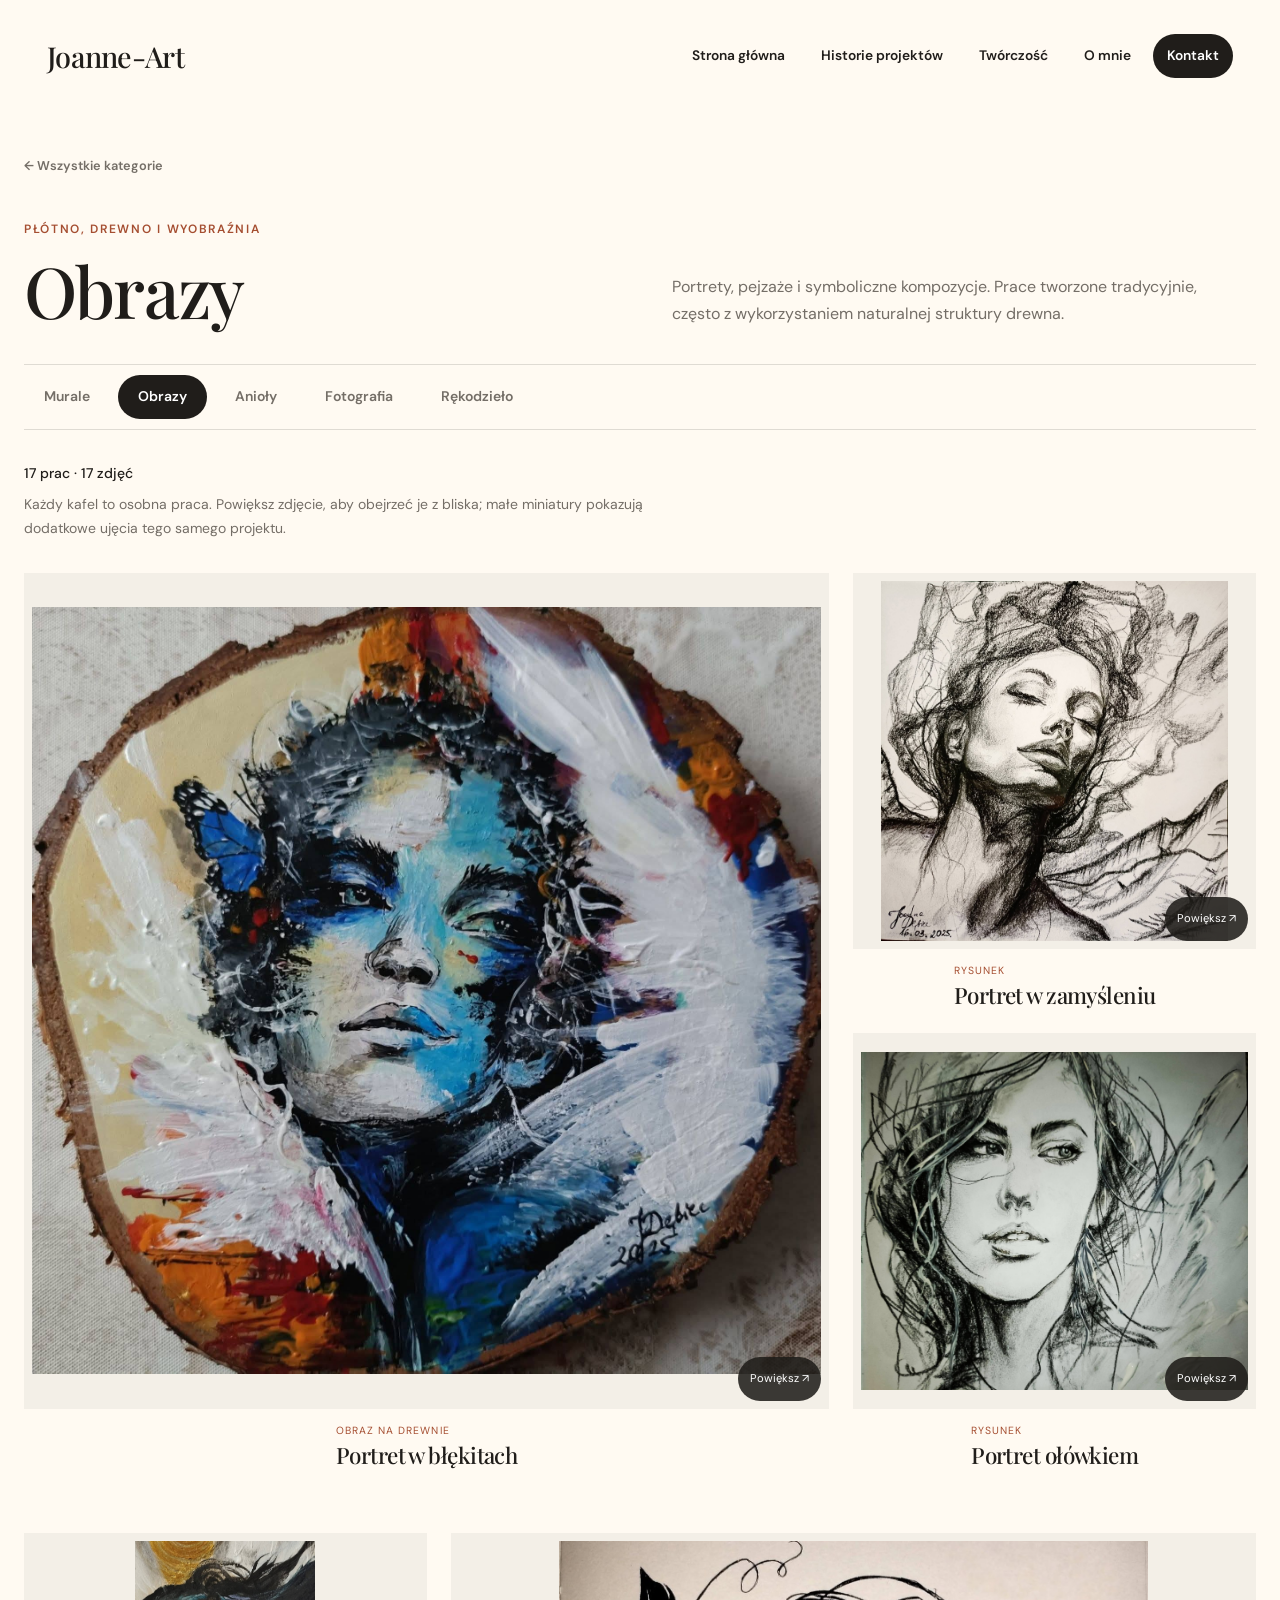
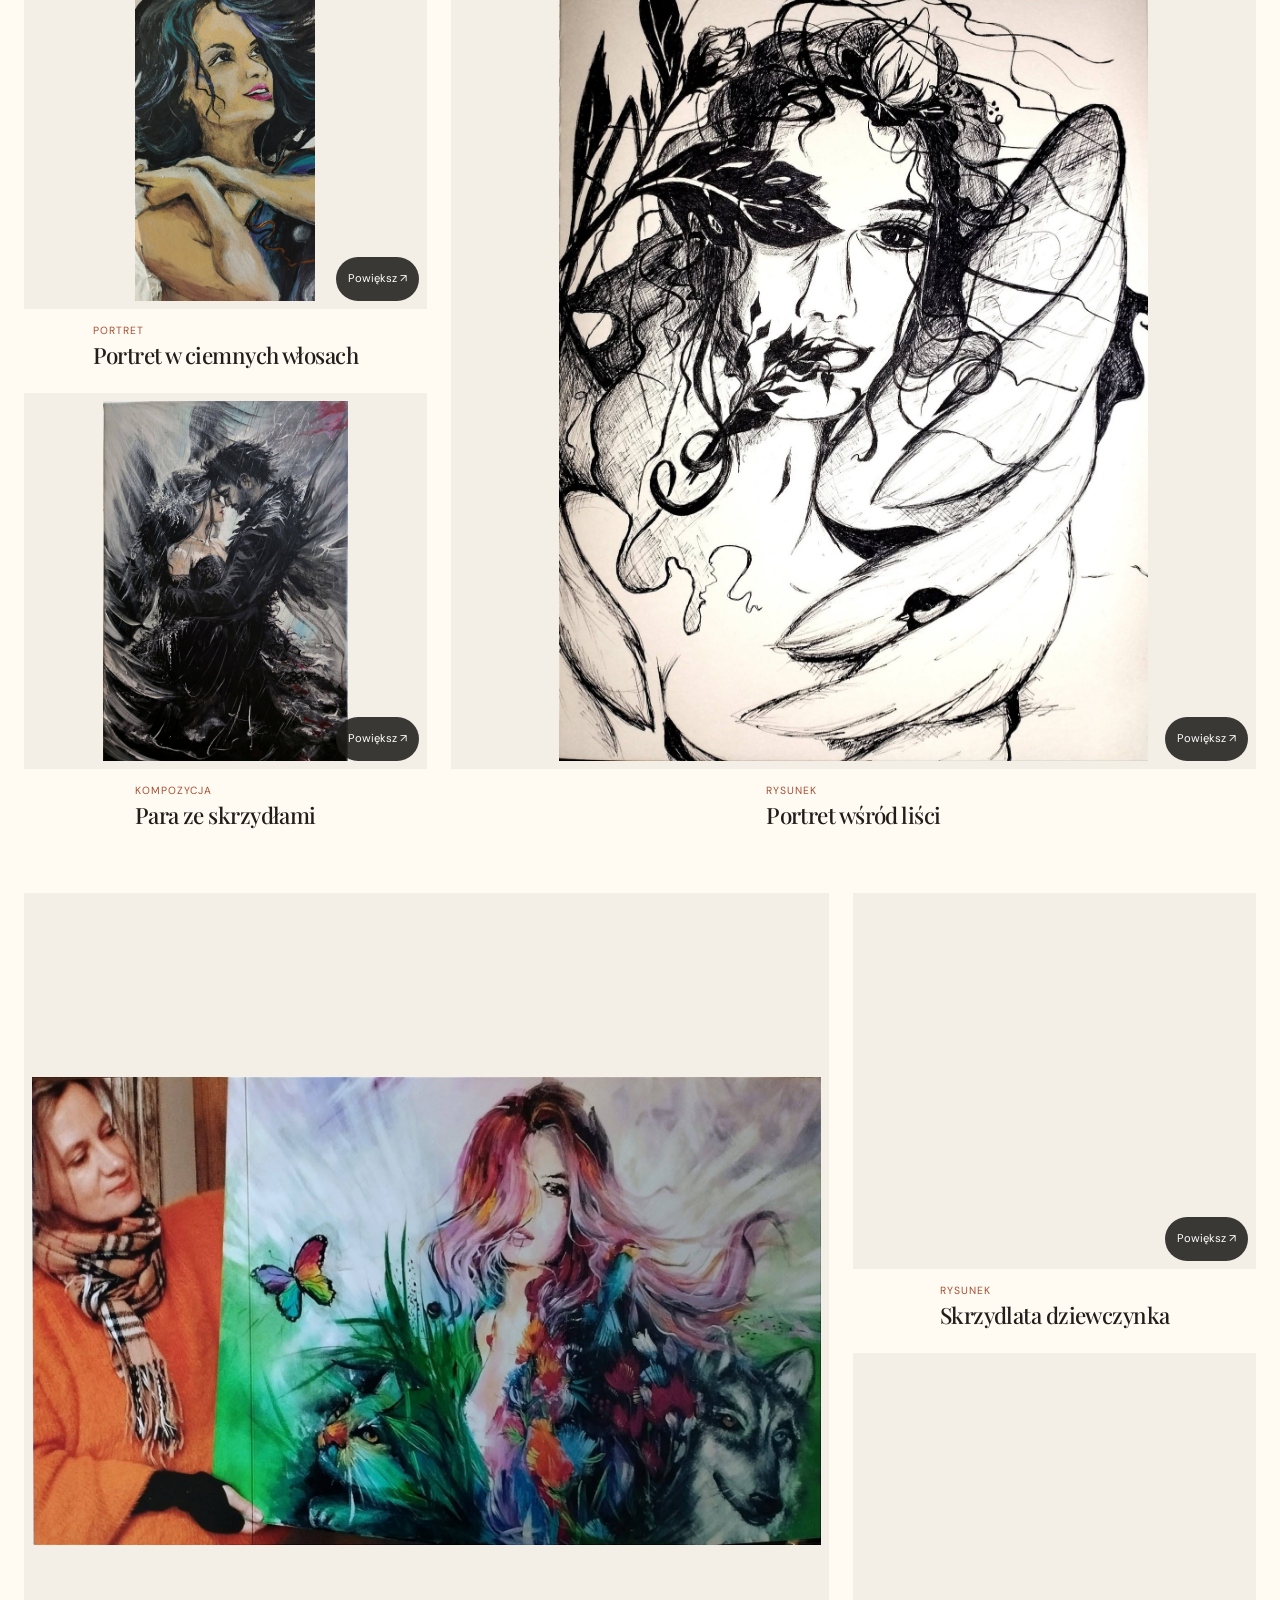
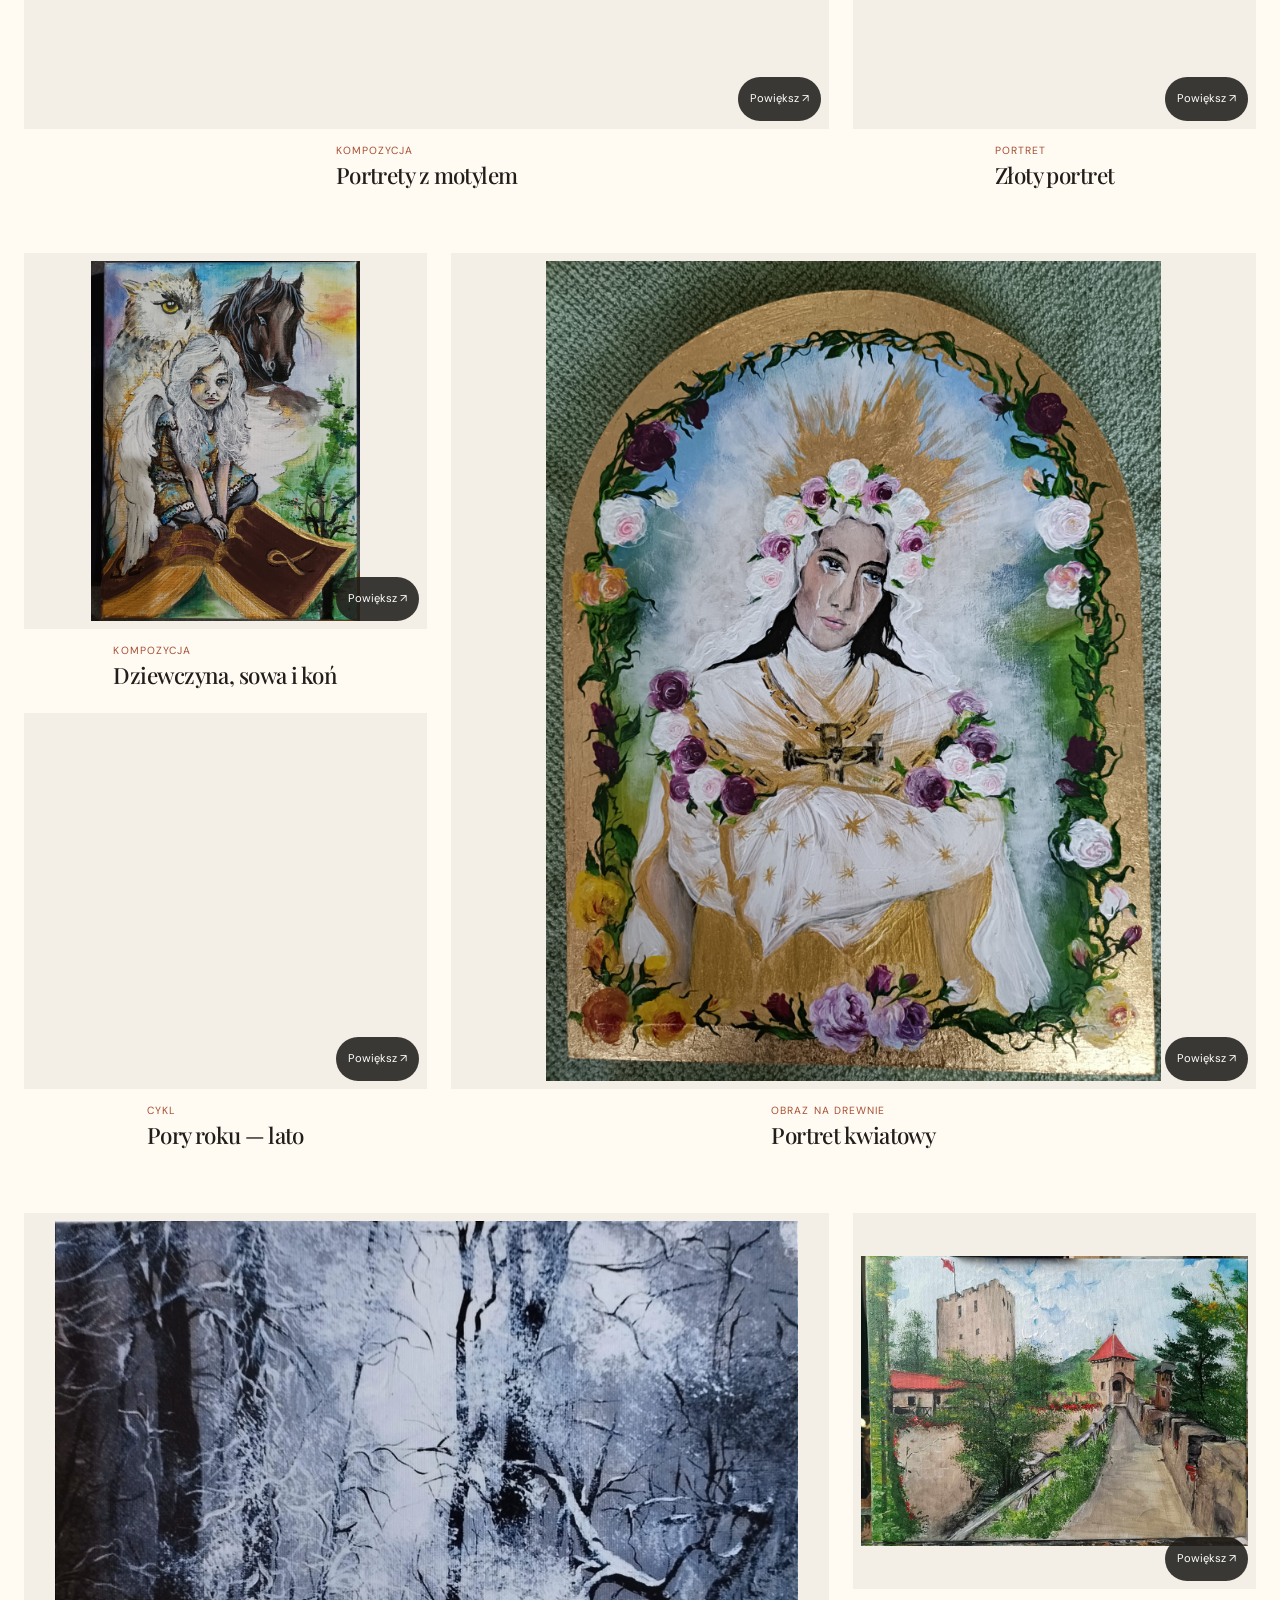
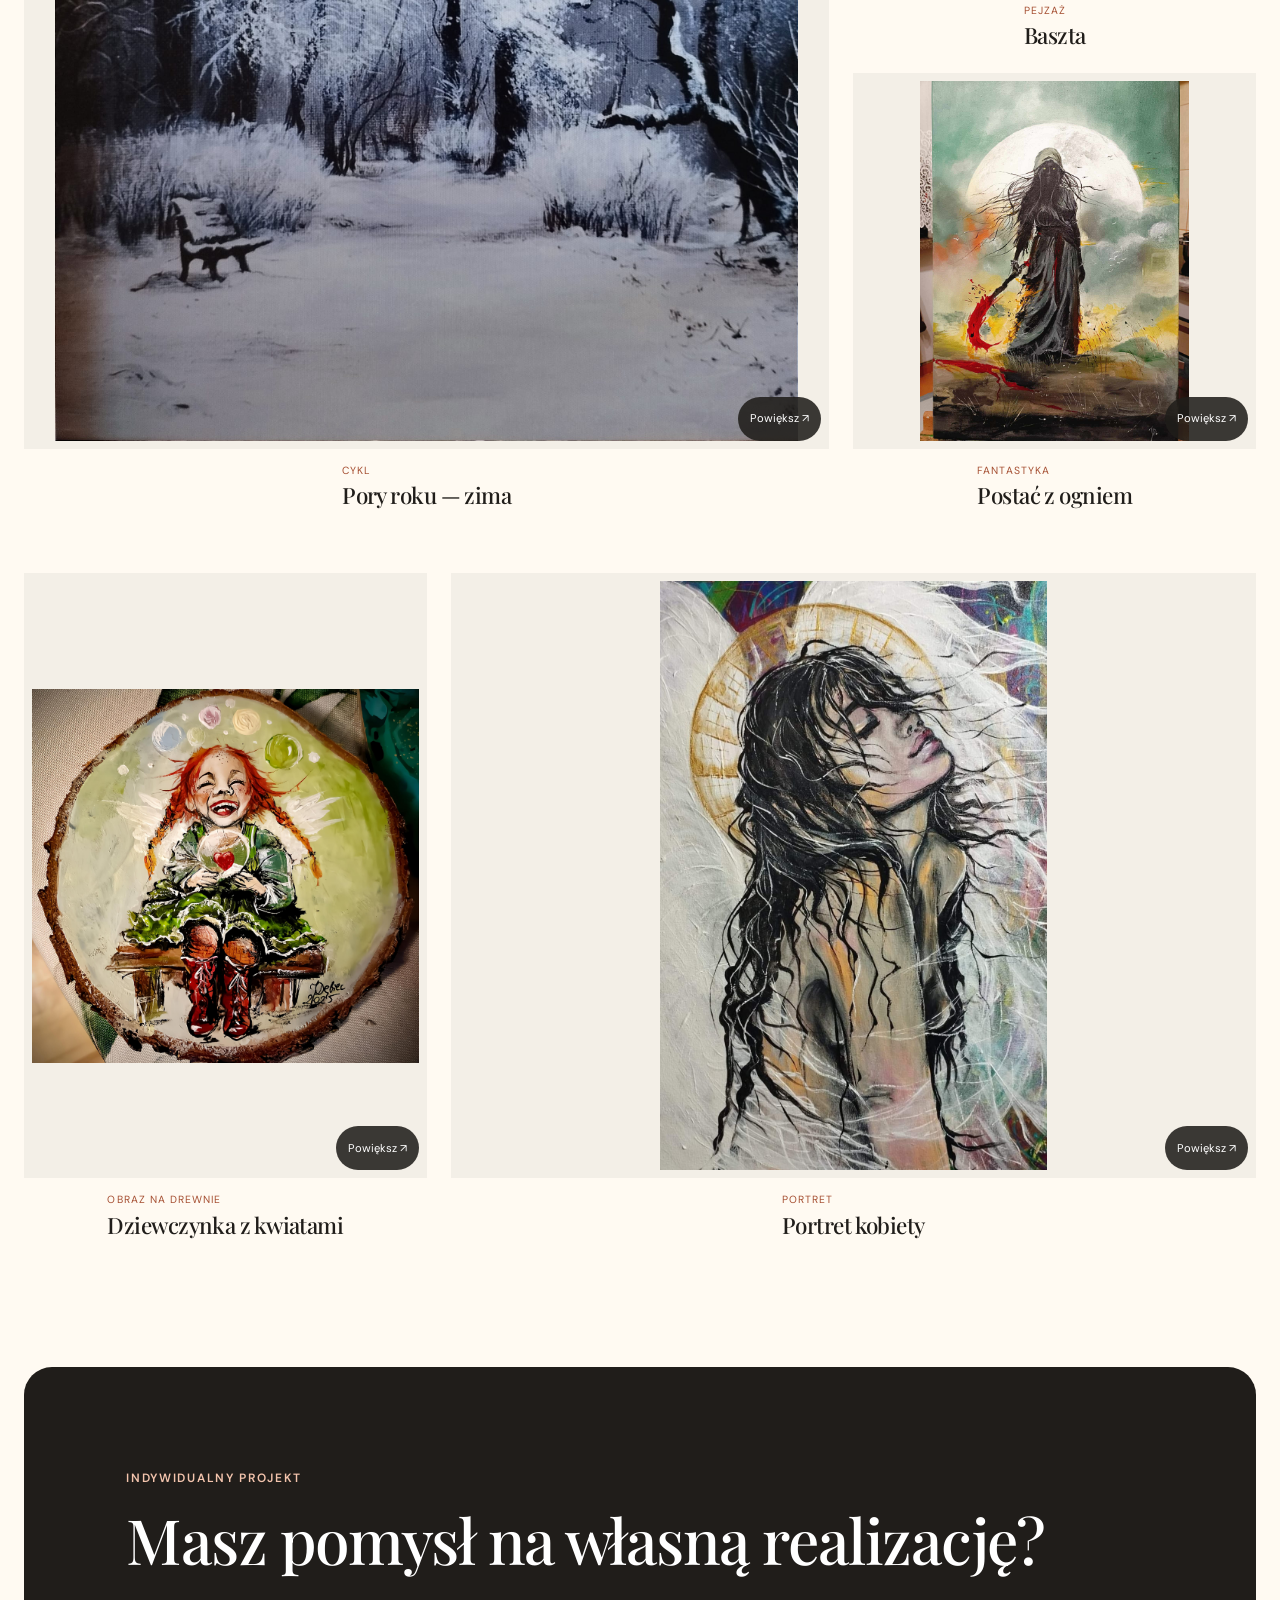
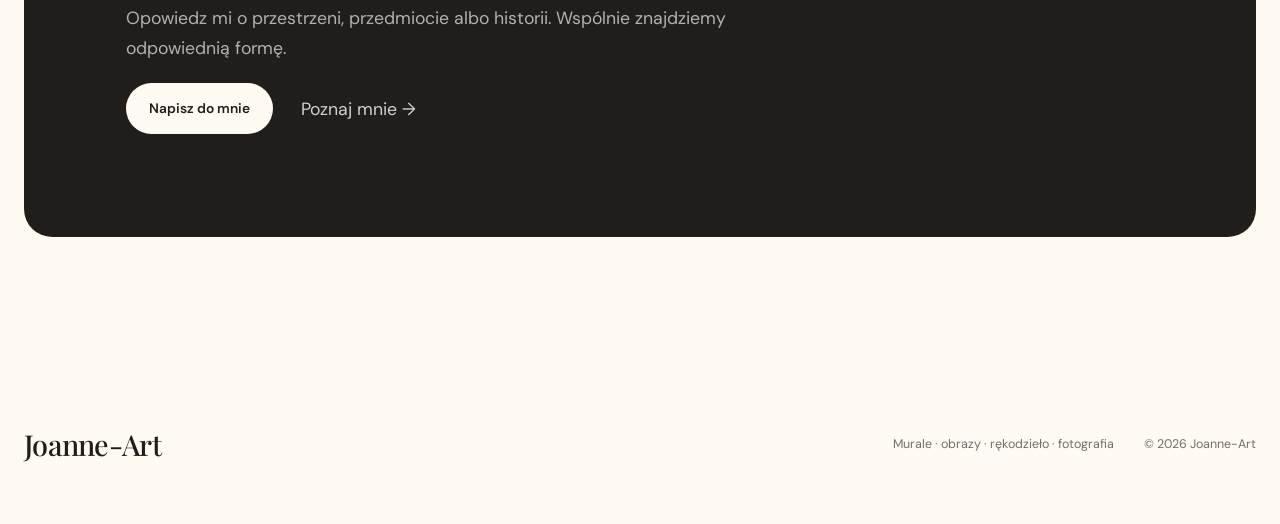
<file: obrazy.html>
<!doctype html>
<html lang="pl">
<head>
  <meta charset="utf-8">
  <meta name="viewport" content="width=device-width, initial-scale=1">
  <meta name="description" content="Obrazy Joanne-Art na płótnie i drewnie: portrety, pejzaże oraz symboliczne kompozycje tworzone ręcznie.">
  <meta name="author" content="Joanna — Joanne-Art">
  <meta name="robots" content="index, follow, max-image-preview:large">
  <meta name="theme-color" content="#fffaf2">
  <meta name="color-scheme" content="light">
  <meta name="application-name" content="Joanne-Art">
  <meta property="og:type" content="website">
  <meta property="og:locale" content="pl_PL">
  <meta property="og:site_name" content="Joanne-Art">
  <meta property="og:url" content="https://joanne-art.pl/obrazy.html">
  <meta property="og:title" content="Obrazy na płótnie i drewnie — Joanne-Art">
  <meta property="og:description" content="Portrety, pejzaże i symboliczne kompozycje tworzone tradycyjnymi technikami.">
  <meta property="og:image" content="https://joanne-art.pl/assets/obrazy/zloty-portret.jpg">
  <meta property="og:image:alt" content="Złoty portret autorstwa Joanne-Art">
  <meta name="twitter:card" content="summary_large_image">
  <meta name="twitter:title" content="Obrazy na płótnie i drewnie — Joanne-Art">
  <meta name="twitter:description" content="Portrety, pejzaże i symboliczne kompozycje tworzone ręcznie.">
  <meta name="twitter:image" content="https://joanne-art.pl/assets/obrazy/zloty-portret.jpg">
  <title>Obrazy na płótnie i drewnie | Joanne-Art</title>
  <link rel="canonical" href="https://joanne-art.pl/obrazy.html">
  <link rel="icon" href="favicon.ico" sizes="16x16 32x32">
  <link rel="apple-touch-icon" sizes="180x180" href="assets/brand/apple-touch-icon.png">
  <link rel="manifest" href="site.webmanifest">
  <link rel="preconnect" href="https://fonts.googleapis.com">
  <link rel="preconnect" href="https://fonts.gstatic.com" crossorigin>
  <link href="https://fonts.googleapis.com/css2?family=DM+Sans:wght@400;500;600&family=Playfair+Display:wght@500;600&display=swap" rel="stylesheet">
  <link rel="stylesheet" href="style.css?v=20261026-contact-final">
</head>
<body class="category-page" data-category="obrazy">
  <a class="skip-link" href="#main-content">Przejdź do treści</a>
  <header class="site-header category-header">
    <a class="brand" href="index.html" aria-label="Joanne-Art — strona główna">Joanne-Art</a>
    <nav class="nav" id="main-nav" aria-label="Główna nawigacja">
      <a href="index.html#start"><span>01</span>Strona główna</a>
      <a href="index.html#projekty"><span>02</span>Historie projektów</a>
      <a href="index.html#tworczosc"><span>03</span>Twórczość</a>
      <a href="index.html#o-mnie"><span>04</span>O mnie</a>
      <a class="nav-contact" href="index.html#kontakt"><span>05</span>Kontakt</a>
    </nav>
    <button class="menu-button" type="button" aria-label="Otwórz menu" aria-controls="main-nav" aria-expanded="false"><span></span><span></span><span></span></button>
  </header>

  <main id="main-content" tabindex="-1">
    <section class="category-hero section-shell">
      <a class="back-link" href="index.html#tworczosc">← Wszystkie kategorie</a>
      <p class="eyebrow" id="category-kicker">Twórczość Joanne-Art</p>
      <h1 id="category-title">Obrazy</h1>
      <p id="category-description">Portrety, pejzaże i symboliczne kompozycje. Prace tworzone tradycyjnie, często z wykorzystaniem naturalnej struktury drewna.</p>

    </section>
      <nav class="category-switcher section-shell" id="category-switcher" aria-label="Wybierz kategorię">
        <a href="murale.html">Murale</a><a href="obrazy.html">Obrazy</a><a href="anioly.html">Anioły</a><a href="rekodzielo.html">Rękodzieło</a><a href="fotografia.html">Fotografia</a>
      </nav>
    <section class="category-gallery section-shell" aria-label="Galeria prac">
      <p class="category-count" id="category-count" role="status">Prace z kolekcji</p>
      <p class="gallery-hint">Wybierz zdjęcie, aby zobaczyć je w całości.</p>
      <div class="category-grid" id="category-grid"></div>
    </section>
    <section class="contact section-shell category-contact">
      <p class="eyebrow light">Indywidualny projekt</p>
      <h2>Masz pomysł na własną realizację?</h2>
      <p>Opowiedz mi o przestrzeni, przedmiocie albo historii. Wspólnie znajdziemy odpowiednią formę.</p>
      <div class="contact-links"><a class="button pale" href="mailto:daridebiec@gmail.com">Napisz do mnie</a><a href="index.html#o-mnie">Poznaj mnie →</a></div>
    </section>
  </main>

  <footer class="footer section-shell"><a class="brand" href="index.html">Joanne-Art</a><p>Murale · obrazy · rękodzieło · fotografia</p><p>© 2026 Joanne-Art</p></footer>
  <div class="lightbox" role="dialog" aria-modal="true" aria-label="Podgląd pracy" aria-hidden="true"><button class="lightbox-close" type="button" aria-label="Zamknij podgląd">×</button><button class="lightbox-arrow prev" type="button" aria-label="Poprzednie zdjęcie">‹</button><img alt=""><button class="lightbox-arrow next" type="button" aria-label="Następne zdjęcie">›</button><p class="lightbox-caption"></p></div>
  <script src="ui.js?v=20261026-contact-final"></script>
  <script src="category.js?v=20261026-contact-final"></script>
</body>
</html>
</file>
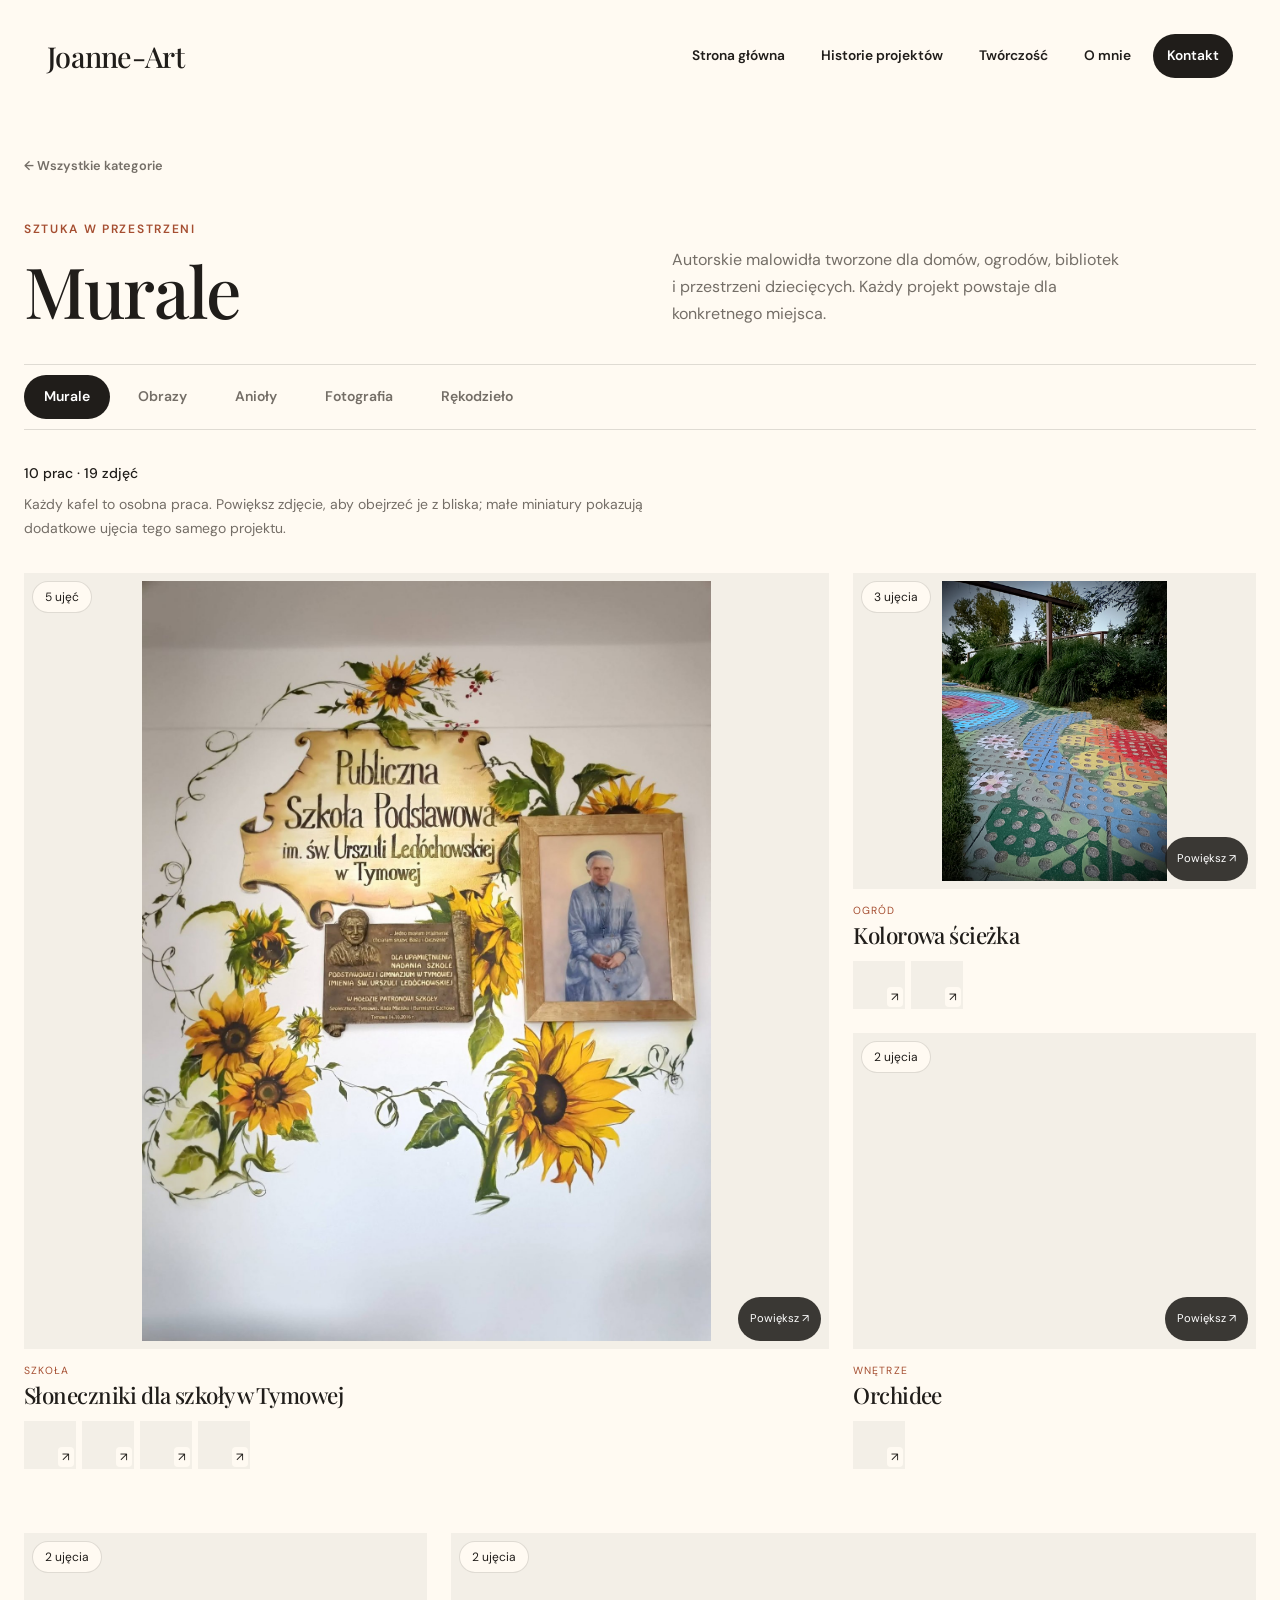
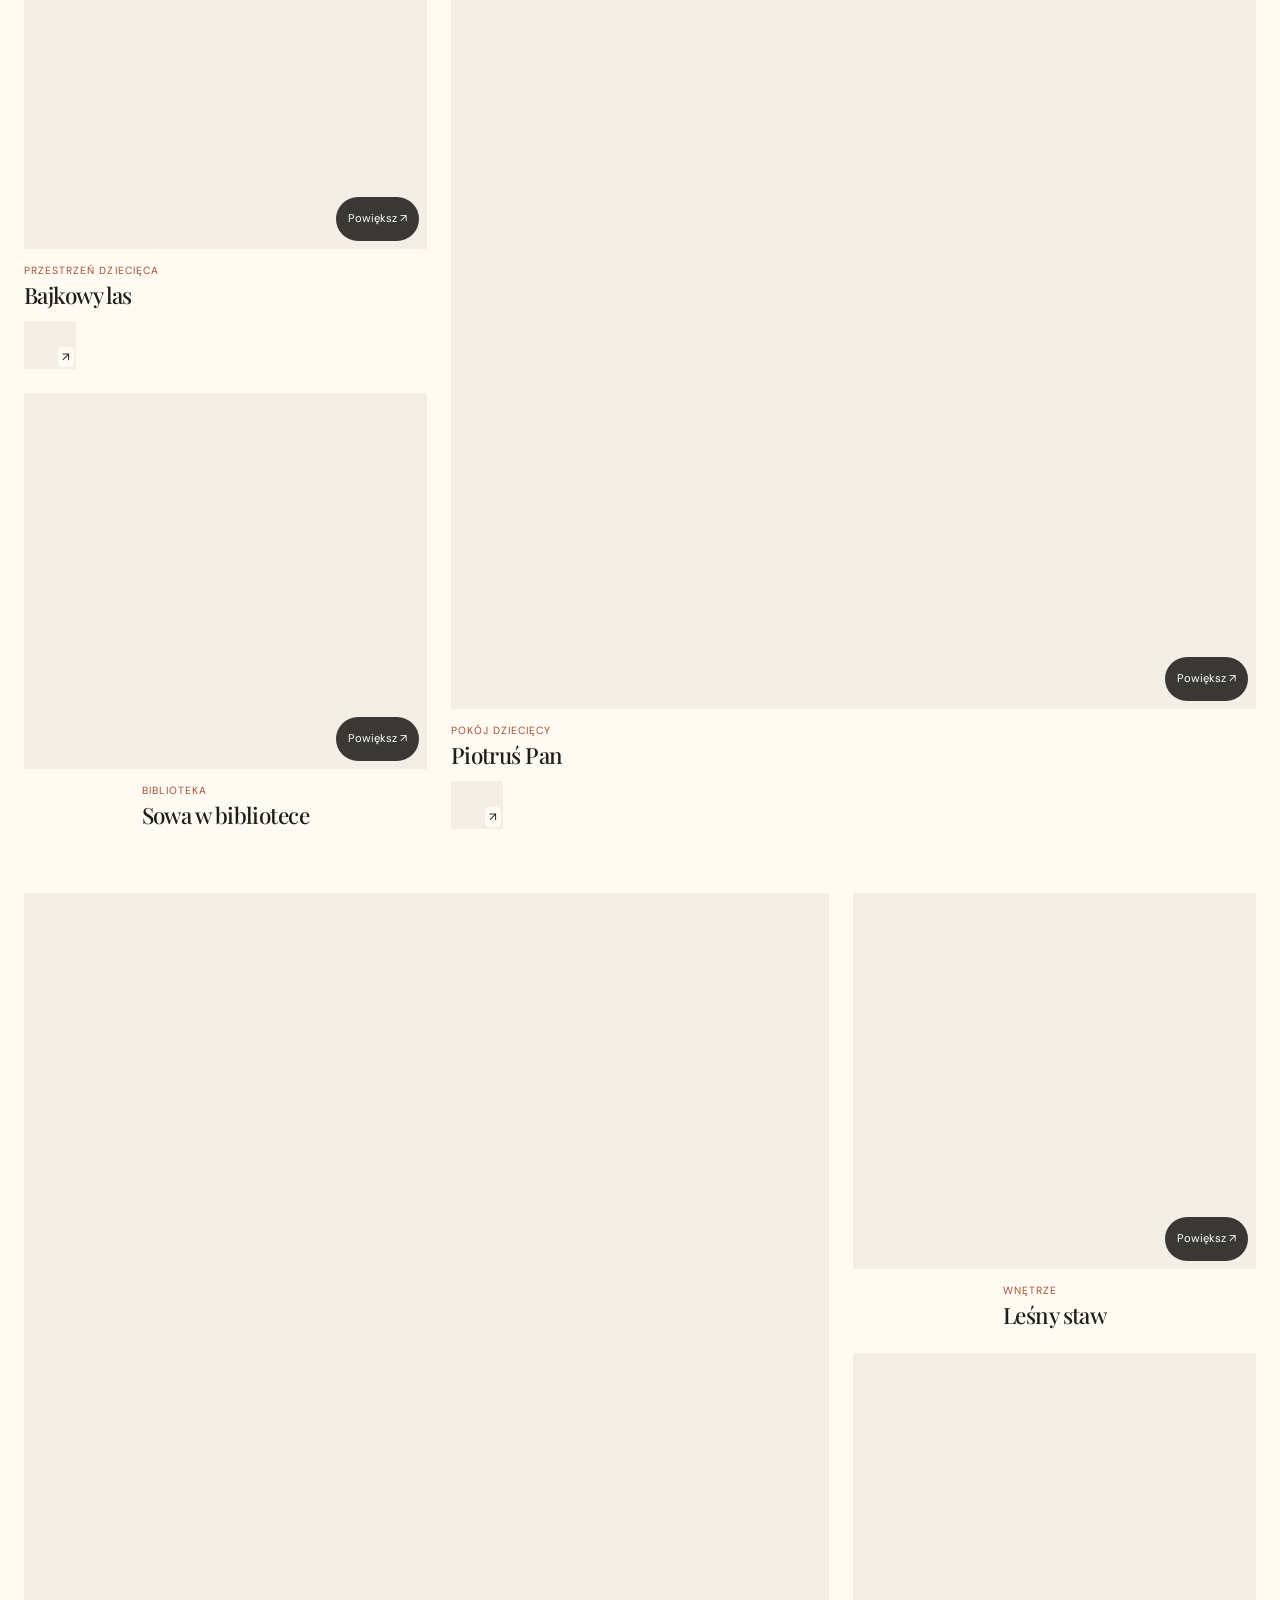
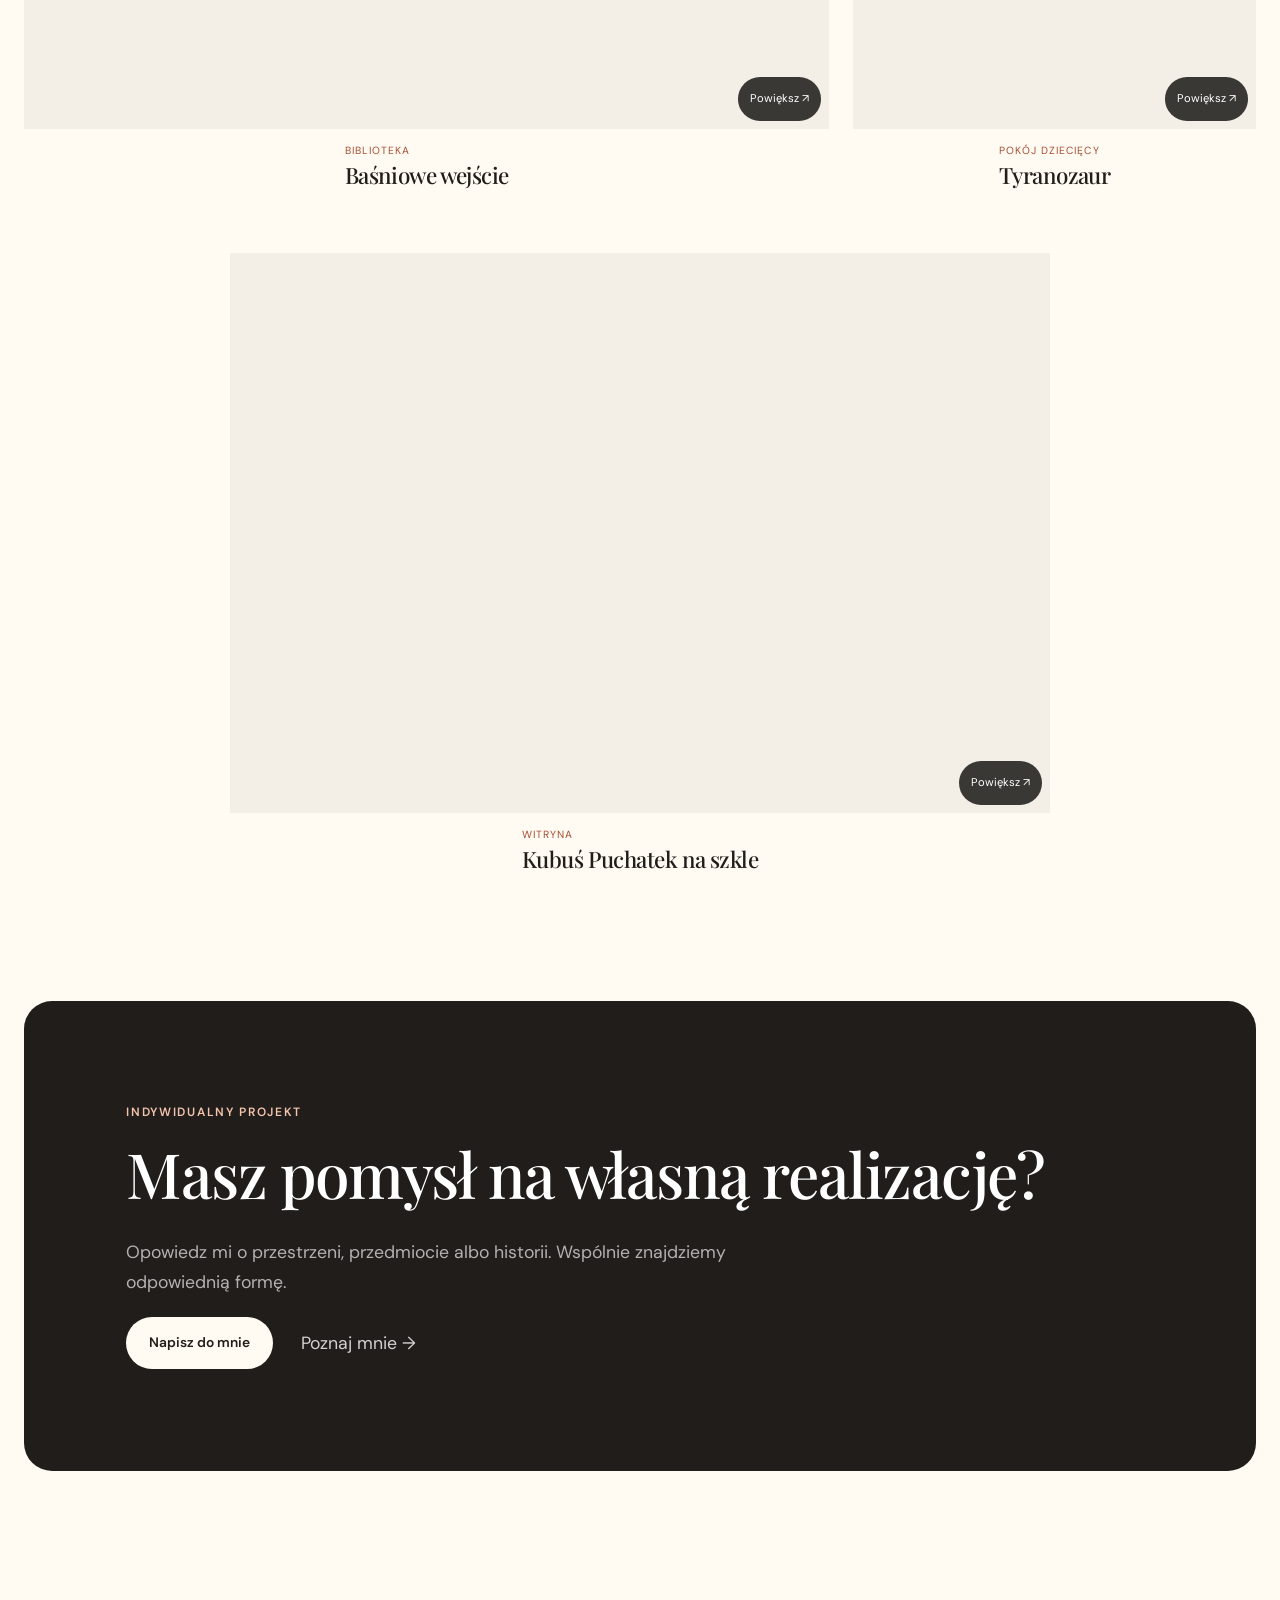
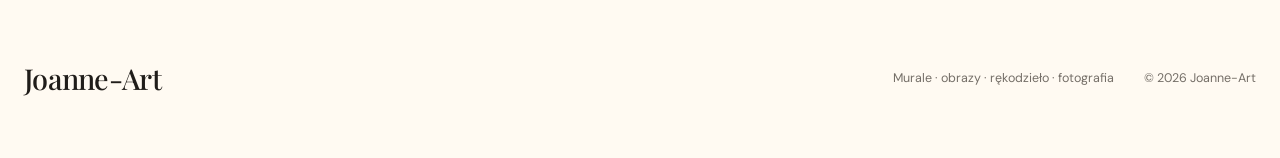
<file: ozywiamy_mury.html>
<!doctype html><html lang="pl"><head><meta charset="utf-8"><meta name="robots" content="noindex, follow"><meta http-equiv="refresh" content="0; url=/murale.html"><link rel="canonical" href="https://joanne-art.pl/murale.html"><title>Przeniesiono murale | Joanne-Art</title></head><body><p>Ta strona została przeniesiona. <a href="/murale.html">Przejdź do murali Joanne-Art</a>.</p></body></html>
</file>
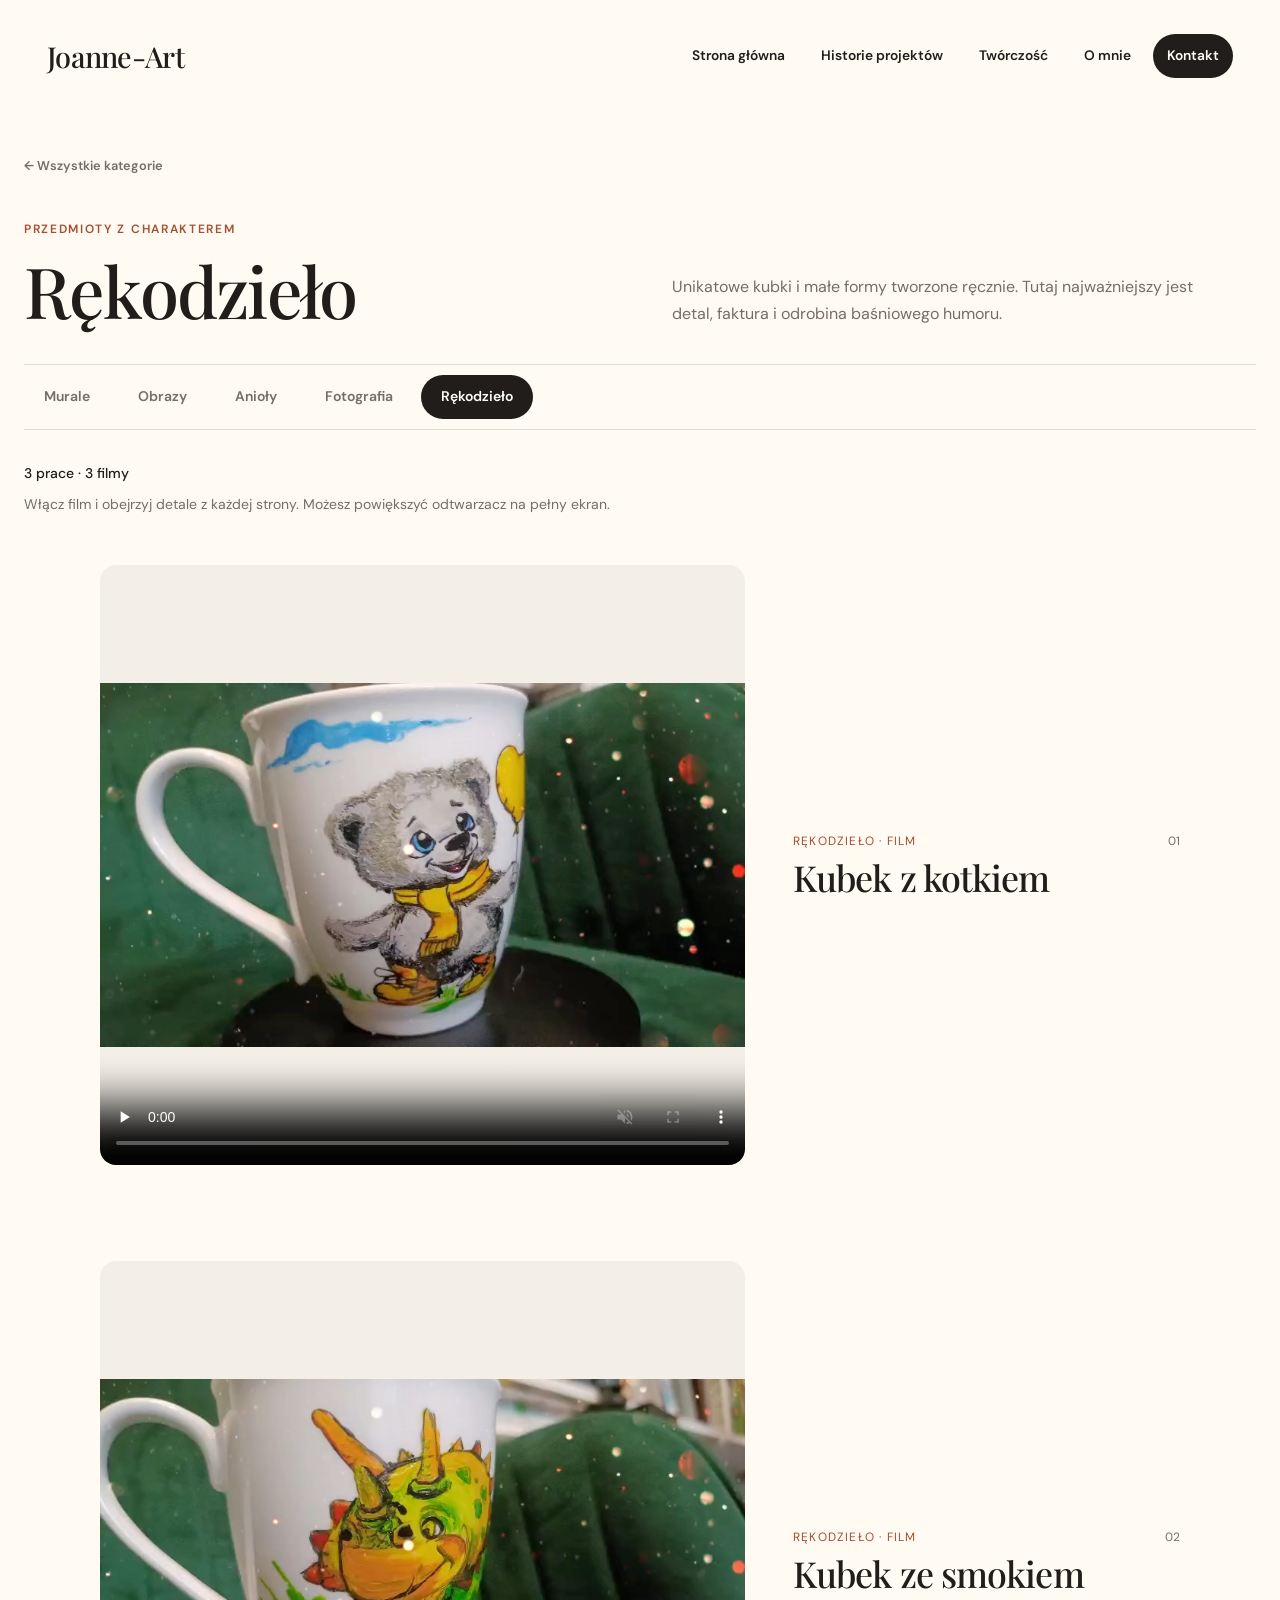
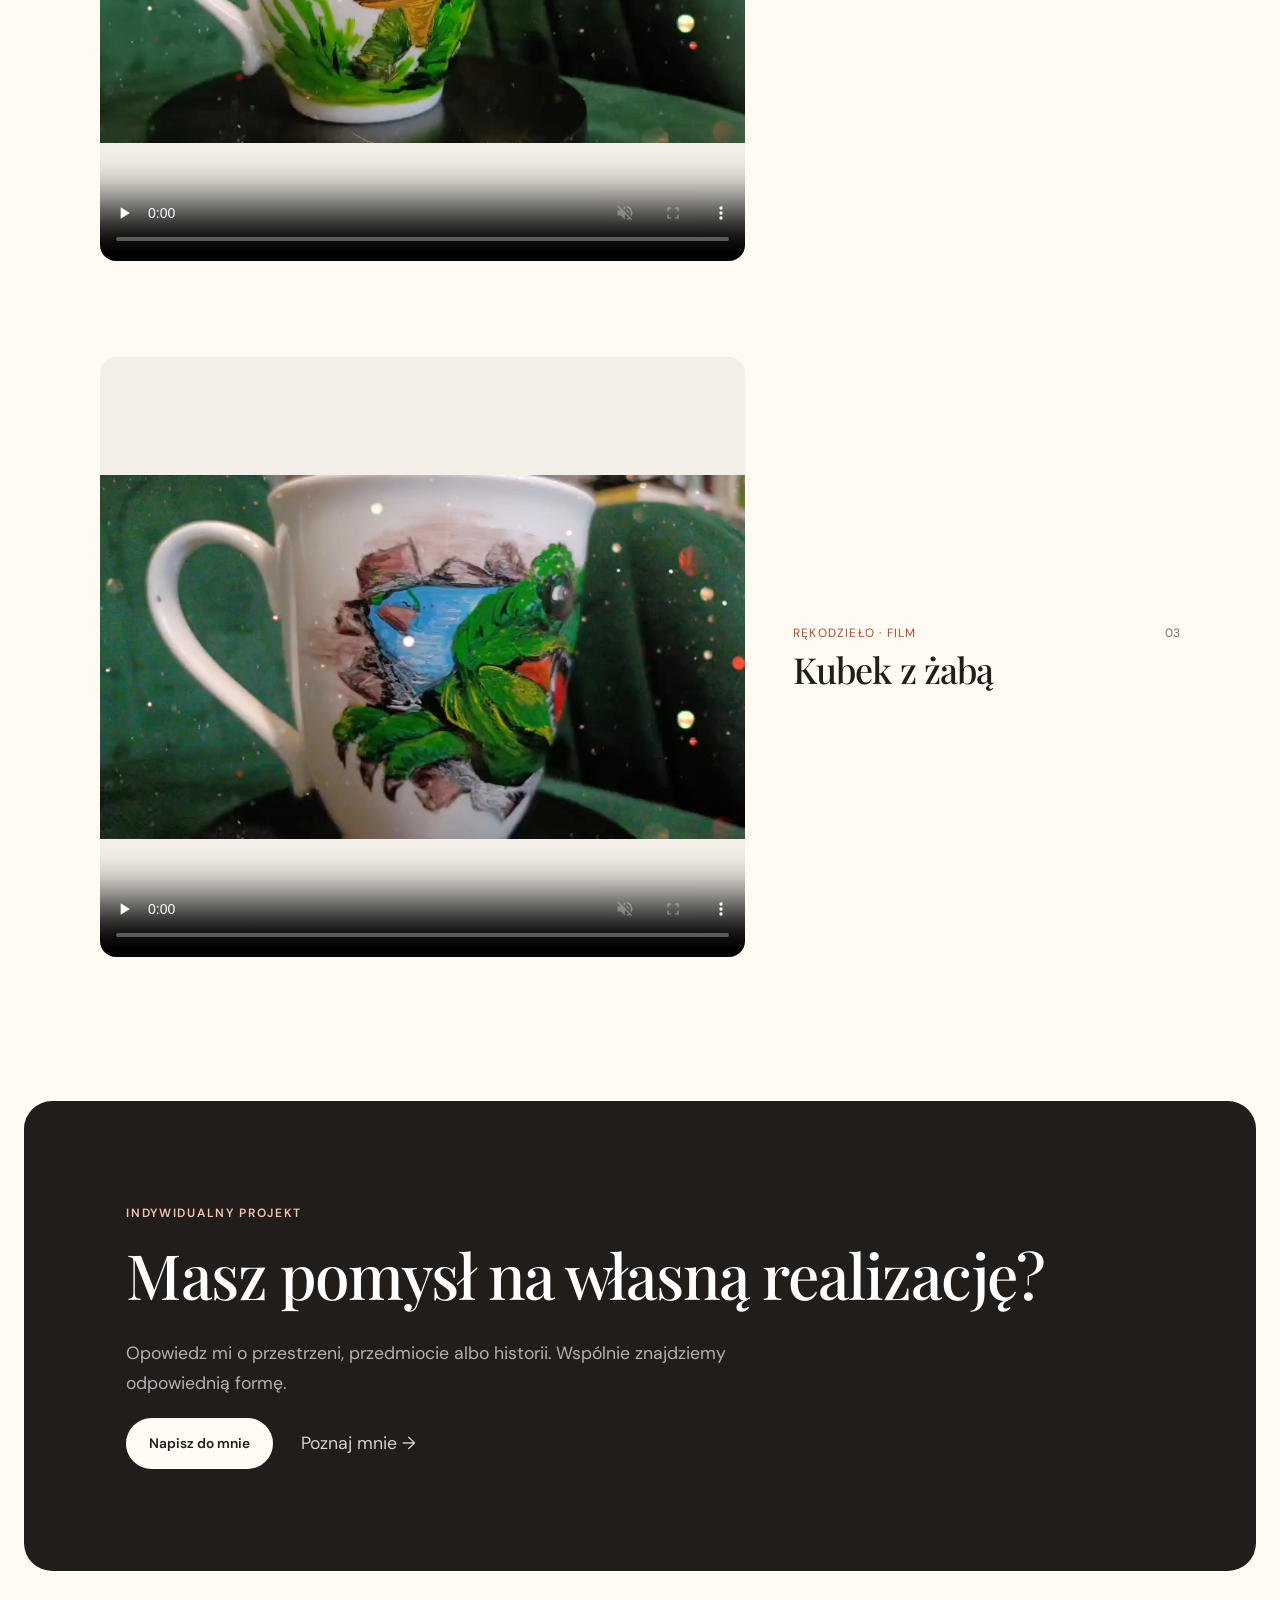
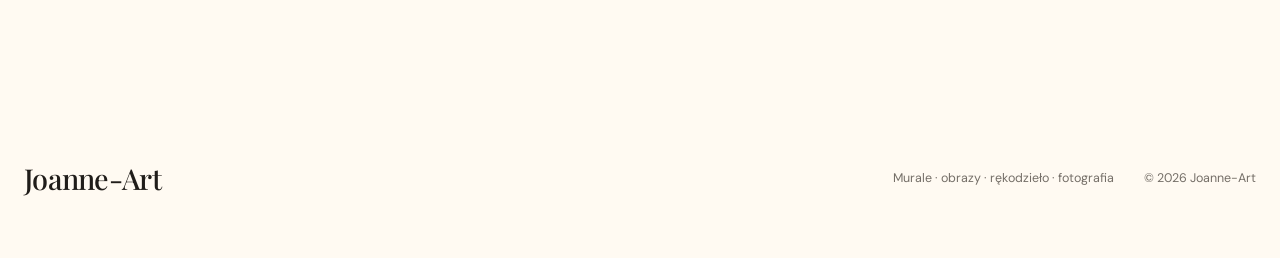
<file: rekodzielo.html>
<!doctype html>
<html lang="pl">
<head>
  <meta charset="utf-8">
  <meta name="viewport" content="width=device-width, initial-scale=1">
  <meta name="description" content="Artystyczne rękodzieło Joanne-Art — unikatowe kubki i małe formy tworzone ręcznie z baśniowym charakterem.">
  <meta name="author" content="Joanna — Joanne-Art">
  <meta name="robots" content="index, follow, max-image-preview:large">
  <meta name="theme-color" content="#fffaf2">
  <meta name="color-scheme" content="light">
  <meta name="application-name" content="Joanne-Art">
  <meta property="og:type" content="website">
  <meta property="og:locale" content="pl_PL">
  <meta property="og:site_name" content="Joanne-Art">
  <meta property="og:url" content="https://joanne-art.pl/rekodzielo.html">
  <meta property="og:title" content="Artystyczne rękodzieło — Joanne-Art">
  <meta property="og:description" content="Unikatowe kubki i małe formy tworzone ręcznie.">
  <meta property="og:image" content="https://joanne-art.pl/assets/brand/social-preview.jpg">
  <meta property="og:image:alt" content="Baśniowy mural autorstwa Joanne-Art">
  <meta name="twitter:card" content="summary_large_image">
  <meta name="twitter:title" content="Artystyczne rękodzieło — Joanne-Art">
  <meta name="twitter:description" content="Unikatowe kubki i małe formy tworzone ręcznie.">
  <meta name="twitter:image" content="https://joanne-art.pl/assets/brand/social-preview.jpg">
  <title>Artystyczne rękodzieło i unikatowe kubki | Joanne-Art</title>
  <link rel="canonical" href="https://joanne-art.pl/rekodzielo.html">
  <link rel="icon" href="favicon.ico" sizes="16x16 32x32">
  <link rel="apple-touch-icon" sizes="180x180" href="assets/brand/apple-touch-icon.png">
  <link rel="manifest" href="site.webmanifest">
  <link rel="preconnect" href="https://fonts.googleapis.com">
  <link rel="preconnect" href="https://fonts.gstatic.com" crossorigin>
  <link href="https://fonts.googleapis.com/css2?family=DM+Sans:wght@400;500;600&family=Playfair+Display:wght@500;600&display=swap" rel="stylesheet">
  <link rel="stylesheet" href="style.css?v=20261026-contact-final">
</head>
<body class="category-page" data-category="rekodzielo">
  <a class="skip-link" href="#main-content">Przejdź do treści</a>
  <header class="site-header category-header">
    <a class="brand" href="index.html" aria-label="Joanne-Art — strona główna">Joanne-Art</a>
    <nav class="nav" id="main-nav" aria-label="Główna nawigacja">
      <a href="index.html#start"><span>01</span>Strona główna</a>
      <a href="index.html#projekty"><span>02</span>Historie projektów</a>
      <a href="index.html#tworczosc"><span>03</span>Twórczość</a>
      <a href="index.html#o-mnie"><span>04</span>O mnie</a>
      <a class="nav-contact" href="index.html#kontakt"><span>05</span>Kontakt</a>
    </nav>
    <button class="menu-button" type="button" aria-label="Otwórz menu" aria-controls="main-nav" aria-expanded="false"><span></span><span></span><span></span></button>
  </header>

  <main id="main-content" tabindex="-1">
    <section class="category-hero section-shell">
      <a class="back-link" href="index.html#tworczosc">← Wszystkie kategorie</a>
      <p class="eyebrow" id="category-kicker">Twórczość Joanne-Art</p>
      <h1 id="category-title">Rękodzieło</h1>
      <p id="category-description">Unikatowe kubki i małe formy tworzone ręcznie. Tutaj najważniejszy jest detal, faktura i odrobina baśniowego humoru.</p>

    </section>
      <nav class="category-switcher section-shell" id="category-switcher" aria-label="Wybierz kategorię">
        <a href="murale.html">Murale</a><a href="obrazy.html">Obrazy</a><a href="anioly.html">Anioły</a><a href="rekodzielo.html">Rękodzieło</a><a href="fotografia.html">Fotografia</a>
      </nav>
    <section class="category-gallery section-shell" aria-label="Galeria prac">
      <p class="category-count" id="category-count" role="status">Prace z kolekcji</p>
      <p class="gallery-hint">Włącz film, aby obejrzeć pracę z każdej strony.</p>
      <div class="category-grid" id="category-grid"></div>
    </section>
    <section class="contact section-shell category-contact">
      <p class="eyebrow light">Indywidualny projekt</p>
      <h2>Masz pomysł na własną realizację?</h2>
      <p>Opowiedz mi o przestrzeni, przedmiocie albo historii. Wspólnie znajdziemy odpowiednią formę.</p>
      <div class="contact-links"><a class="button pale" href="mailto:daridebiec@gmail.com">Napisz do mnie</a><a href="index.html#o-mnie">Poznaj mnie →</a></div>
    </section>
  </main>

  <footer class="footer section-shell"><a class="brand" href="index.html">Joanne-Art</a><p>Murale · obrazy · rękodzieło · fotografia</p><p>© 2026 Joanne-Art</p></footer>
  <div class="lightbox" role="dialog" aria-modal="true" aria-label="Podgląd pracy" aria-hidden="true"><button class="lightbox-close" type="button" aria-label="Zamknij podgląd">×</button><button class="lightbox-arrow prev" type="button" aria-label="Poprzednie zdjęcie">‹</button><img alt=""><button class="lightbox-arrow next" type="button" aria-label="Następne zdjęcie">›</button><p class="lightbox-caption"></p></div>
  <script src="ui.js?v=20261026-contact-final"></script>
  <script src="category.js?v=20261026-contact-final"></script>
</body>
</html>
</file>
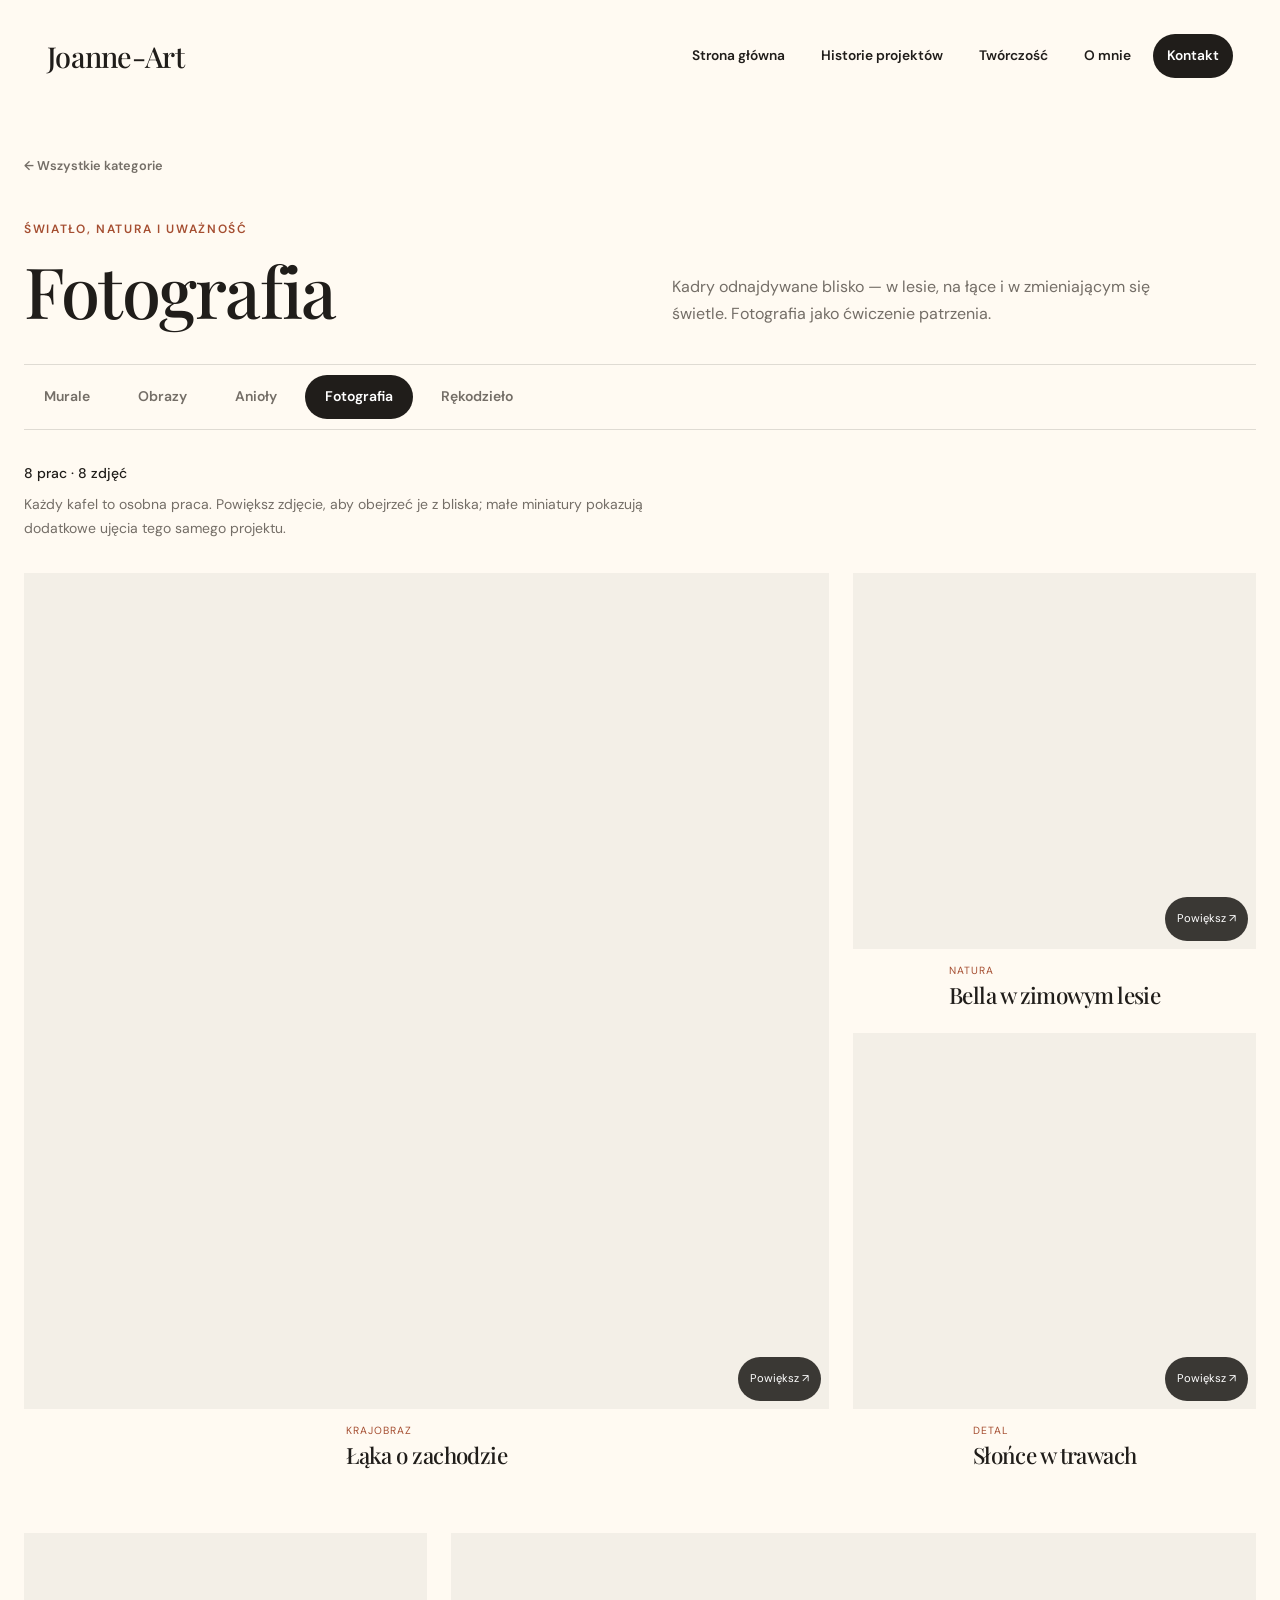
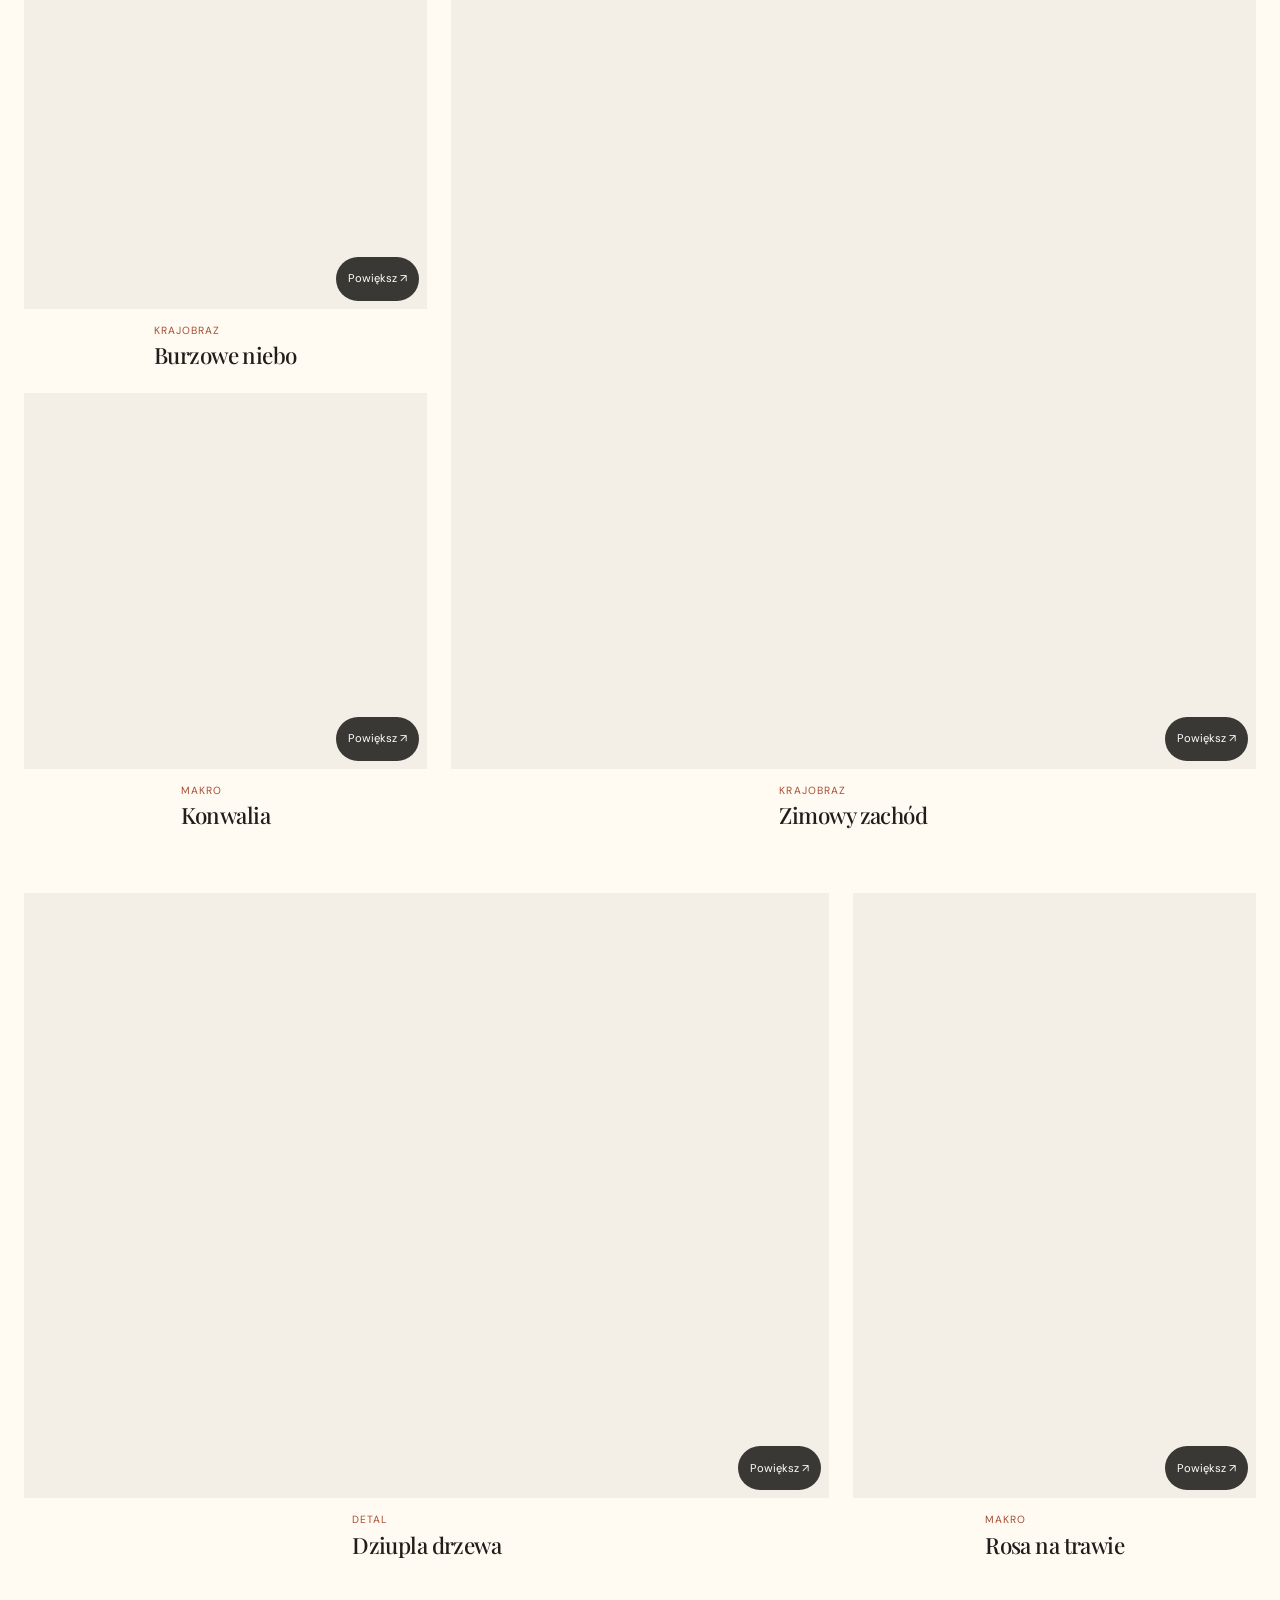
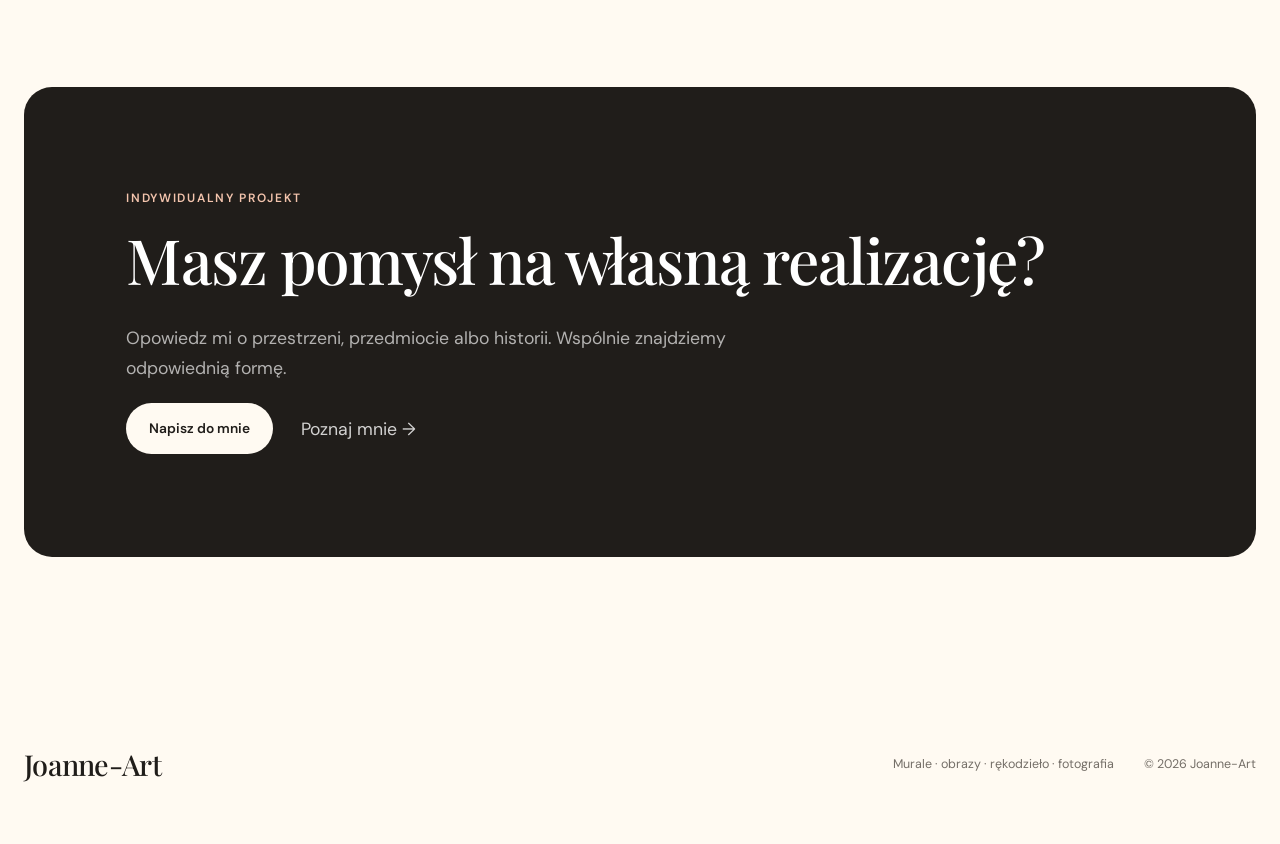
<file: uchwycone_chwile.html>
<!doctype html><html lang="pl"><head><meta charset="utf-8"><meta name="robots" content="noindex, follow"><meta http-equiv="refresh" content="0; url=/fotografia.html"><link rel="canonical" href="https://joanne-art.pl/fotografia.html"><title>Przeniesiono fotografię | Joanne-Art</title></head><body><p>Ta strona została przeniesiona. <a href="/fotografia.html">Przejdź do fotografii Joanne-Art</a>.</p></body></html>
</file>
<file: style.css>
@layer reset, base, layout, components, responsive;

@layer reset {
  *, *::before, *::after { box-sizing: border-box; }
  html { scroll-behavior: smooth; }
  body, h1, h2, h3, p, ul { margin: 0; }
  img { display: block; max-width: 100%; }
  a { color: inherit; text-decoration: none; }
  button { border: 0; font: inherit; cursor: pointer; }
}

@layer base {
  :root {
    --ink: #201d1a;
    --paper: #f3efe7;
    --cream: #fffaf2;
    --clay: #a54e31;
    --clay-dark: #71301d;
    --sage: #556354;
    --muted: #746e67;
    --line: rgba(32, 29, 26, .14);
    --serif: "Playfair Display", Georgia, serif;
    --sans: "DM Sans", system-ui, sans-serif;
    --max: 1320px;
    --radius: 28px;
    --section: clamp(88px, 10vw, 150px);
  }
  body { overflow-x: hidden; background: var(--paper); color: var(--ink); font-family: var(--sans); font-size: clamp(1rem, .96rem + .18vw, 1.125rem); line-height: 1.7; }
  body.menu-open, body.modal-open { overflow: hidden; }
  h1, h2, h3, .brand { font-family: var(--serif); font-weight: 500; letter-spacing: -.025em; }
  h1, h2, h3 { text-wrap: balance; overflow-wrap: break-word; }
  h1 { max-width: 18ch; font-size: clamp(3.25rem, 2rem + 4vw, 6.5rem); line-height: 1.06; }
  h2 { font-size: clamp(2.25rem, 1.5rem + 3vw, 4.5rem); line-height: 1.12; }
  h3 { font-size: clamp(1.625rem, 1.2rem + 1.6vw, 2.5rem); line-height: 1.2; }
  p { color: var(--muted); text-wrap: pretty; }
  .eyebrow { color: var(--clay); font-size: .75rem; font-weight: 600; line-height: 1.5; letter-spacing: .14em; text-transform: uppercase; }
  .eyebrow.light { color: #f3c4ad; }
  :focus-visible { outline: 3px solid rgba(165, 78, 49, .38); outline-offset: 4px; }
}

@layer layout {
  .section-shell, .site-header { width: min(calc(100% - 48px), var(--max)); margin-inline: auto; }
  .site-header { position: absolute; inset: 24px 0 auto; z-index: 20; display: flex; min-height: 64px; padding: 0 22px; align-items: center; justify-content: space-between; border: 1px solid rgba(255,255,255,.3); border-radius: 999px; background: rgba(255,250,242,.88); backdrop-filter: blur(16px); }
  .brand { font-size: 1.8rem; }
  .nav { display: flex; align-items: center; gap: 8px; }
  .nav a { padding: 10px 14px; border-radius: 999px; font-size: .86rem; font-weight: 600; }
  .nav a > span { display: none; }
  .nav a:hover { background: rgba(32,29,26,.06); }
  .nav-contact { background: var(--ink); color: white; }
  .menu-button { position: relative; z-index: 44; display: none; width: 46px; height: 46px; padding: 0; border-radius: 50%; background: var(--ink); color: white; }
  .menu-button span { position: absolute; left: 13px; width: 20px; height: 1.5px; border-radius: 2px; background: currentColor; transition: transform .35s cubic-bezier(.2,.8,.2,1), opacity .2s; }
  .menu-button span:nth-child(1) { transform: translateY(-6px); }
  .menu-button span:nth-child(3) { transform: translateY(6px); }

  .hero { position: relative; min-height: 100svh; overflow: hidden; background: var(--ink); }
  .hero-media, .hero-shade { position: absolute; inset: 0; width: 100%; height: 100%; }
  .hero-media img { width: 100%; height: 100%; object-fit: cover; object-position: center 56%; }
  .hero-shade { background: linear-gradient(90deg, rgba(15,14,12,.78) 0%, rgba(15,14,12,.44) 52%, rgba(15,14,12,.08) 82%), linear-gradient(0deg, rgba(15,14,12,.3), transparent 45%); }
  .hero-copy { position: relative; z-index: 2; width: min(calc(100% - 48px), var(--max)); margin-inline: auto; padding-top: clamp(165px, 20vh, 220px); color: white; }
  .hero-copy .eyebrow { margin-bottom: 28px; }
  .hero-lead { max-width: 52ch; margin-top: 28px; color: rgba(255,255,255,.88); font-size: clamp(1.0625rem, .95rem + .4vw, 1.25rem); line-height: 1.65; }
  .hero-actions { display: flex; margin-top: 38px; gap: 12px; }
  .hero-index { position: absolute; right: max(24px, calc((100vw - var(--max)) / 2)); bottom: 34px; z-index: 2; color: rgba(255,255,255,.7); font-size: .78rem; letter-spacing: .12em; text-transform: uppercase; }

  .intro { padding-block: var(--section); }
  .intro > .eyebrow { margin-bottom: 36px; }
  .intro-grid { display: grid; grid-template-columns: 1.3fr .65fr; gap: clamp(50px, 10vw, 150px); align-items: start; }
  .intro-grid p + p { margin-top: 20px; }

  .portfolio { padding-bottom: var(--section); }
  .disciplines { padding-bottom: var(--section); }
  .section-intro { max-width: 440px; }
  .discipline-grid { display: grid; grid-auto-rows: 390px; grid-template-columns: repeat(4, 1fr); gap: 14px; }
  .discipline-card { position: relative; overflow: hidden; border-radius: var(--radius); background: var(--ink); color: white; }
  .discipline-card.large { grid-column: span 2; }
  .discipline-card img, .discipline-card video { width: 100%; height: 100%; object-fit: cover; transition: transform .6s cubic-bezier(.2,.7,.2,1), opacity .4s; }
  .discipline-card::after { position: absolute; inset: 25% 0 0; background: linear-gradient(transparent, rgba(15,14,12,.88)); content: ""; }
  .discipline-card:hover img, .discipline-card:hover video { transform: scale(1.035); opacity: .88; }
  .discipline-card > div { position: absolute; right: 25px; bottom: 24px; left: 25px; z-index: 2; }
  .discipline-card > div > p { color: rgba(255,255,255,.68); font-size: .75rem; line-height: 1.5; letter-spacing: .1em; text-transform: uppercase; }
  .discipline-card > div > h3 { margin: 5px 0 16px; }
  .discipline-card > div > span { font-size: .875rem; font-weight: 500; }
  .discipline-number { position: absolute; top: 22px; right: 24px; z-index: 2; font-size: .7rem; letter-spacing: .12em; }
  .section-head { display: flex; margin-bottom: 48px; align-items: flex-end; justify-content: space-between; gap: 30px; }
  .section-head .eyebrow { margin-bottom: 12px; }
  .filters { display: flex; flex-wrap: wrap; justify-content: flex-end; gap: 7px; }
  .filters button { padding: 9px 15px; border: 1px solid var(--line); border-radius: 999px; background: transparent; color: var(--muted); font-size: .82rem; }
  .filters button.active { border-color: var(--ink); background: var(--ink); color: white; }
  .works-grid { display: grid; grid-auto-flow: dense; grid-auto-rows: 260px; grid-template-columns: repeat(4, 1fr); gap: 14px; }

  .featured { padding-block: var(--section); border-top: 1px solid var(--line); }
  .section-head.compact { justify-content: flex-start; }
  .project-story { display: grid; min-height: 620px; margin-top: 24px; overflow: hidden; grid-template-columns: 1.15fr .85fr; border-radius: var(--radius); background: var(--cream); }
  .project-story.reverse { grid-template-columns: .85fr 1.15fr; }
  .project-story.reverse .project-image { order: 2; }
  .project-image img { width: 100%; height: 100%; object-fit: cover; }
  .project-copy { display: flex; padding: clamp(36px, 6vw, 86px); flex-direction: column; justify-content: center; }
  .project-number { margin-bottom: auto; color: var(--clay); font-family: var(--serif); font-size: 2.2rem; }
  .project-copy .eyebrow { margin-bottom: 20px; }
  .project-copy h3 { margin-bottom: 25px; }
  .project-copy ul { display: grid; margin-top: 24px; padding: 0; gap: 8px; color: var(--muted); list-style: none; }
  .project-copy li::before { margin-right: 10px; color: var(--clay); content: "—"; }

  .about { display: grid; padding-block: var(--section); grid-template-columns: .85fr 1fr; gap: clamp(50px, 9vw, 140px); align-items: center; }
  .about-image { overflow: hidden; border-radius: var(--radius); }
  .about-image img { width: 100%; aspect-ratio: 4 / 5; object-fit: cover; }
  .about-copy .eyebrow { margin-bottom: 18px; }
  .about-copy h2 { margin-bottom: 30px; }
  .about-lead { margin-bottom: 22px; color: var(--ink); font-family: var(--serif); font-size: clamp(1.375rem, 1rem + 1.3vw, 2rem); line-height: 1.4; }
  .text-link { display: inline-flex; margin-top: 30px; padding-bottom: 5px; gap: 16px; border-bottom: 1px solid var(--ink); font-weight: 600; }

  .contact { padding: clamp(48px, 8vw, 110px); border-radius: var(--radius); background: var(--ink); color: white; }
  .contact h2 { max-width: 1020px; margin-top: 18px; }
  .contact > p:not(.eyebrow) { max-width: 650px; margin-top: 28px; color: rgba(255,255,255,.66); }
  .contact-links { display: flex; margin-top: 42px; align-items: center; gap: 28px; }
  .contact-links > a:not(.button) { color: rgba(255,255,255,.8); }
  .footer { display: grid; padding-block: 55px; grid-template-columns: 1fr auto auto; align-items: center; gap: 30px; }
  .footer p { font-size: .78rem; }

  .category-page { background: var(--cream); }
  .category-header { position: absolute; }
  .category-hero { padding-top: 170px; }
  .back-link { display: inline-block; margin-bottom: 72px; color: var(--muted); font-size: .8rem; font-weight: 600; }
  .category-hero h1 { margin-top: 15px; color: var(--ink); }
  .category-hero > p:not(.eyebrow) { max-width: 720px; margin-top: 30px; color: var(--muted); font-size: 1.1rem; }
  .category-switcher { display: flex; margin-top: 58px; padding-block: 16px; flex-wrap: wrap; gap: 8px; border-block: 1px solid var(--line); }
  .category-switcher a { padding: 9px 15px; border-radius: 999px; color: var(--muted); font-size: .8rem; font-weight: 600; }
  .category-switcher a[aria-current="page"] { background: var(--ink); color: white; }
  .category-gallery { padding-block: 55px var(--section); }
  .category-count { margin-bottom: 26px; color: var(--muted); font-size: .75rem; letter-spacing: .1em; text-transform: uppercase; }
  .category-grid { display: grid; grid-auto-flow: dense; grid-auto-rows: 330px; grid-template-columns: repeat(3, 1fr); gap: 14px; }
  .category-card { position: relative; overflow: hidden; border-radius: 20px; background: var(--paper); }
  .category-card.featured-card { grid-column: span 2; }
  .category-card img { width: 100%; height: 100%; object-fit: cover; transition: transform .5s; }
  .category-card::after { position: absolute; inset: 45% 0 0; background: linear-gradient(transparent, rgba(15,14,12,.82)); content: ""; }
  .category-card:hover img { transform: scale(1.035); }
  .category-card > div { position: absolute; right: 22px; bottom: 20px; left: 22px; z-index: 2; color: white; }
  .category-card span, .video-card > p { color: rgba(255,255,255,.74); font-size: .75rem; line-height: 1.5; letter-spacing: .1em; text-transform: uppercase; }
  .category-card h2, .video-card h2 { margin-top: 4px; font-size: clamp(1.375rem, 1rem + 1.3vw, 2rem); line-height: 1.2; }
  .video-grid { grid-auto-rows: auto; }
  .video-card { padding: 12px 12px 24px; border-radius: 20px; background: var(--ink); color: white; }
  .video-card video { width: 100%; aspect-ratio: 9 / 12; border-radius: 13px; background: #0f0e0c; object-fit: cover; }
  .video-card > p { margin: 18px 10px 0; }
  .video-card h2 { margin-inline: 10px; }
  .category-contact { margin-bottom: var(--section); }

  .error-page { min-height: 100svh; background: var(--ink); }
  .error-shell { position: relative; display: grid; min-height: 100svh; overflow: hidden; place-items: center; color: white; }
  .error-shell > img, .error-shade { position: absolute; inset: 0; width: 100%; height: 100%; }
  .error-shell > img { object-fit: cover; }
  .error-shade { background: linear-gradient(90deg, rgba(15,14,12,.94), rgba(15,14,12,.65) 60%, rgba(15,14,12,.35)); }
  .error-content { position: relative; z-index: 2; width: min(calc(100% - 48px), 1050px); padding-block: 70px; }
  .error-brand { display: inline-block; margin-bottom: clamp(70px, 12vh, 130px); }
  .error-code { position: absolute; top: 55px; right: 0; color: rgba(255,255,255,.55); font-family: var(--serif); font-size: clamp(3rem, 8vw, 7rem); line-height: 1; }
  .error-content h1 { max-width: 900px; margin-top: 18px; font-size: clamp(3.4rem, 7vw, 7rem); }
  .error-content > p:not(.eyebrow, .error-code) { max-width: 610px; margin-top: 28px; color: rgba(255,255,255,.7); font-size: 1.05rem; }
  .error-links { display: flex; margin-top: 38px; flex-wrap: wrap; gap: 10px; }
}

@layer components {
  .button { display: inline-flex; min-height: 50px; padding: 13px 22px; align-items: center; justify-content: center; border: 1px solid transparent; border-radius: 999px; font-size: .86rem; font-weight: 600; transition: .2s; }
  .button:hover { transform: translateY(-2px); }
  .button.primary { background: var(--clay); color: white; }
  .button.ghost { border-color: rgba(255,255,255,.4); color: white; }
  .button.pale { background: var(--cream); color: var(--ink); }

  .work-card { position: relative; overflow: hidden; border-radius: 18px; background: var(--soft); transition: opacity .25s, transform .25s; }
  .work-card.hidden { display: none; }
  .work-card.wide { grid-column: span 2; }
  .work-card.tall { grid-row: span 2; }
  .work-card img { width: 100%; height: 100%; object-fit: cover; transition: transform .5s cubic-bezier(.2,.7,.2,1); }
  .work-card::after { position: absolute; inset: 45% 0 0; background: linear-gradient(transparent, rgba(15,14,12,.82)); content: ""; }
  .work-card:hover img { transform: scale(1.035); }
  .work-meta { position: absolute; right: 22px; bottom: 19px; left: 22px; z-index: 2; color: white; }
  .work-meta span { font-size: .75rem; line-height: 1.5; letter-spacing: .1em; text-transform: uppercase; }
  .work-meta h3 { margin-top: 4px; font-size: clamp(1.375rem, 1rem + 1.3vw, 2rem); line-height: 1.2; }

  .lightbox { position: fixed; inset: 0; z-index: 100; display: grid; padding: 70px 90px; place-items: center; background: rgba(15,14,12,.95); opacity: 0; visibility: hidden; pointer-events: none; transition: .2s; }
  .lightbox.open { opacity: 1; visibility: visible; pointer-events: auto; }
  .lightbox > img { max-width: 100%; max-height: calc(100vh - 140px); border-radius: 14px; object-fit: contain; }
  .lightbox-close, .lightbox-arrow { position: absolute; display: grid; width: 48px; height: 48px; place-items: center; border: 1px solid rgba(255,255,255,.25); border-radius: 50%; background: rgba(255,255,255,.08); color: white; font-size: 2rem; }
  .lightbox-close { top: 20px; right: 22px; }
  .lightbox-arrow { top: 50%; transform: translateY(-50%); }
  .lightbox-arrow.prev { left: 22px; }
  .lightbox-arrow.next { right: 22px; }
  .lightbox-caption { position: absolute; bottom: 20px; color: rgba(255,255,255,.8); }
}

@layer responsive {
  @media (max-width: 980px) {
    .discipline-grid { grid-auto-rows: 340px; grid-template-columns: repeat(2, 1fr); }
    .discipline-card.large { grid-column: span 1; }
    .category-grid { grid-template-columns: repeat(2, 1fr); }
    .works-grid { grid-template-columns: repeat(2, 1fr); }
    .project-story, .project-story.reverse { min-height: auto; grid-template-columns: 1fr; }
    .project-story.reverse .project-image { order: 0; }
    .project-image img { height: 520px; }
    .project-number { margin-bottom: 60px; }
  }
  @media (max-width: 720px) {
    :root { --radius: 22px; --section: 64px; }
    .section-shell, .site-header { width: calc(100% - 28px); }
    .site-header {
      inset-block-start: 14px;
      z-index: 42;
      min-height: 58px;
      padding: 0 6px 0 18px;
      background: rgba(255,250,242,.96);
      -webkit-backdrop-filter: none;
      backdrop-filter: none;
      transition: background .3s, border-color .3s;
    }
    body.menu-open .site-header { border-color: var(--line); background: var(--cream); }
    .brand { font-size: 1.55rem; }
    .menu-button { display: block; }
    .nav { position: fixed; inset: 8px; z-index: 40; display: flex; padding: 112px 22px 30px; flex-direction: column; align-items: stretch; justify-content: center; border: 1px solid var(--line); border-radius: 26px; background: var(--cream); box-shadow: 0 18px 70px rgba(20,17,14,.22); opacity: 0; visibility: hidden; transform: translateY(-18px) scale(.975); transform-origin: top center; transition: opacity .25s, visibility .25s, transform .38s cubic-bezier(.2,.8,.2,1); }
    .nav::after { margin-top: auto; padding-top: 28px; color: var(--muted); font-size: .68rem; letter-spacing: .16em; text-transform: uppercase; content: "Murale · obrazy · fotografia"; }
    .nav.open { opacity: 1; visibility: visible; transform: translateY(0) scale(1); }
    .nav a { display: grid; padding: 17px 4px; grid-template-columns: 42px 1fr; align-items: center; border-bottom: 1px solid var(--line); border-radius: 0; font-family: var(--serif); font-size: clamp(2rem, 10vw, 3.2rem); font-weight: 500; line-height: 1; opacity: 0; transform: translateY(12px); transition: color .2s, opacity .25s, transform .35s; }
    .nav.open a { opacity: 1; transform: translateY(0); }
    .nav.open a:nth-child(2) { transition-delay: .04s; }
    .nav.open a:nth-child(3) { transition-delay: .08s; }
    .nav.open a:nth-child(4) { transition-delay: .12s; }
    .nav a > span { display: block; color: var(--clay); font-family: var(--sans); font-size: .62rem; font-weight: 600; letter-spacing: .12em; }
    .nav a:hover { background: transparent; color: var(--clay); }
    .nav-contact { background: transparent; color: var(--ink); }
    .menu-button[aria-expanded="true"] span:nth-child(1) { transform: rotate(45deg); }
    .menu-button[aria-expanded="true"] span:nth-child(2) { opacity: 0; transform: scaleX(0); }
    .menu-button[aria-expanded="true"] span:nth-child(3) { transform: rotate(-45deg); }
    h1 { max-width: 100%; font-size: clamp(2.75rem, 1.5rem + 6vw, 4rem); }
    h2 { font-size: clamp(2.125rem, 1.5rem + 3vw, 3rem); }
    .hero { min-height: 700px; }
    .hero-shade { background: linear-gradient(0deg, rgba(15,14,12,.92), rgba(15,14,12,.08)); }
    .hero-media img { object-position: 52% center; }
    .hero-copy { width: calc(100% - 44px); padding: 175px 0 86px; }
    .hero-lead { margin-top: 22px; }
    .hero-actions { flex-direction: column; }
    .hero-index { display: none; }
    .intro-grid { grid-template-columns: 1fr; gap: 36px; }
    .section-head { align-items: flex-start; flex-direction: column; }
    .discipline-grid { grid-auto-rows: auto; grid-template-columns: 1fr; gap: 14px; }
    .discipline-card, .discipline-card.large { grid-column: auto; }
    .discipline-card { height: 280px; min-height: 0; }
    .discipline-card:nth-child(1), .discipline-card:nth-child(5) { height: 320px; min-height: 0; }
    .discipline-card img, .discipline-card video { position: absolute; inset: 0; }
    .filters { justify-content: flex-start; }
    .works-grid { grid-auto-rows: auto; grid-template-columns: 1fr; gap: 12px; }
    .work-card, .work-card.wide, .work-card.tall { grid-column: auto; grid-row: auto; aspect-ratio: 4 / 3; }
    .project-image img { height: 325px; }
    .project-copy { padding: 30px 25px 36px; }
    .project-number { margin-bottom: 38px; }
    .about { grid-template-columns: 1fr; gap: 34px; }
    .about-image img { max-height: 410px; aspect-ratio: 4 / 4.5; object-position: center 28%; }
    .contact { padding: 45px 24px; }
    .contact-links { align-items: stretch; flex-direction: column; }
    .contact-links > a { text-align: center; }
    .footer { grid-template-columns: 1fr; text-align: center; }
    .category-hero { padding-top: 130px; }
    .back-link { margin-bottom: 48px; }
    .category-hero > p:not(.eyebrow) { margin-top: 22px; font-size: 1rem; }
    .category-switcher { margin-top: 38px; }
    .category-grid { grid-auto-rows: auto; grid-template-columns: 1fr; }
    .category-card, .category-card.featured-card { grid-column: auto; aspect-ratio: 4 / 3; }
    .video-grid { gap: 18px; }
    .video-card video { max-height: 560px; aspect-ratio: 4 / 5; }
    .error-content { width: calc(100% - 44px); padding-block: 30px 50px; }
    .error-brand { margin-bottom: 90px; }
    .error-code { top: 32px; }
    .error-content h1 { font-size: clamp(2.75rem, 1.5rem + 6vw, 4rem); }
    .error-links { align-items: stretch; flex-direction: column; }
    .lightbox { padding: 70px 12px 90px; }
    .lightbox-arrow { top: auto; bottom: 18px; }
    .lightbox-caption { bottom: 31px; }
  }
  @media (max-width: 420px) {
    .hero { min-height: 660px; }
    .hero-copy { padding: 150px 0 72px; }
    .hero-copy .eyebrow { margin-bottom: 20px; }
    .hero-actions { margin-top: 28px; }
    .project-image img { height: 285px; }
    .about-image img { max-height: 370px; }
    .discipline-card { height: 260px; }
    .discipline-card:nth-child(1), .discipline-card:nth-child(5) { height: 300px; }
  }
  @media (prefers-reduced-motion: reduce) { *, *::before, *::after { scroll-behavior: auto !important; transition-duration: .01ms !important; } }
}

/* Demo UI: navigation, gallery and the path to an enquiry. */
@layer experience {
  html { scroll-padding-top: 112px; }
  main:focus { outline: none; }
  a, button { -webkit-tap-highlight-color: transparent; }
  :focus-visible { outline: 3px solid var(--clay); outline-offset: 5px; }
  .skip-link { position: fixed; top: 12px; left: 24px; z-index: 150; padding: 12px 20px; border-radius: 12px; background: var(--cream); color: var(--ink); transform: translateY(-180%); }
  .skip-link:focus { transform: translateY(0); }
  .site-header, .category-header { position: fixed; transition: box-shadow .2s, background .2s; }
  .site-header.scrolled { background: rgba(255,250,242,.97); border-color: var(--line); box-shadow: 0 8px 28px rgba(32,29,26,.1); }
  .nav-contact:hover { background: var(--clay); color: white; }
  .button.primary:hover { background: var(--clay-dark); }
  .button.ghost:hover { background: rgba(255,255,255,.12); border-color: white; }
  .button.pale:hover { background: white; }
  .filters button, .category-switcher a { min-height: 44px; display: inline-flex; align-items: center; justify-content: center; }
  .filters button:hover:not(.active), .category-switcher a:hover:not([aria-current]) { background: rgba(32,29,26,.06); color: var(--ink); }
  .gallery-status { margin-bottom: 4px; color: var(--ink); font-size: .875rem; font-weight: 500; }
  .gallery-hint { margin-bottom: 24px; font-size: .875rem; }
  .category-count { margin-bottom: 8px; }
  .work-card::before, .category-card::before {
    content: '↗'; position: absolute; top: 16px; right: 16px; z-index: 3;
    display: grid; width: 40px; height: 40px; place-items: center;
    border: 1px solid rgba(255,255,255,.45); border-radius: 50%;
    background: rgba(15,14,12,.45); color: white; font: 1.25rem var(--sans);
    transition: background .2s, transform .2s;
  }
  .work-card:hover::before, .category-card:hover::before { background: var(--clay); transform: rotate(5deg); }
  .work-card:focus-visible, .category-card:focus-visible, .discipline-card:focus-visible { outline-offset: 5px; }
  .collaboration { padding-block: 24px var(--section); }
  .collaboration .section-head h2 { max-width: 15ch; }
  .collaboration-steps { display: grid; grid-template-columns: repeat(3, minmax(0,1fr)); gap: 40px; margin: 0; padding: 0; list-style: none; }
  .collaboration-steps li { padding-top: 24px; border-top: 1px solid var(--line); }
  .collaboration-steps li > span { color: var(--clay); font-size: .8rem; }
  .collaboration-steps h3 { margin: 20px 0 16px; font-size: clamp(1.5rem, 1.2rem + 1vw, 2rem); }
  .collaboration-steps p { max-width: 35ch; }
  .contact > p.contact-email { margin-top: 28px; color: rgba(255,255,255,.9); display: flex; flex-wrap: wrap; align-items: center; gap: 8px 20px; font-size: 1rem; }
  .copy-email { min-height: 44px; padding: 8px 14px; border: 1px solid rgba(255,255,255,.35); border-radius: 999px; color: white; background: transparent; font-size: .875rem; }
  .copy-email:hover { background: rgba(255,255,255,.1); }
  .contact > p.copy-status { min-height: 1.5em; margin-top: 4px; font-size: .875rem; color: #f3c4ad; }
  .contact-links { margin-top: 20px; flex-wrap: wrap; }
  .contact-links > a:not(.button) { display: inline-flex; align-items: center; min-height: 44px; }
  .contact :focus-visible, .lightbox :focus-visible { outline-color: #f3c4ad; }
  .lightbox { grid-template-columns: 48px minmax(0,1fr) 48px; grid-template-rows: minmax(0,1fr) auto; gap: 16px; padding: 76px 90px 24px; height: 100svh; }
  .lightbox > img { grid-column: 1 / -1; grid-row: 1; max-height: 100%; min-height: 0; width: auto; height: auto; justify-self: center; border-radius: 8px; }
  .lightbox-arrow[hidden] { display: none; }
  .lightbox-details { grid-column: 1 / -1; grid-row: 2; display: grid; justify-items: center; gap: 8px; max-width: 100%; text-align: center; }
  .lightbox-caption { position: static; color: white; font-size: 1rem; line-height: 1.4; }
  .lightbox-enquiry { display: inline-flex; min-height: 44px; padding: 8px 18px; align-items: center; justify-content: center; border: 1px solid rgba(255,255,255,.4); border-radius: 999px; color: white; font-size: .875rem; }
  .lightbox-enquiry:hover { background: var(--clay); }
  .lightbox-help { color: rgba(255,255,255,.65); font-size: .75rem; }
  @media (max-width: 720px) {
    html { scroll-padding-top: 96px; }
    .nav a { min-height: 60px; }
    .nav-contact:hover { background: transparent; color: var(--clay); }
    .section-head { margin-bottom: 30px; gap: 20px; }
    .filters { gap: 8px; }
    .filters button { font-size: .875rem; }
    .collaboration-steps { grid-template-columns: 1fr; gap: 28px; }
    .collaboration-steps h3 { margin-top: 12px; }
    .collaboration-steps p { max-width: 100%; }
    .contact-links > a:not(.button) { justify-content: center; }
    .lightbox { padding: 74px 16px 20px; grid-template-rows: minmax(0,1fr) 48px auto; gap: 12px; }
    .lightbox-arrow { position: static; grid-row: 2; transform: none; }
    .lightbox-arrow.prev { grid-column: 1; }
    .lightbox-arrow.next { grid-column: 3; }
    .lightbox-details { grid-row: 3; }
    .lightbox.single-image { grid-template-rows: minmax(0,1fr) auto; }
    .lightbox.single-image .lightbox-details { grid-row: 2; }
    .lightbox-help { max-width: 32ch; }
    .lightbox-close { top: 14px; right: 16px; }
  }
  @media (max-height: 500px) and (min-width: 721px) {
    .lightbox { padding-top: 20px; }
    .lightbox-help { display: none; }
  }
}

@layer experience {
  .project-image.story-gallery { display: flex; flex-direction: column; justify-content: center; gap: 16px; padding: 20px; background: var(--paper); }
  .story-photo { display: block; min-width: 0; border-radius: 12px; overflow: hidden; }
  .project-cover { position: relative; background: var(--cream); }
  .project-cover img { width: 100%; height: auto; max-height: 400px; object-fit: contain; }
  .photo-action { position: absolute; right: 12px; bottom: 12px; padding: 8px 14px; border-radius: 999px; background: rgba(15,14,12,.85); color: white; font-size: .8rem; }
  .project-thumbnails { display: grid; grid-template-columns: repeat(2,minmax(0,1fr)); gap: 14px; }
  .project-thumbnails .story-photo { background: var(--cream); }
  .project-thumbnails img { width: 100%; height: 132px; object-fit: contain; }
  .project-thumbnails span { display: block; padding: 8px 12px; color: var(--ink); font-size: .8rem; line-height: 1.4; }
  .story-photo:hover .photo-action { background: var(--clay); }
  .story-photo:hover { box-shadow: 0 0 0 2px var(--clay); }
  .story-photo:focus-visible { outline-offset: 4px; }
  .project-copy .text-link { align-self: flex-start; font-size: .9rem; }
  @media (max-width: 720px) {
    .project-image.story-gallery { padding: 12px; gap: 12px; }
    .project-thumbnails { gap: 10px; }
    .project-thumbnails img { height: 100px; }
    .project-thumbnails span { padding: 8px; font-size: .75rem; }
    .project-cover img { max-height: 440px; }
    .nav a { font-size: clamp(1.75rem, 8.5vw, 3rem); line-height: 1.12; }
  }
}


@layer experience {
  .project-story { grid-template-areas: "gallery copy" "gallery cta"; grid-template-rows: 1fr auto; }
  .project-story.reverse { grid-template-areas: "copy gallery" "cta gallery"; }
  .project-story .project-copy { grid-area: copy; padding-bottom: 24px; }
  .project-story .story-gallery { grid-area: gallery; }
  .story-cta { grid-area: cta; padding: 0 clamp(36px, 6vw, 86px) clamp(36px, 6vw, 86px); }
  .story-cta .text-link { margin-top: 0; font-size: .9rem; }
  @media (max-width: 980px) {
    .project-story, .project-story.reverse { grid-template-areas: "copy" "gallery" "cta"; grid-template-rows: auto auto auto; }
    .project-story .project-copy { padding: 36px 32px 24px; }
    .project-story .project-number { margin-bottom: 12px; font-size: 1rem; }
    .project-story .project-copy .eyebrow { margin-bottom: 12px; }
    .project-story .project-copy h3 { margin-bottom: 18px; }
    .project-story .story-gallery { background: var(--cream); padding: 0 24px 24px; }
    .story-cta { padding: 0 32px 36px; }
    .project-story + .project-story { margin-top: 40px; }
  }
  @media (max-width: 720px) {
    .project-story .project-copy { padding: 28px 24px 24px; }
    .project-story .project-copy ul { margin-top: 16px; }
    .project-story .story-gallery { padding: 0 12px 24px; }
    .story-cta { padding: 0 24px 28px; }
  }
}

@layer experience {
  .about-image { width: 100%; max-width: 480px; }
  .about-image img { width: 100%; height: auto; max-height: none; aspect-ratio: auto; object-fit: contain; }
  @media (max-width: 720px) {
    .about-image { max-width: 320px; justify-self: center; }
  }
}

/* Editorial project stories: full artwork, with detail and scale alongside. */
@layer experience {
  .story-editorial .project-story,
  .story-editorial .project-story.reverse { display: block; min-height: 0; margin-top: 0; overflow: visible; border-radius: 0; background: transparent; }
  .story-editorial .project-story + .project-story { margin-top: clamp(64px, 8vw, 112px); padding-top: clamp(32px, 4vw, 56px); border-top: 1px solid var(--line); }
  .story-editorial .project-copy { display: grid; grid-template-columns: 1.3fr 1fr; gap: 48px; align-items: end; padding: 0 0 28px; }
  .story-editorial .project-copy .eyebrow { margin-bottom: 12px; }
  .story-index { margin-right: 12px; color: var(--clay); font-variant-numeric: tabular-nums; }
  .story-editorial .project-copy h3 { max-width: 24ch; margin: 0; }
  .story-editorial .project-copy > p { max-width: 46ch; font-size: .9375rem; line-height: 1.7; }
  .story-editorial .project-image.story-gallery { display: grid; grid-template-columns: 2fr 1fr; align-items: stretch; gap: 16px; height: clamp(600px, 65vw, 900px); padding: 0; background: transparent; }
  .story-editorial .story-photo { display: grid; grid-template-rows: minmax(0, 1fr) auto; min-width: 0; min-height: 0; border-radius: 0; background: var(--paper); }
  .story-editorial .story-photo img { display: block; width: 100%; height: 100%; min-height: 0; max-height: none; object-fit: contain; }
  .story-editorial .story-photo:hover { box-shadow: none; }
  .story-editorial .story-photo:focus-visible { outline-offset: 4px; }
  .story-editorial .story-caption { display: flex; min-height: 44px; align-items: center; justify-content: space-between; gap: 12px; padding: 10px 0; background: var(--cream); color: var(--muted); font-size: .75rem; line-height: 1.4; }
  .story-editorial .story-caption > span:last-child { color: var(--ink); }
  .story-editorial .story-photo:is(:hover, :focus-visible) .story-caption { color: var(--clay); }
  .story-editorial .story-details { display: grid; grid-template-rows: repeat(2, minmax(0, 1fr)); gap: 16px; min-height: 0; }
  .story-editorial .reverse .story-gallery { grid-template-columns: 1fr 1.6fr; height: clamp(560px, 60vw, 820px); }
  .story-editorial .reverse .project-cover { grid-column: 2; grid-row: 1; }
  .story-editorial .reverse .story-details { grid-column: 1; grid-row: 1; grid-template-rows: auto; align-self: center; }
  .story-editorial .reverse .story-details img { height: auto; }
  .story-editorial .story-cta { display: flex; justify-content: flex-end; padding: 16px 0 0; }
  .story-editorial .story-cta .text-link { display: inline-flex; min-height: 44px; align-items: center; margin: 0; font-size: .875rem; }
  @media (max-width: 720px) {
    .story-editorial .project-copy { grid-template-columns: 1fr; gap: 16px; padding: 0 0 22px; }
    .story-editorial .project-copy h3 { max-width: 24ch; margin: 0; }
    .story-editorial .project-image.story-gallery,
    .story-editorial .reverse .story-gallery { display: flex; flex-direction: column; gap: 20px; height: auto; padding: 0; }
    .story-editorial .story-photo { display: block; }
    .story-editorial .story-photo img { height: auto; max-height: none; }
    .story-editorial .story-details { display: grid; grid-template-columns: 1fr; grid-template-rows: auto; gap: 20px; width: 100%; }
    .story-editorial .reverse .story-details { align-self: stretch; }
    .story-editorial .story-caption { font-size: .75rem; }
    .story-editorial .story-cta { justify-content: flex-start; padding-top: 12px; }
    .story-editorial .project-story + .project-story { margin-top: 52px; padding-top: 32px; }
  }
}

/* Category collections: complete frames and related views grouped by work. */
@layer experience {
  .category-hero { padding-top: 144px; display: grid; grid-template-columns: 1fr 1fr; column-gap: 64px; }
  .category-hero .back-link { grid-column: 1 / -1; justify-self: start; margin-bottom: 32px; min-height: 44px; display: inline-flex; align-items: center; }
  .category-hero .eyebrow { grid-column: 1; }
  .category-hero h1 { grid-column: 1; font-size: clamp(3rem, 2rem + 3vw, 5rem); }
  .category-hero > p:not(.eyebrow) { grid-column: 2; grid-row: 2 / 4; align-self: end; margin-top: 0; max-width: 48ch; font-size: 1rem; }
  .category-switcher { position: sticky; top: 108px; z-index: 25; margin-top: 36px; padding: 10px 0; flex-wrap: nowrap; overflow-x: auto; background: var(--cream); border-top: 1px solid var(--line); border-bottom: 1px solid var(--line); scrollbar-width: thin; }
  .category-switcher a { flex: 0 0 auto; padding-inline: 20px; font-size: .875rem; }
  .category-gallery { padding-top: 32px; }
  .category-count { font-size: .875rem; letter-spacing: 0; text-transform: none; color: var(--ink); font-weight: 500; }
  .category-gallery > .gallery-hint { max-width: 65ch; margin-bottom: 32px; }
  .category-grid.collection-grid { display: block; columns: 2; column-gap: 40px; }
  .collection-work { display: inline-block; width: 100%; margin: 0 0 44px; break-inside: avoid; vertical-align: top; }
  .collection-photo { position: relative; display: block; overflow: hidden; border-radius: 16px; background: var(--paper); }
  .collection-cover { padding: 16px; }
  .collection-cover img { width: 100%; height: auto; max-height: 480px; object-fit: contain; }
  .collection-open { position: absolute; bottom: 14px; right: 14px; display: inline-flex; align-items: center; min-height: 40px; padding: 6px 14px; border-radius: 999px; color: white; background: rgba(32,29,26,.87); font-size: .8rem; }
  .collection-views { position: absolute; top: 14px; left: 14px; padding: 5px 12px; border-radius: 999px; color: var(--ink); background: var(--cream); font-size: .75rem; border: 1px solid var(--line); }
  .collection-photo:hover .collection-open { background: var(--clay); }
  .collection-photo:focus-visible { outline-offset: 4px; }
  .collection-heading { display: flex; gap: 20px; justify-content: space-between; align-items: baseline; padding-top: 18px; }
  .collection-heading p { color: var(--clay); font-size: .75rem; line-height: 1.5; letter-spacing: .1em; text-transform: uppercase; }
  .collection-heading h2 { margin-top: 6px; font-size: clamp(1.625rem, 1.2rem + 1.3vw, 2.25rem); line-height: 1.2; text-wrap: balance; }
  .collection-number { flex-shrink: 0; color: var(--muted); font-size: .75rem; font-variant-numeric: tabular-nums; }
  .collection-thumbnails { display: flex; align-items: center; gap: 10px; flex-wrap: wrap; margin-top: 16px; padding-top: 16px; border-top: 1px solid var(--line); }
  .collection-thumbnails > p { width: 100%; font-size: .8rem; }
  .collection-thumbnail { width: 88px; height: 76px; border-radius: 8px; padding: 4px; }
  .collection-thumbnail img { width: 100%; height: 100%; object-fit: contain; }
  .collection-thumbnail > span { position: absolute; bottom: 2px; right: 2px; padding: 0 4px; border-radius: 4px; background: var(--cream); font-size: .75rem; color: var(--ink); }
  .collection-thumbnail:hover { box-shadow: 0 0 0 2px var(--clay); }
  .category-grid.video-grid { grid-template-columns: repeat(3,minmax(0,1fr)); grid-auto-rows: auto; gap: 28px; }
  .video-card { padding: 0; border-radius: 0; background: transparent; color: var(--ink); }
  .video-card video { display: block; width: 100%; height: auto; max-height: 560px; aspect-ratio: 3 / 4; object-fit: contain; background: var(--paper); border-radius: 16px; }
  .video-card h2 { margin-inline: 0; }
  @media (max-width: 980px) {
    .category-hero { column-gap: 32px; }
    .category-grid.collection-grid { column-gap: 24px; }
    .category-grid.video-grid { grid-template-columns: repeat(2,minmax(0,1fr)); }
  }
  @media (max-width: 720px) {
    .category-hero { padding-top: 108px; display: block; }
    .category-hero .back-link { margin-bottom: 24px; }
    .category-hero h1 { margin-top: 12px; font-size: clamp(2.75rem, 1.5rem + 6vw, 4rem); }
    .category-hero > p:not(.eyebrow) { margin-top: 20px; }
    .category-switcher { top: 84px; margin-top: 28px; gap: 4px; padding-block: 8px; }
    .category-switcher a { padding-inline: 16px; }
    .category-gallery { padding-top: 24px; }
    .category-gallery > .gallery-hint { font-size: .8rem; margin-bottom: 24px; }
    .category-grid.collection-grid { columns: 1; }
    .collection-work { margin-bottom: 36px; }
    .collection-cover { padding: 12px; }
    .collection-cover img { max-height: 400px; }
    .collection-heading { gap: 12px; padding-top: 16px; }
    .collection-heading h2 { font-size: 1.75rem; }
    .collection-open { min-height: 44px; }
    .collection-thumbnail { width: 88px; height: 76px; }
    .category-grid.video-grid { grid-template-columns: 1fr; gap: 36px; }
    .video-card video { max-height: 480px; }
  }
}

/* Center one work in the space between the sticky navigation and controls. */
@layer experience {
  html:has(body.category-page) { scroll-snap-type: y proximity; scroll-padding-top: 184px; scroll-padding-bottom: 84px; }
  .category-grid.work-stages { display: flex; flex-direction: column; columns: auto; gap: 64px; }
  .gallery-stage { display: grid; grid-template-columns: minmax(0,1.25fr) minmax(0,.75fr); grid-template-areas: "cover heading" "cover thumbnails"; grid-template-rows: 1fr 1fr; column-gap: 48px; align-items: center; width: min(100%,1080px); min-height: calc(100svh - 268px); margin: 0 auto; padding: 16px 0; scroll-snap-align: center; scroll-snap-stop: always; }
  .gallery-stage > .collection-cover, .gallery-stage > video { grid-area: cover; }
  .gallery-stage > .collection-heading { grid-area: heading; align-self: end; padding-top: 0; padding-bottom: 20px; }
  .gallery-stage:not(:has(.collection-thumbnails)) > .collection-heading { grid-row: 1 / -1; align-self: center; padding-bottom: 0; }
  .gallery-stage > .collection-thumbnails { grid-area: thumbnails; align-self: start; margin-top: 0; }
  .gallery-stage .collection-cover img { max-height: max(200px, calc(100svh - 332px)); }
  .gallery-stage > video { width: 100%; height: auto; max-height: max(200px, calc(100svh - 300px)); object-fit: contain; }
  .work-navigation { position: fixed; right: 24px; bottom: 20px; z-index: 30; display: flex; align-items: center; gap: 4px; padding: 5px; border: 1px solid var(--line); border-radius: 999px; background: var(--cream); box-shadow: 0 8px 30px rgba(32,29,26,.14); }
  .work-navigation[hidden], body.modal-open .work-navigation, body.menu-open .work-navigation { display: none; }
  .work-navigation button { display: grid; place-items: center; width: 44px; height: 44px; border-radius: 50%; background: transparent; color: var(--ink); font-size: 1.25rem; }
  .work-navigation button:hover:not(:disabled) { background: var(--ink); color: white; }
  .work-navigation button:disabled { opacity: .3; cursor: default; }
  .work-position { min-width: 54px; text-align: center; font-size: .8rem; font-variant-numeric: tabular-nums; }
  @media (max-width: 720px) {
    html:has(body.category-page) { scroll-padding-top: 156px; scroll-padding-bottom: 84px; }
    .category-grid.work-stages { gap: 40px; }
    .gallery-stage { display: flex; flex-direction: column; justify-content: center; align-items: stretch; gap: 0; min-height: calc(100svh - 240px); padding: 12px 0; }
    .gallery-stage > .collection-heading, .gallery-stage:not(:has(.collection-thumbnails)) > .collection-heading { align-self: auto; padding: 12px 0 0; }
    .gallery-stage > .collection-thumbnails { align-self: auto; margin-top: 12px; padding-top: 12px; }
    .gallery-stage .collection-cover img { max-height: max(180px, calc(100svh - 540px)); }
    .gallery-stage:not(:has(.collection-thumbnails)) .collection-cover img { max-height: max(180px, calc(100svh - 400px)); }
    .gallery-stage > video { max-height: max(180px, calc(100svh - 400px)); }
    .work-navigation { right: 14px; bottom: max(14px, env(safe-area-inset-bottom)); }
  }
  @media (max-height: 600px) {
    html:has(body.category-page) { scroll-snap-type: none; }
    .gallery-stage { min-height: 0; }
    .gallery-stage .collection-cover img, .gallery-stage > video { max-height: 340px; }
  }
  @media (prefers-reduced-motion: reduce) {
    html:has(body.category-page) { scroll-snap-type: none; }
  }
}

@layer experience {
  .gallery-stage.portrait-stage { grid-template-columns: minmax(0,1fr); grid-template-areas: "shelf" "heading" "thumbnails"; grid-template-rows: auto auto auto; align-content: center; gap: 0; }
  .portrait-shelf { grid-area: shelf; overflow: hidden; padding: 6px; }
  .portrait-track { display: grid; grid-template-columns: minmax(0,1fr) minmax(0,1.15fr) minmax(0,1fr); align-items: center; gap: 24px; }
  .portrait-stage .collection-cover img { max-height: max(180px, calc(100svh - 480px)); }
  .portrait-preview { display: block; padding: 12px; border-radius: 14px; background: var(--paper); opacity: .7; transition: opacity .2s, background .2s; }
  .portrait-preview img { display: block; width: 100%; height: auto; max-height: max(140px, calc(100svh - 540px)); object-fit: contain; }
  .portrait-preview > span { display: block; margin-top: 10px; color: var(--ink); font-family: var(--serif); font-size: clamp(1rem, .8rem + .6vw, 1.25rem); line-height: 1.25; text-align: center; text-wrap: balance; }
  .portrait-preview:hover, .portrait-preview:focus-visible { opacity: 1; background: #e8e1d5; }
  .portrait-preview:focus-visible { outline-offset: -4px; }
  .portrait-stage > .collection-heading, .portrait-stage:not(:has(.collection-thumbnails)) > .collection-heading { grid-area: heading; justify-content: center; text-align: center; padding: 12px 0; align-self: center; }
  .portrait-stage > .collection-heading .collection-number { display: none; }
  .portrait-stage > .collection-thumbnails { grid-area: thumbnails; justify-content: center; width: 100%; padding: 0; margin: 0; border: 0; }
  .portrait-stage > .collection-thumbnails > p { display: none; }
  .portrait-stage .collection-thumbnail { width: 66px; height: 56px; }
  @media (max-width: 720px) {
    .portrait-shelf { padding-inline: 0; }
    .portrait-track { grid-template-columns: minmax(0,1fr) minmax(0,3.6fr) minmax(0,1fr); gap: 10px; }
    .portrait-stage .collection-cover img { max-height: max(180px, calc(100svh - 440px)); }
    .portrait-preview { padding: 4px; min-height: 140px; display: flex; align-items: center; }
    .portrait-preview img { height: 140px; object-fit: cover; }
    .portrait-preview > span { display: none; }
    .portrait-stage > .collection-heading, .portrait-stage:not(:has(.collection-thumbnails)) > .collection-heading { padding: 12px 0; }
    .portrait-stage .collection-heading h2 { font-size: 1.625rem; }
  }
  @media (max-height: 600px) {
    .portrait-stage .collection-cover img { max-height: 280px; }
    .portrait-preview img { max-height: 220px; }
  }
  @media (prefers-reduced-motion: reduce) {
    .portrait-preview { transition: none; }
  }
}

@layer experience {
  .discipline-badge { position: absolute; top: 18px; left: 18px; z-index: 2; padding: 6px 11px; border-radius: 999px; background: var(--cream); color: var(--ink); font-size: .7rem; font-weight: 500; }
  .cover-portrait img { object-position: 50% 35%; }
  .cover-angel img { object-position: 50% 25%; }
}

/* Give the artwork its own space and keep navigation readable. */
@layer experience {
  body:not(.category-page) { --section: clamp(64px, 7vw, 104px); }
  .button.outline { color: var(--ink); border-color: var(--line); background: transparent; }
  .button.outline:hover { background: var(--cream); border-color: var(--ink); }
  .hero-shortcuts { display: flex; flex-wrap: wrap; gap: 24px; margin-top: 28px; padding-top: 20px; border-top: 1px solid var(--line); }
  .hero-shortcuts a { display: inline-flex; align-items: center; gap: 18px; min-height: 44px; font-size: .875rem; }
  .hero-shortcuts a:hover { color: var(--clay); }
  .hero-shortcuts span { color: var(--clay); }
  .disciplines { padding-top: 40px; }
  .discipline-grid { grid-template-columns: repeat(6,minmax(0,1fr)); grid-auto-rows: auto; gap: 24px; }
  .discipline-card, .discipline-card.large { grid-column: span 2; display: flex; flex-direction: column; min-width: 0; height: auto; border: 1px solid var(--line); background: var(--cream); color: var(--ink); border-radius: 20px; }
  .discipline-card:nth-child(n+4) { grid-column: span 3; }
  .discipline-card::after { display: none; }
  .discipline-card img { position: static; width: 100%; height: 320px; object-fit: cover; }
  .discipline-card:nth-child(n+4) img { height: 260px; }
  .discipline-card:hover img { transform: none; opacity: 1; }
  .discipline-card:hover { border-color: var(--clay); }
  .discipline-card > div { position: static; padding: 20px 22px; }
  .discipline-card > div > p { color: var(--muted); font-size: .7rem; }
  .discipline-card > div > h3 { margin: 5px 0 10px; font-size: 2rem; }
  .discipline-card > div > span { color: var(--clay); font-size: .8rem; }
  .discipline-card .discipline-number { top: 16px; right: 16px; display: grid; place-items: center; width: 30px; height: 30px; border-radius: 50%; background: var(--cream); color: var(--ink); }
  .discipline-badge { top: 16px; left: 16px; }
  .work-select { width: 180px; min-height: 44px; padding: 6px 28px 6px 12px; border: 0; border-right: 1px solid var(--line); border-radius: 0; background: transparent; color: var(--ink); font: .8rem var(--sans); text-overflow: ellipsis; cursor: pointer; }
  .work-position { min-width: 48px; }
  @media (min-width: 721px) and (max-width: 980px) {
    .discipline-card img { height: 260px; }
    .discipline-card > div { padding: 16px; }
    .discipline-card > div > h3 { font-size: 1.75rem; }
  }
  @media (max-width: 720px) {
    .hero-shortcuts { margin-top: 20px; padding-top: 12px; gap: 28px; }
    .disciplines { padding-top: 48px; }
    .discipline-grid { grid-template-columns: minmax(0,1fr); gap: 20px; }
    .discipline-card, .discipline-card.large, .discipline-card:nth-child(n+4) { grid-column: auto; height: auto; }
    .discipline-card img, .discipline-card:nth-child(n+4) img { height: 280px; }
    .discipline-card > div { padding: 18px 20px; }
    .discipline-card > div > h3 { font-size: 1.75rem; }
    .work-navigation { left: 14px; right: 14px; justify-content: center; }
    .work-select { flex: 1; min-width: 0; width: 0; max-width: 220px; }
    .work-navigation button { flex: 0 0 44px; }
    .work-position { flex: 0 0 48px; }
  }
}

@layer experience {
  .hero.hero-immersive { display: flex; flex-direction: column; justify-content: center; min-height: max(720px, 100svh); padding: 128px 0 88px; overflow: hidden; background: #1e2930; }
  .hero-immersive .hero-media img { object-position: 50% 38%; }
  .hero-immersive .hero-shade { background: linear-gradient(90deg, rgba(12,20,26,.88) 0%, rgba(12,20,26,.67) 30%, rgba(12,20,26,.18) 62%, rgba(12,20,26,.06) 100%), linear-gradient(0deg, rgba(12,20,26,.55), transparent 35%); }
  .hero-immersive .hero-copy { padding: 0; color: var(--cream); }
  .hero-immersive .eyebrow { color: #f3c4ad; margin-bottom: 24px; }
  .hero-immersive h1 { max-width: 10ch; font-size: clamp(3.4rem, 1.5rem + 4vw, 5.5rem); line-height: 1.06; }
  .hero-immersive .hero-lead { max-width: 35ch; margin-top: 24px; color: rgba(255,250,242,.9); font-size: 1.0625rem; }
  .hero-immersive .hero-actions { margin-top: 28px; gap: 12px; }
  .hero-immersive .button { gap: 20px; }
  .hero-immersive .button.outline { border-color: rgba(255,250,242,.55); color: var(--cream); background: rgba(12,20,26,.12); }
  .hero-immersive .button.outline:hover { background: var(--cream); border-color: var(--cream); color: var(--ink); }
  .hero-immersive .hero-shortcuts { max-width: 410px; border-color: rgba(255,250,242,.3); margin-top: 26px; padding-top: 12px; }
  .hero-immersive .hero-shortcuts span { color: #f3c4ad; }
  .hero-immersive .hero-shortcuts a:hover { color: #f3c4ad; }
  .hero-work-link { position: absolute; right: 24px; bottom: 28px; z-index: 2; display: flex; align-items: center; gap: 16px; min-height: 44px; padding: 10px 18px; border: 1px solid rgba(255,250,242,.35); border-radius: 999px; color: var(--cream); background: rgba(12,20,26,.55); font-size: .8rem; }
  .hero-work-link > span:first-child { color: rgba(255,250,242,.7); font-size: .7rem; }
  .hero-work-link:hover { background: var(--ink); }
  .hero-work-mobile { display: none; }
  @media (max-width: 720px) {
    .hero.hero-immersive { justify-content: flex-end; min-height: max(780px,100svh); padding: 120px 0 96px; }
    .hero-immersive .hero-media img { object-position: 60% 25%; }
    .hero-immersive .hero-shade { background: linear-gradient(0deg, rgba(12,20,26,.94) 0%, rgba(12,20,26,.82) 24%, rgba(12,20,26,.46) 52%, rgba(12,20,26,.06) 78%); }
    .hero-immersive .hero-copy { width: calc(100% - 28px); }
    .hero-immersive .eyebrow { margin-bottom: 18px; font-size: .65rem; }
    .hero-immersive h1 { max-width: 12ch; font-size: clamp(2.65rem,10.8vw,3.7rem); }
    .hero-immersive .hero-lead { margin-top: 20px; max-width: 34ch; font-size: 1rem; }
    .hero-immersive .hero-actions { flex-direction: row; margin-top: 24px; gap: 10px; }
    .hero-immersive .button { flex: 1; padding-inline: 12px; font-size: .8rem; gap: 12px; }
    .hero-immersive .hero-shortcuts { margin-top: 20px; padding-top: 10px; gap: 24px; }
    .hero-work-desktop { display: none; }
    .hero-work-mobile { display: flex; right: 14px; bottom: 22px; padding: 7px 14px; gap: 12px; }
    .hero-work-link > span:first-child { font-size: .65rem; }
  }
}

/* Let the hero show through until the page has been scrolled. */
@layer experience {
  .hero-immersive .hero-shade::before { content: ""; position: absolute; inset: 0; background: linear-gradient(180deg, rgba(12,20,26,.4), transparent 25%); }
  .site-header { background: transparent; border-color: transparent; box-shadow: none; -webkit-backdrop-filter: none; backdrop-filter: none; transition: background .2s, border-color .2s, box-shadow .2s, color .2s; }
  body:not(.category-page):not(.menu-open) .site-header:not(.scrolled) { color: var(--cream); }
  body:not(.category-page):not(.menu-open) .site-header:not(.scrolled) .nav-contact { color: var(--cream); border: 1px solid rgba(255,250,242,.5); background: transparent; }
  body:not(.category-page):not(.menu-open) .site-header:not(.scrolled) .nav a:hover { background: rgba(255,250,242,.14); }
  body:not(.category-page):not(.menu-open) .site-header:not(.scrolled) .menu-button { background: transparent; color: var(--cream); border: 1px solid rgba(255,250,242,.5); }
  .site-header.scrolled, body.menu-open .site-header { background: rgba(255,250,242,.97); color: var(--ink); border-color: var(--line); box-shadow: 0 8px 28px rgba(32,29,26,.1); }
}

/* The gallery overview keeps separate works distinct. */
@layer experience {
  .gallery-module { display: contents; }
  html:has(body.mosaic-view) { scroll-snap-type: none; }
  .mosaic-view .work-navigation { display: none; }
  .mosaic-view .category-grid.work-stages { display: grid; grid-template-columns: minmax(0,1fr); grid-auto-rows: auto; columns: auto; gap: 64px; }
  .mosaic-view .gallery-module { display: grid; grid-template-columns: minmax(0,2fr) minmax(0,1fr); grid-template-rows: repeat(2,minmax(0,1fr)); gap: 24px; height: clamp(740px,70vw,960px); }
  .mosaic-view .gallery-module > .collection-work { display: flex; flex-direction: column; gap: 0; width: 100%; min-width: 0; min-height: 0; margin: 0; padding: 0; scroll-snap-align: none; }
  .mosaic-view .gallery-module > .collection-work:first-child { grid-column: 1; grid-row: 1 / 3; }
  .mosaic-view .gallery-module:nth-child(even) { grid-template-columns: minmax(0,1fr) minmax(0,2fr); }
  .mosaic-view .gallery-module:nth-child(even) > .collection-work:first-child { grid-column: 2; }
  .mosaic-view .gallery-module > .collection-work:not(:first-child) { grid-column: 2; }
  .mosaic-view .gallery-module:nth-child(even) > .collection-work:not(:first-child) { grid-column: 1; }
  .mosaic-view .portrait-shelf, .mosaic-view .portrait-track { display: contents; }
  .mosaic-view .portrait-preview, .mosaic-view .portrait-placeholder { display: none; }
  .mosaic-view .collection-cover { display: flex; align-items: center; justify-content: center; flex: 1; min-height: 0; width: 100%; padding: 8px; border-radius: 0; }
  .mosaic-view .collection-cover img { width: 100%; height: 100%; min-height: 0; max-height: none; object-fit: contain; }
  .mosaic-view .collection-heading,
  .mosaic-view .portrait-stage > .collection-heading { display: flex; flex-shrink: 0; justify-content: space-between; align-self: stretch; text-align: left; padding: 14px 0 0; }
  .mosaic-view .collection-heading h2 { margin-top: 4px; font-size: clamp(1.125rem,1rem + .5vw,1.5rem); }
  .mosaic-view .collection-heading p { font-size: .65rem; }
  .mosaic-view .collection-number { display: none; }
  .mosaic-view .collection-thumbnails,
  .mosaic-view .portrait-stage > .collection-thumbnails { display: flex; flex-shrink: 0; justify-content: flex-start; margin: 12px 0 0; padding: 0; border: 0; gap: 6px; }
  .mosaic-view .collection-thumbnails > p { display: none; }
  .mosaic-view .collection-thumbnail { width: 52px; height: 48px; border-radius: 0; }
  .mosaic-view .collection-open { bottom: 8px; right: 8px; min-height: 44px; padding: 6px 12px; font-size: .7rem; }
  .mosaic-view .collection-views { top: 8px; left: 8px; }
  .mosaic-view .gallery-module[data-count="2"] { grid-template-rows: minmax(0,1fr); height: clamp(520px,52vw,720px); }
  .mosaic-view .gallery-module[data-count="2"] > .collection-work:first-child { grid-row: 1; }
  .mosaic-view .gallery-module[data-count="1"] { display: flex; height: 620px; max-width: 820px; margin: 0 auto; width: 100%; }
  @media (max-width: 720px) {
    .mosaic-view .category-grid.work-stages { gap: 36px; }
    .mosaic-view .gallery-module,
    .mosaic-view .gallery-module:nth-child(even),
    .mosaic-view .gallery-module[data-count="2"],
    .mosaic-view .gallery-module[data-count="1"] { display: flex; flex-direction: column; height: auto; gap: 36px; }
    .mosaic-view .collection-cover { display: block; flex: none; padding: 8px; }
    .mosaic-view .collection-cover img { height: auto; max-height: 560px; }
    .mosaic-view .collection-heading h2 { font-size: 1.375rem; }
  }
}

/* A thumb-friendly contact shortcut, kept clear of gallery controls. */
@layer experience {
  .mobile-contact-button { display: none; }
  @media (max-width: 720px) {
    body.has-mobile-contact { padding-bottom: calc(84px + env(safe-area-inset-bottom)); }
    .has-mobile-contact main a[href$="#kontakt"],
    .has-mobile-contact .story-cta:has(> a[href$="#kontakt"]) { display: none; }
    .mobile-contact-button { position: fixed; z-index: 35; right: 14px; bottom: calc(14px + env(safe-area-inset-bottom)); left: 14px; display: flex; min-height: 54px; align-items: center; justify-content: space-between; gap: 16px; padding: 14px 22px; border: 1px solid rgba(255,250,242,.25); border-radius: 999px; background: var(--ink); color: var(--cream); box-shadow: 0 6px 24px rgba(32,29,26,.22); font-size: .875rem; font-weight: 500; }
    .mobile-contact-button > span { font-size: 1.2rem; }
    .mobile-contact-button:focus-visible { outline: 3px solid var(--clay); outline-offset: 4px; }
    .mobile-contact-button[hidden], body.modal-open .mobile-contact-button, body.menu-open .mobile-contact-button { display: none; }
    .has-mobile-contact .work-navigation { bottom: calc(90px + env(safe-area-inset-bottom)); }
    html:has(body.category-page.has-mobile-contact) { scroll-padding-bottom: 166px; }
    .has-mobile-contact .hero.hero-immersive { padding-bottom: 166px; }
    .has-mobile-contact .hero-work-mobile { bottom: 94px; }
  }
}
</file>
